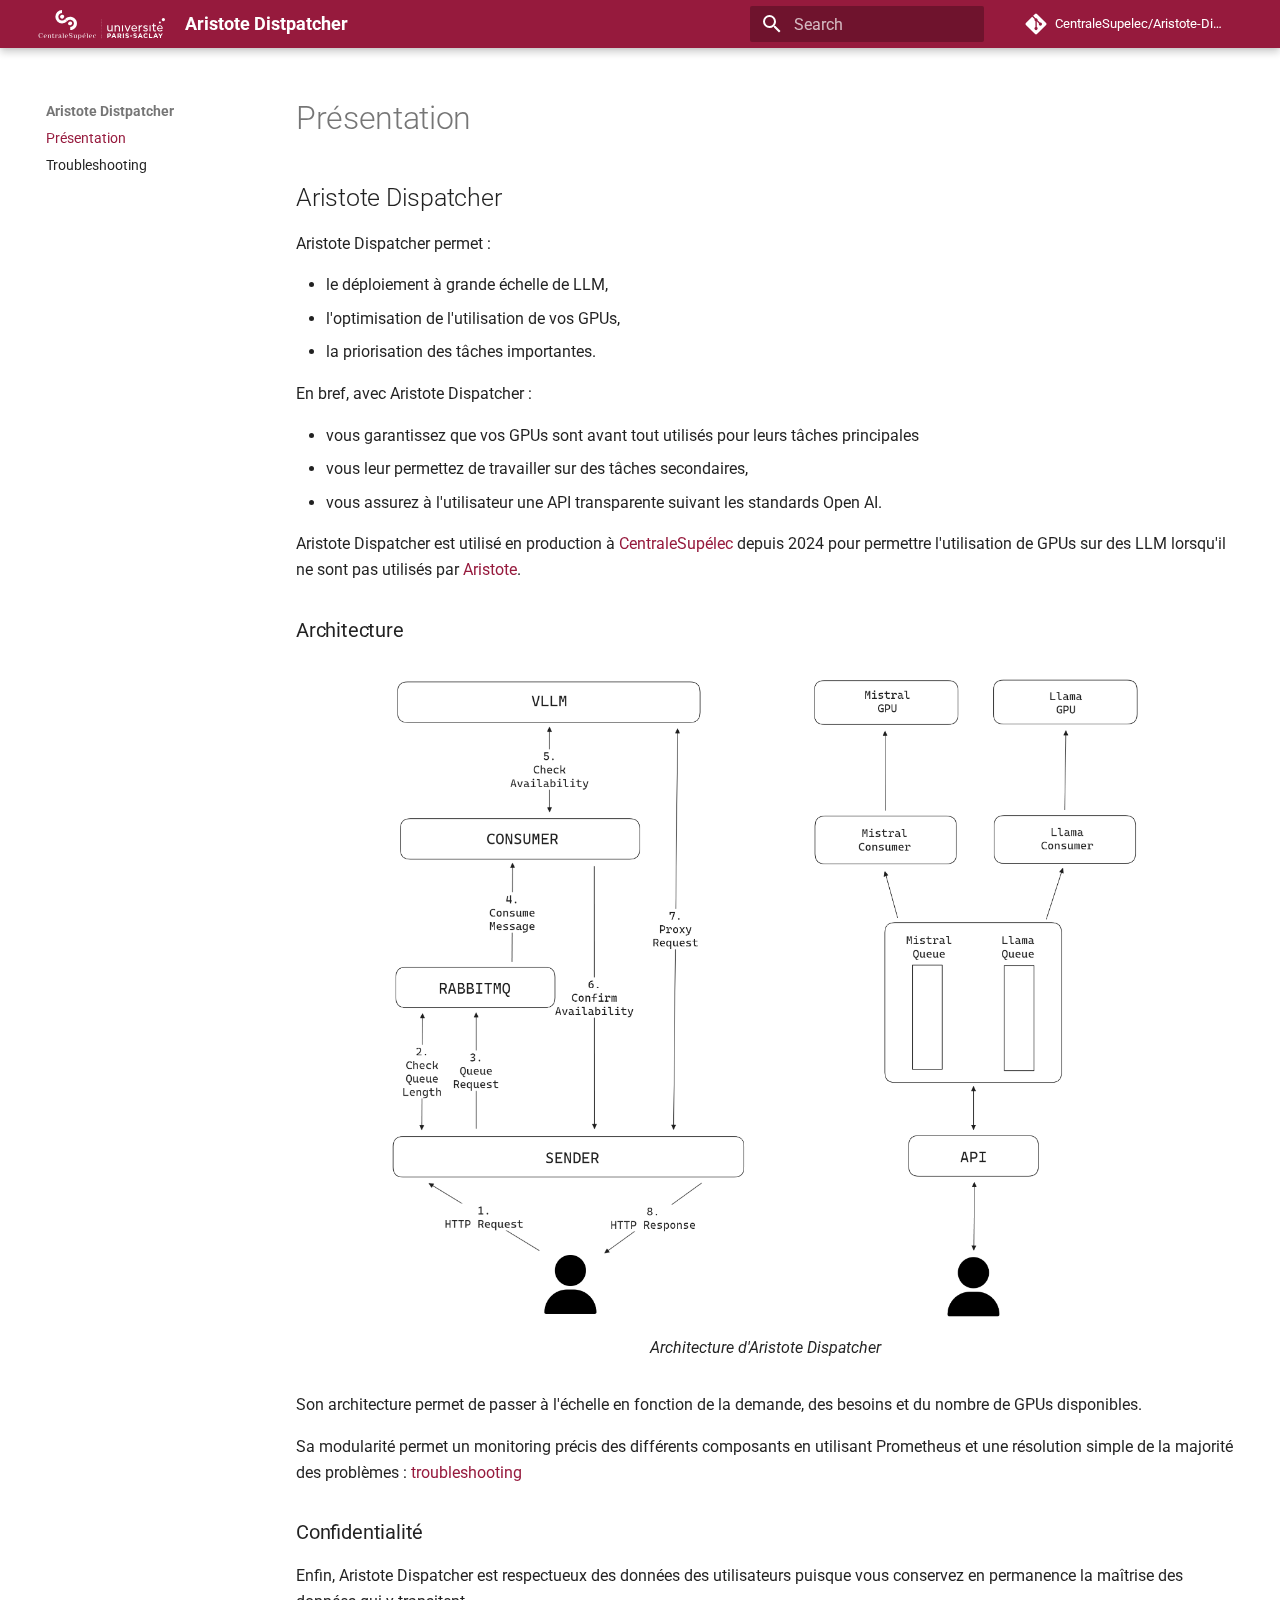
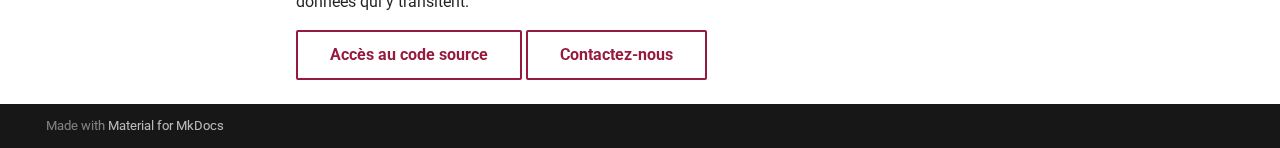
<file: index.html>
<!doctype html>
<html lang="en" class="no-js">
  <head>
    
      <meta charset="utf-8">
      <meta name="viewport" content="width=device-width,initial-scale=1">
      
        <meta name="description" content="Déploiement de LLM à grande échelle">
      
      
        <meta name="author" content="CentraleSupélec">
      
      
        <link rel="canonical" href="https://centralesupelec.github.io/aristote-dispatcher/">
      
      
      
        <link rel="next" href="troubleshooting/">
      
      
      <link rel="icon" href="assets/favicon.ico">
      <meta name="generator" content="mkdocs-1.6.1, mkdocs-material-9.6.12">
    
    
      
        <title>Aristote Distpatcher</title>
      
    
    
      <link rel="stylesheet" href="assets/stylesheets/main.2afb09e1.min.css">
      
        
        <link rel="stylesheet" href="assets/stylesheets/palette.06af60db.min.css">
      
      


    
    
      
    
    
      
        
        
        <link rel="preconnect" href="https://fonts.gstatic.com" crossorigin>
        <link rel="stylesheet" href="https://fonts.googleapis.com/css?family=Roboto:300,300i,400,400i,700,700i%7CRoboto+Mono:400,400i,700,700i&display=fallback">
        <style>:root{--md-text-font:"Roboto";--md-code-font:"Roboto Mono"}</style>
      
    
    
      <link rel="stylesheet" href="stylesheets/extra.css">
    
    <script>__md_scope=new URL(".",location),__md_hash=e=>[...e].reduce(((e,_)=>(e<<5)-e+_.charCodeAt(0)),0),__md_get=(e,_=localStorage,t=__md_scope)=>JSON.parse(_.getItem(t.pathname+"."+e)),__md_set=(e,_,t=localStorage,a=__md_scope)=>{try{t.setItem(a.pathname+"."+e,JSON.stringify(_))}catch(e){}}</script>
    
      

    
    
    
  </head>
  
  
    
    
    
    
    
    <body dir="ltr" data-md-color-scheme="default" data-md-color-primary="custom" data-md-color-accent="custom">
  
    
    <input class="md-toggle" data-md-toggle="drawer" type="checkbox" id="__drawer" autocomplete="off">
    <input class="md-toggle" data-md-toggle="search" type="checkbox" id="__search" autocomplete="off">
    <label class="md-overlay" for="__drawer"></label>
    <div data-md-component="skip">
      
        
        <a href="#aristote-dispatcher" class="md-skip">
          Skip to content
        </a>
      
    </div>
    <div data-md-component="announce">
      
    </div>
    
    
      

  

<header class="md-header md-header--shadow" data-md-component="header">
  <nav class="md-header__inner md-grid" aria-label="Header">
    <a href="." title="Aristote Distpatcher" class="md-header__button md-logo" aria-label="Aristote Distpatcher" data-md-component="logo">
      
  <img src="assets/logo.svg" alt="logo">

    </a>
    <label class="md-header__button md-icon" for="__drawer">
      
      <svg xmlns="http://www.w3.org/2000/svg" viewBox="0 0 24 24"><path d="M3 6h18v2H3zm0 5h18v2H3zm0 5h18v2H3z"/></svg>
    </label>
    <div class="md-header__title" data-md-component="header-title">
      <div class="md-header__ellipsis">
        <div class="md-header__topic">
          <span class="md-ellipsis">
            Aristote Distpatcher
          </span>
        </div>
        <div class="md-header__topic" data-md-component="header-topic">
          <span class="md-ellipsis">
            
              Présentation
            
          </span>
        </div>
      </div>
    </div>
    
      
    
    
    
    
      
      
        <label class="md-header__button md-icon" for="__search">
          
          <svg xmlns="http://www.w3.org/2000/svg" viewBox="0 0 24 24"><path d="M9.5 3A6.5 6.5 0 0 1 16 9.5c0 1.61-.59 3.09-1.56 4.23l.27.27h.79l5 5-1.5 1.5-5-5v-.79l-.27-.27A6.52 6.52 0 0 1 9.5 16 6.5 6.5 0 0 1 3 9.5 6.5 6.5 0 0 1 9.5 3m0 2C7 5 5 7 5 9.5S7 14 9.5 14 14 12 14 9.5 12 5 9.5 5"/></svg>
        </label>
        <div class="md-search" data-md-component="search" role="dialog">
  <label class="md-search__overlay" for="__search"></label>
  <div class="md-search__inner" role="search">
    <form class="md-search__form" name="search">
      <input type="text" class="md-search__input" name="query" aria-label="Search" placeholder="Search" autocapitalize="off" autocorrect="off" autocomplete="off" spellcheck="false" data-md-component="search-query" required>
      <label class="md-search__icon md-icon" for="__search">
        
        <svg xmlns="http://www.w3.org/2000/svg" viewBox="0 0 24 24"><path d="M9.5 3A6.5 6.5 0 0 1 16 9.5c0 1.61-.59 3.09-1.56 4.23l.27.27h.79l5 5-1.5 1.5-5-5v-.79l-.27-.27A6.52 6.52 0 0 1 9.5 16 6.5 6.5 0 0 1 3 9.5 6.5 6.5 0 0 1 9.5 3m0 2C7 5 5 7 5 9.5S7 14 9.5 14 14 12 14 9.5 12 5 9.5 5"/></svg>
        
        <svg xmlns="http://www.w3.org/2000/svg" viewBox="0 0 24 24"><path d="M20 11v2H8l5.5 5.5-1.42 1.42L4.16 12l7.92-7.92L13.5 5.5 8 11z"/></svg>
      </label>
      <nav class="md-search__options" aria-label="Search">
        
        <button type="reset" class="md-search__icon md-icon" title="Clear" aria-label="Clear" tabindex="-1">
          
          <svg xmlns="http://www.w3.org/2000/svg" viewBox="0 0 24 24"><path d="M19 6.41 17.59 5 12 10.59 6.41 5 5 6.41 10.59 12 5 17.59 6.41 19 12 13.41 17.59 19 19 17.59 13.41 12z"/></svg>
        </button>
      </nav>
      
    </form>
    <div class="md-search__output">
      <div class="md-search__scrollwrap" tabindex="0" data-md-scrollfix>
        <div class="md-search-result" data-md-component="search-result">
          <div class="md-search-result__meta">
            Initializing search
          </div>
          <ol class="md-search-result__list" role="presentation"></ol>
        </div>
      </div>
    </div>
  </div>
</div>
      
    
    
      <div class="md-header__source">
        <a href="https://github.com/centralesupelec/aristote-dispatcher" title="Go to repository" class="md-source" data-md-component="source">
  <div class="md-source__icon md-icon">
    
    <svg xmlns="http://www.w3.org/2000/svg" viewBox="0 0 448 512"><!--! Font Awesome Free 6.7.2 by @fontawesome - https://fontawesome.com License - https://fontawesome.com/license/free (Icons: CC BY 4.0, Fonts: SIL OFL 1.1, Code: MIT License) Copyright 2024 Fonticons, Inc.--><path d="M439.55 236.05 244 40.45a28.87 28.87 0 0 0-40.81 0l-40.66 40.63 51.52 51.52c27.06-9.14 52.68 16.77 43.39 43.68l49.66 49.66c34.23-11.8 61.18 31 35.47 56.69-26.49 26.49-70.21-2.87-56-37.34L240.22 199v121.85c25.3 12.54 22.26 41.85 9.08 55a34.34 34.34 0 0 1-48.55 0c-17.57-17.6-11.07-46.91 11.25-56v-123c-20.8-8.51-24.6-30.74-18.64-45L142.57 101 8.45 235.14a28.86 28.86 0 0 0 0 40.81l195.61 195.6a28.86 28.86 0 0 0 40.8 0l194.69-194.69a28.86 28.86 0 0 0 0-40.81"/></svg>
  </div>
  <div class="md-source__repository">
    CentraleSupelec/Aristote-Dispatcher
  </div>
</a>
      </div>
    
  </nav>
  
</header>
    
    <div class="md-container" data-md-component="container">
      
      
        
          
        
      
      <main class="md-main" data-md-component="main">
        <div class="md-main__inner md-grid">
          
            
              
                
              
              <div class="md-sidebar md-sidebar--primary" data-md-component="sidebar" data-md-type="navigation" >
                <div class="md-sidebar__scrollwrap">
                  <div class="md-sidebar__inner">
                    



<nav class="md-nav md-nav--primary" aria-label="Navigation" data-md-level="0">
  <label class="md-nav__title" for="__drawer">
    <a href="." title="Aristote Distpatcher" class="md-nav__button md-logo" aria-label="Aristote Distpatcher" data-md-component="logo">
      
  <img src="assets/logo.svg" alt="logo">

    </a>
    Aristote Distpatcher
  </label>
  
    <div class="md-nav__source">
      <a href="https://github.com/centralesupelec/aristote-dispatcher" title="Go to repository" class="md-source" data-md-component="source">
  <div class="md-source__icon md-icon">
    
    <svg xmlns="http://www.w3.org/2000/svg" viewBox="0 0 448 512"><!--! Font Awesome Free 6.7.2 by @fontawesome - https://fontawesome.com License - https://fontawesome.com/license/free (Icons: CC BY 4.0, Fonts: SIL OFL 1.1, Code: MIT License) Copyright 2024 Fonticons, Inc.--><path d="M439.55 236.05 244 40.45a28.87 28.87 0 0 0-40.81 0l-40.66 40.63 51.52 51.52c27.06-9.14 52.68 16.77 43.39 43.68l49.66 49.66c34.23-11.8 61.18 31 35.47 56.69-26.49 26.49-70.21-2.87-56-37.34L240.22 199v121.85c25.3 12.54 22.26 41.85 9.08 55a34.34 34.34 0 0 1-48.55 0c-17.57-17.6-11.07-46.91 11.25-56v-123c-20.8-8.51-24.6-30.74-18.64-45L142.57 101 8.45 235.14a28.86 28.86 0 0 0 0 40.81l195.61 195.6a28.86 28.86 0 0 0 40.8 0l194.69-194.69a28.86 28.86 0 0 0 0-40.81"/></svg>
  </div>
  <div class="md-source__repository">
    CentraleSupelec/Aristote-Dispatcher
  </div>
</a>
    </div>
  
  <ul class="md-nav__list" data-md-scrollfix>
    
      
      
  
  
    
  
  
  
    <li class="md-nav__item md-nav__item--active">
      
      <input class="md-nav__toggle md-toggle" type="checkbox" id="__toc">
      
      
      
        <label class="md-nav__link md-nav__link--active" for="__toc">
          
  
  
  <span class="md-ellipsis">
    Présentation
    
  </span>
  

          <span class="md-nav__icon md-icon"></span>
        </label>
      
      <a href="." class="md-nav__link md-nav__link--active">
        
  
  
  <span class="md-ellipsis">
    Présentation
    
  </span>
  

      </a>
      
        

<nav class="md-nav md-nav--secondary" aria-label="Table of contents">
  
  
  
  
    <label class="md-nav__title" for="__toc">
      <span class="md-nav__icon md-icon"></span>
      Table of contents
    </label>
    <ul class="md-nav__list" data-md-component="toc" data-md-scrollfix>
      
        <li class="md-nav__item">
  <a href="#aristote-dispatcher" class="md-nav__link">
    <span class="md-ellipsis">
      Aristote Dispatcher
    </span>
  </a>
  
    <nav class="md-nav" aria-label="Aristote Dispatcher">
      <ul class="md-nav__list">
        
          <li class="md-nav__item">
  <a href="#architecture" class="md-nav__link">
    <span class="md-ellipsis">
      Architecture
    </span>
  </a>
  
</li>
        
          <li class="md-nav__item">
  <a href="#confidentialite" class="md-nav__link">
    <span class="md-ellipsis">
      Confidentialité
    </span>
  </a>
  
</li>
        
      </ul>
    </nav>
  
</li>
      
    </ul>
  
</nav>
      
    </li>
  

    
      
      
  
  
  
  
    <li class="md-nav__item">
      <a href="troubleshooting/" class="md-nav__link">
        
  
  
  <span class="md-ellipsis">
    Troubleshooting
    
  </span>
  

      </a>
    </li>
  

    
  </ul>
</nav>
                  </div>
                </div>
              </div>
            
            
              
                
              
              <div class="md-sidebar md-sidebar--secondary" data-md-component="sidebar" data-md-type="toc" hidden>
                <div class="md-sidebar__scrollwrap">
                  <div class="md-sidebar__inner">
                    

<nav class="md-nav md-nav--secondary" aria-label="Table of contents">
  
  
  
  
    <label class="md-nav__title" for="__toc">
      <span class="md-nav__icon md-icon"></span>
      Table of contents
    </label>
    <ul class="md-nav__list" data-md-component="toc" data-md-scrollfix>
      
        <li class="md-nav__item">
  <a href="#aristote-dispatcher" class="md-nav__link">
    <span class="md-ellipsis">
      Aristote Dispatcher
    </span>
  </a>
  
    <nav class="md-nav" aria-label="Aristote Dispatcher">
      <ul class="md-nav__list">
        
          <li class="md-nav__item">
  <a href="#architecture" class="md-nav__link">
    <span class="md-ellipsis">
      Architecture
    </span>
  </a>
  
</li>
        
          <li class="md-nav__item">
  <a href="#confidentialite" class="md-nav__link">
    <span class="md-ellipsis">
      Confidentialité
    </span>
  </a>
  
</li>
        
      </ul>
    </nav>
  
</li>
      
    </ul>
  
</nav>
                  </div>
                </div>
              </div>
            
          
          
            <div class="md-content" data-md-component="content">
              <article class="md-content__inner md-typeset">
                
                  
  



  
  


  <h1>Présentation</h1>

<h2 id="aristote-dispatcher">Aristote Dispatcher</h2>
<p>Aristote Dispatcher permet :</p>
<ul>
<li>le déploiement à grande échelle de LLM,</li>
<li>l'optimisation de l'utilisation de vos GPUs,</li>
<li>la priorisation des tâches importantes.</li>
</ul>
<p>En bref, avec Aristote Dispatcher :</p>
<ul>
<li>vous garantissez que vos GPUs sont avant tout utilisés pour leurs tâches principales</li>
<li>vous leur permettez de travailler sur des tâches secondaires,</li>
<li>vous assurez à l'utilisateur une API transparente suivant les standards Open AI.</li>
</ul>
<p>Aristote Dispatcher est utilisé en production à <a href="https://www.centralesupelec.fr">CentraleSupélec</a> depuis 2024 pour permettre l'utilisation de GPUs sur des LLM lorsqu'il ne sont pas utilisés par <a href="https://www.centralesupelec.fr/fr/aristote-une-ia-au-service-de-lenseignement-superieur">Aristote</a>.</p>
<h3 id="architecture">Architecture</h3>
<figure>
<p><img alt="Image Architecture" src="assets/architecture.webp" width="750" />
  </p>
<figcaption>Architecture d'Aristote Dispatcher</figcaption>
</figure>
<p>Son architecture permet de passer à l'échelle en fonction de la demande, des besoins et du nombre de GPUs disponibles.</p>
<p>Sa modularité permet un monitoring précis des différents composants en utilisant Prometheus et une résolution simple de la majorité des problèmes : <a href="/aristote-dispatcher/troubleshooting/">troubleshooting</a></p>
<h3 id="confidentialite">Confidentialité</h3>
<p>Enfin, Aristote Dispatcher est respectueux des données des utilisateurs puisque vous conservez en permanence la maîtrise des données qui y transitent.</p>
<p><a class="md-button" href="https://github.com/CentraleSupelec/aristote-dispatcher">Accès au code source</a>
<a class="md-button" href="mailto:contact.opensource@centralesupelec.fr">Contactez-nous</a></p>







  
  




  



                
              </article>
            </div>
          
          
<script>var target=document.getElementById(location.hash.slice(1));target&&target.name&&(target.checked=target.name.startsWith("__tabbed_"))</script>
        </div>
        
      </main>
      
        <footer class="md-footer">
  
  <div class="md-footer-meta md-typeset">
    <div class="md-footer-meta__inner md-grid">
      <div class="md-copyright">
  
  
    Made with
    <a href="https://squidfunk.github.io/mkdocs-material/" target="_blank" rel="noopener">
      Material for MkDocs
    </a>
  
</div>
      
    </div>
  </div>
</footer>
      
    </div>
    <div class="md-dialog" data-md-component="dialog">
      <div class="md-dialog__inner md-typeset"></div>
    </div>
    
    
    
      
      <script id="__config" type="application/json">{"base": ".", "features": [], "search": "assets/javascripts/workers/search.f8cc74c7.min.js", "tags": null, "translations": {"clipboard.copied": "Copied to clipboard", "clipboard.copy": "Copy to clipboard", "search.result.more.one": "1 more on this page", "search.result.more.other": "# more on this page", "search.result.none": "No matching documents", "search.result.one": "1 matching document", "search.result.other": "# matching documents", "search.result.placeholder": "Type to start searching", "search.result.term.missing": "Missing", "select.version": "Select version"}, "version": null}</script>
    
    
      <script src="assets/javascripts/bundle.c8b220af.min.js"></script>
      
    
  </body>
</html>
</file>
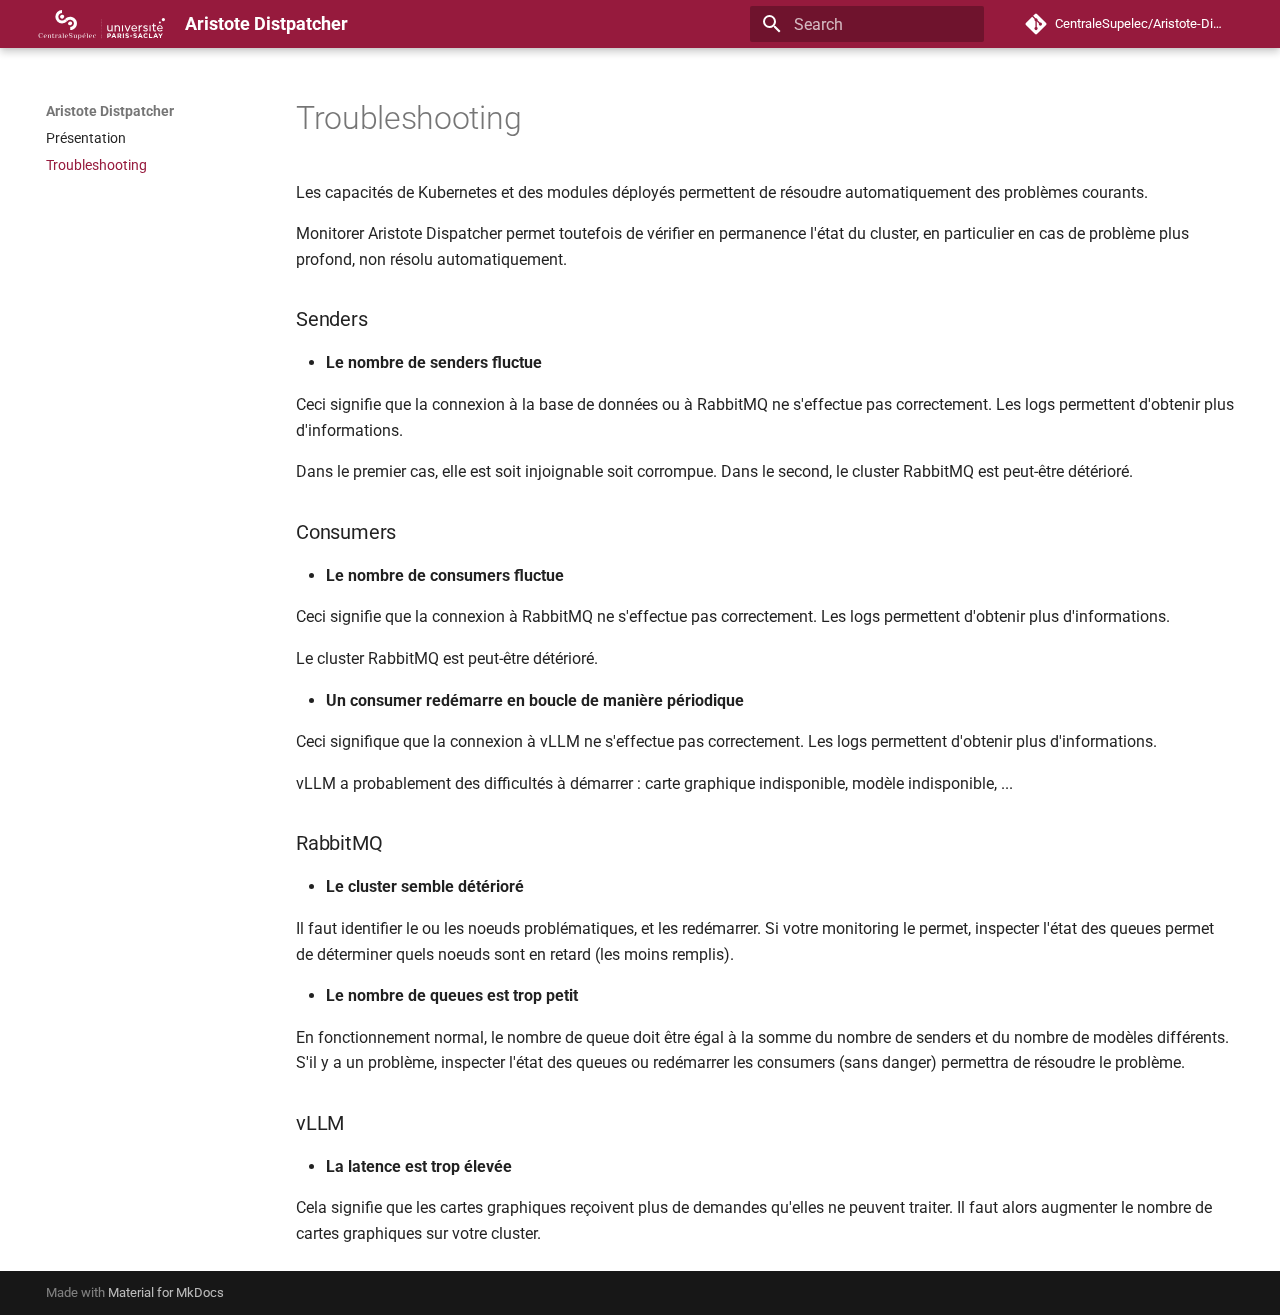
<file: troubleshooting/index.html>
<!doctype html>
<html lang="en" class="no-js">
  <head>
    
      <meta charset="utf-8">
      <meta name="viewport" content="width=device-width,initial-scale=1">
      
        <meta name="description" content="Déploiement de LLM à grande échelle">
      
      
        <meta name="author" content="CentraleSupélec">
      
      
        <link rel="canonical" href="https://centralesupelec.github.io/aristote-dispatcher/troubleshooting/">
      
      
        <link rel="prev" href="..">
      
      
      
      <link rel="icon" href="../assets/favicon.ico">
      <meta name="generator" content="mkdocs-1.6.1, mkdocs-material-9.6.12">
    
    
      
        <title>Troubleshooting - Aristote Distpatcher</title>
      
    
    
      <link rel="stylesheet" href="../assets/stylesheets/main.2afb09e1.min.css">
      
        
        <link rel="stylesheet" href="../assets/stylesheets/palette.06af60db.min.css">
      
      


    
    
      
    
    
      
        
        
        <link rel="preconnect" href="https://fonts.gstatic.com" crossorigin>
        <link rel="stylesheet" href="https://fonts.googleapis.com/css?family=Roboto:300,300i,400,400i,700,700i%7CRoboto+Mono:400,400i,700,700i&display=fallback">
        <style>:root{--md-text-font:"Roboto";--md-code-font:"Roboto Mono"}</style>
      
    
    
      <link rel="stylesheet" href="../stylesheets/extra.css">
    
    <script>__md_scope=new URL("..",location),__md_hash=e=>[...e].reduce(((e,_)=>(e<<5)-e+_.charCodeAt(0)),0),__md_get=(e,_=localStorage,t=__md_scope)=>JSON.parse(_.getItem(t.pathname+"."+e)),__md_set=(e,_,t=localStorage,a=__md_scope)=>{try{t.setItem(a.pathname+"."+e,JSON.stringify(_))}catch(e){}}</script>
    
      

    
    
    
  </head>
  
  
    
    
    
    
    
    <body dir="ltr" data-md-color-scheme="default" data-md-color-primary="custom" data-md-color-accent="custom">
  
    
    <input class="md-toggle" data-md-toggle="drawer" type="checkbox" id="__drawer" autocomplete="off">
    <input class="md-toggle" data-md-toggle="search" type="checkbox" id="__search" autocomplete="off">
    <label class="md-overlay" for="__drawer"></label>
    <div data-md-component="skip">
      
        
        <a href="#senders" class="md-skip">
          Skip to content
        </a>
      
    </div>
    <div data-md-component="announce">
      
    </div>
    
    
      

  

<header class="md-header md-header--shadow" data-md-component="header">
  <nav class="md-header__inner md-grid" aria-label="Header">
    <a href=".." title="Aristote Distpatcher" class="md-header__button md-logo" aria-label="Aristote Distpatcher" data-md-component="logo">
      
  <img src="../assets/logo.svg" alt="logo">

    </a>
    <label class="md-header__button md-icon" for="__drawer">
      
      <svg xmlns="http://www.w3.org/2000/svg" viewBox="0 0 24 24"><path d="M3 6h18v2H3zm0 5h18v2H3zm0 5h18v2H3z"/></svg>
    </label>
    <div class="md-header__title" data-md-component="header-title">
      <div class="md-header__ellipsis">
        <div class="md-header__topic">
          <span class="md-ellipsis">
            Aristote Distpatcher
          </span>
        </div>
        <div class="md-header__topic" data-md-component="header-topic">
          <span class="md-ellipsis">
            
              Troubleshooting
            
          </span>
        </div>
      </div>
    </div>
    
      
    
    
    
    
      
      
        <label class="md-header__button md-icon" for="__search">
          
          <svg xmlns="http://www.w3.org/2000/svg" viewBox="0 0 24 24"><path d="M9.5 3A6.5 6.5 0 0 1 16 9.5c0 1.61-.59 3.09-1.56 4.23l.27.27h.79l5 5-1.5 1.5-5-5v-.79l-.27-.27A6.52 6.52 0 0 1 9.5 16 6.5 6.5 0 0 1 3 9.5 6.5 6.5 0 0 1 9.5 3m0 2C7 5 5 7 5 9.5S7 14 9.5 14 14 12 14 9.5 12 5 9.5 5"/></svg>
        </label>
        <div class="md-search" data-md-component="search" role="dialog">
  <label class="md-search__overlay" for="__search"></label>
  <div class="md-search__inner" role="search">
    <form class="md-search__form" name="search">
      <input type="text" class="md-search__input" name="query" aria-label="Search" placeholder="Search" autocapitalize="off" autocorrect="off" autocomplete="off" spellcheck="false" data-md-component="search-query" required>
      <label class="md-search__icon md-icon" for="__search">
        
        <svg xmlns="http://www.w3.org/2000/svg" viewBox="0 0 24 24"><path d="M9.5 3A6.5 6.5 0 0 1 16 9.5c0 1.61-.59 3.09-1.56 4.23l.27.27h.79l5 5-1.5 1.5-5-5v-.79l-.27-.27A6.52 6.52 0 0 1 9.5 16 6.5 6.5 0 0 1 3 9.5 6.5 6.5 0 0 1 9.5 3m0 2C7 5 5 7 5 9.5S7 14 9.5 14 14 12 14 9.5 12 5 9.5 5"/></svg>
        
        <svg xmlns="http://www.w3.org/2000/svg" viewBox="0 0 24 24"><path d="M20 11v2H8l5.5 5.5-1.42 1.42L4.16 12l7.92-7.92L13.5 5.5 8 11z"/></svg>
      </label>
      <nav class="md-search__options" aria-label="Search">
        
        <button type="reset" class="md-search__icon md-icon" title="Clear" aria-label="Clear" tabindex="-1">
          
          <svg xmlns="http://www.w3.org/2000/svg" viewBox="0 0 24 24"><path d="M19 6.41 17.59 5 12 10.59 6.41 5 5 6.41 10.59 12 5 17.59 6.41 19 12 13.41 17.59 19 19 17.59 13.41 12z"/></svg>
        </button>
      </nav>
      
    </form>
    <div class="md-search__output">
      <div class="md-search__scrollwrap" tabindex="0" data-md-scrollfix>
        <div class="md-search-result" data-md-component="search-result">
          <div class="md-search-result__meta">
            Initializing search
          </div>
          <ol class="md-search-result__list" role="presentation"></ol>
        </div>
      </div>
    </div>
  </div>
</div>
      
    
    
      <div class="md-header__source">
        <a href="https://github.com/centralesupelec/aristote-dispatcher" title="Go to repository" class="md-source" data-md-component="source">
  <div class="md-source__icon md-icon">
    
    <svg xmlns="http://www.w3.org/2000/svg" viewBox="0 0 448 512"><!--! Font Awesome Free 6.7.2 by @fontawesome - https://fontawesome.com License - https://fontawesome.com/license/free (Icons: CC BY 4.0, Fonts: SIL OFL 1.1, Code: MIT License) Copyright 2024 Fonticons, Inc.--><path d="M439.55 236.05 244 40.45a28.87 28.87 0 0 0-40.81 0l-40.66 40.63 51.52 51.52c27.06-9.14 52.68 16.77 43.39 43.68l49.66 49.66c34.23-11.8 61.18 31 35.47 56.69-26.49 26.49-70.21-2.87-56-37.34L240.22 199v121.85c25.3 12.54 22.26 41.85 9.08 55a34.34 34.34 0 0 1-48.55 0c-17.57-17.6-11.07-46.91 11.25-56v-123c-20.8-8.51-24.6-30.74-18.64-45L142.57 101 8.45 235.14a28.86 28.86 0 0 0 0 40.81l195.61 195.6a28.86 28.86 0 0 0 40.8 0l194.69-194.69a28.86 28.86 0 0 0 0-40.81"/></svg>
  </div>
  <div class="md-source__repository">
    CentraleSupelec/Aristote-Dispatcher
  </div>
</a>
      </div>
    
  </nav>
  
</header>
    
    <div class="md-container" data-md-component="container">
      
      
        
          
        
      
      <main class="md-main" data-md-component="main">
        <div class="md-main__inner md-grid">
          
            
              
                
              
              <div class="md-sidebar md-sidebar--primary" data-md-component="sidebar" data-md-type="navigation" >
                <div class="md-sidebar__scrollwrap">
                  <div class="md-sidebar__inner">
                    



<nav class="md-nav md-nav--primary" aria-label="Navigation" data-md-level="0">
  <label class="md-nav__title" for="__drawer">
    <a href=".." title="Aristote Distpatcher" class="md-nav__button md-logo" aria-label="Aristote Distpatcher" data-md-component="logo">
      
  <img src="../assets/logo.svg" alt="logo">

    </a>
    Aristote Distpatcher
  </label>
  
    <div class="md-nav__source">
      <a href="https://github.com/centralesupelec/aristote-dispatcher" title="Go to repository" class="md-source" data-md-component="source">
  <div class="md-source__icon md-icon">
    
    <svg xmlns="http://www.w3.org/2000/svg" viewBox="0 0 448 512"><!--! Font Awesome Free 6.7.2 by @fontawesome - https://fontawesome.com License - https://fontawesome.com/license/free (Icons: CC BY 4.0, Fonts: SIL OFL 1.1, Code: MIT License) Copyright 2024 Fonticons, Inc.--><path d="M439.55 236.05 244 40.45a28.87 28.87 0 0 0-40.81 0l-40.66 40.63 51.52 51.52c27.06-9.14 52.68 16.77 43.39 43.68l49.66 49.66c34.23-11.8 61.18 31 35.47 56.69-26.49 26.49-70.21-2.87-56-37.34L240.22 199v121.85c25.3 12.54 22.26 41.85 9.08 55a34.34 34.34 0 0 1-48.55 0c-17.57-17.6-11.07-46.91 11.25-56v-123c-20.8-8.51-24.6-30.74-18.64-45L142.57 101 8.45 235.14a28.86 28.86 0 0 0 0 40.81l195.61 195.6a28.86 28.86 0 0 0 40.8 0l194.69-194.69a28.86 28.86 0 0 0 0-40.81"/></svg>
  </div>
  <div class="md-source__repository">
    CentraleSupelec/Aristote-Dispatcher
  </div>
</a>
    </div>
  
  <ul class="md-nav__list" data-md-scrollfix>
    
      
      
  
  
  
  
    <li class="md-nav__item">
      <a href=".." class="md-nav__link">
        
  
  
  <span class="md-ellipsis">
    Présentation
    
  </span>
  

      </a>
    </li>
  

    
      
      
  
  
    
  
  
  
    <li class="md-nav__item md-nav__item--active">
      
      <input class="md-nav__toggle md-toggle" type="checkbox" id="__toc">
      
      
      
        <label class="md-nav__link md-nav__link--active" for="__toc">
          
  
  
  <span class="md-ellipsis">
    Troubleshooting
    
  </span>
  

          <span class="md-nav__icon md-icon"></span>
        </label>
      
      <a href="./" class="md-nav__link md-nav__link--active">
        
  
  
  <span class="md-ellipsis">
    Troubleshooting
    
  </span>
  

      </a>
      
        

<nav class="md-nav md-nav--secondary" aria-label="Table of contents">
  
  
  
  
    <label class="md-nav__title" for="__toc">
      <span class="md-nav__icon md-icon"></span>
      Table of contents
    </label>
    <ul class="md-nav__list" data-md-component="toc" data-md-scrollfix>
      
        <li class="md-nav__item">
  <a href="#senders" class="md-nav__link">
    <span class="md-ellipsis">
      Senders
    </span>
  </a>
  
</li>
      
        <li class="md-nav__item">
  <a href="#consumers" class="md-nav__link">
    <span class="md-ellipsis">
      Consumers
    </span>
  </a>
  
</li>
      
        <li class="md-nav__item">
  <a href="#rabbitmq" class="md-nav__link">
    <span class="md-ellipsis">
      RabbitMQ
    </span>
  </a>
  
</li>
      
        <li class="md-nav__item">
  <a href="#vllm" class="md-nav__link">
    <span class="md-ellipsis">
      vLLM
    </span>
  </a>
  
</li>
      
    </ul>
  
</nav>
      
    </li>
  

    
  </ul>
</nav>
                  </div>
                </div>
              </div>
            
            
              
                
              
              <div class="md-sidebar md-sidebar--secondary" data-md-component="sidebar" data-md-type="toc" hidden>
                <div class="md-sidebar__scrollwrap">
                  <div class="md-sidebar__inner">
                    

<nav class="md-nav md-nav--secondary" aria-label="Table of contents">
  
  
  
  
    <label class="md-nav__title" for="__toc">
      <span class="md-nav__icon md-icon"></span>
      Table of contents
    </label>
    <ul class="md-nav__list" data-md-component="toc" data-md-scrollfix>
      
        <li class="md-nav__item">
  <a href="#senders" class="md-nav__link">
    <span class="md-ellipsis">
      Senders
    </span>
  </a>
  
</li>
      
        <li class="md-nav__item">
  <a href="#consumers" class="md-nav__link">
    <span class="md-ellipsis">
      Consumers
    </span>
  </a>
  
</li>
      
        <li class="md-nav__item">
  <a href="#rabbitmq" class="md-nav__link">
    <span class="md-ellipsis">
      RabbitMQ
    </span>
  </a>
  
</li>
      
        <li class="md-nav__item">
  <a href="#vllm" class="md-nav__link">
    <span class="md-ellipsis">
      vLLM
    </span>
  </a>
  
</li>
      
    </ul>
  
</nav>
                  </div>
                </div>
              </div>
            
          
          
            <div class="md-content" data-md-component="content">
              <article class="md-content__inner md-typeset">
                
                  
  



  
  


  <h1>Troubleshooting</h1>

<p>Les capacités de Kubernetes et des modules déployés permettent de résoudre automatiquement des problèmes courants.</p>
<p>Monitorer Aristote Dispatcher permet toutefois de vérifier en permanence l'état du cluster, en particulier en cas de problème plus profond, non résolu automatiquement.</p>
<h3 id="senders">Senders</h3>
<ul>
<li><strong>Le nombre de senders fluctue</strong></li>
</ul>
<p>Ceci signifie que la connexion à la base de données ou à RabbitMQ ne s'effectue pas correctement. Les logs permettent d'obtenir plus d'informations.</p>
<p>Dans le premier cas, elle est soit injoignable soit corrompue. Dans le second, le cluster RabbitMQ est peut-être détérioré.</p>
<h3 id="consumers">Consumers</h3>
<ul>
<li><strong>Le nombre de consumers fluctue</strong></li>
</ul>
<p>Ceci signifie que la connexion à RabbitMQ ne s'effectue pas correctement. Les logs permettent d'obtenir plus d'informations.</p>
<p>Le cluster RabbitMQ est peut-être détérioré.</p>
<ul>
<li><strong>Un consumer redémarre en boucle de manière périodique</strong></li>
</ul>
<p>Ceci signifique que la connexion à vLLM ne s'effectue pas correctement. Les logs permettent d'obtenir plus d'informations.</p>
<p>vLLM a probablement des difficultés à démarrer : carte graphique indisponible, modèle indisponible, ...</p>
<h3 id="rabbitmq">RabbitMQ</h3>
<ul>
<li><strong>Le cluster semble détérioré</strong></li>
</ul>
<p>Il faut identifier le ou les noeuds problématiques, et les redémarrer. Si votre monitoring le permet, inspecter l'état des queues permet de déterminer quels noeuds sont en retard (les moins remplis).</p>
<ul>
<li><strong>Le nombre de queues est trop petit</strong></li>
</ul>
<p>En fonctionnement normal, le nombre de queue doit être égal à la somme du nombre de senders et du nombre de modèles différents. S'il y a un problème, inspecter l'état des queues ou redémarrer les consumers (sans danger) permettra de résoudre le problème.</p>
<h3 id="vllm">vLLM</h3>
<ul>
<li><strong>La latence est trop élevée</strong></li>
</ul>
<p>Cela signifie que les cartes graphiques reçoivent plus de demandes qu'elles ne peuvent traiter. Il faut alors augmenter le nombre de cartes graphiques sur votre cluster.</p>







  
  




  



                
              </article>
            </div>
          
          
<script>var target=document.getElementById(location.hash.slice(1));target&&target.name&&(target.checked=target.name.startsWith("__tabbed_"))</script>
        </div>
        
      </main>
      
        <footer class="md-footer">
  
  <div class="md-footer-meta md-typeset">
    <div class="md-footer-meta__inner md-grid">
      <div class="md-copyright">
  
  
    Made with
    <a href="https://squidfunk.github.io/mkdocs-material/" target="_blank" rel="noopener">
      Material for MkDocs
    </a>
  
</div>
      
    </div>
  </div>
</footer>
      
    </div>
    <div class="md-dialog" data-md-component="dialog">
      <div class="md-dialog__inner md-typeset"></div>
    </div>
    
    
    
      
      <script id="__config" type="application/json">{"base": "..", "features": [], "search": "../assets/javascripts/workers/search.f8cc74c7.min.js", "tags": null, "translations": {"clipboard.copied": "Copied to clipboard", "clipboard.copy": "Copy to clipboard", "search.result.more.one": "1 more on this page", "search.result.more.other": "# more on this page", "search.result.none": "No matching documents", "search.result.one": "1 matching document", "search.result.other": "# matching documents", "search.result.placeholder": "Type to start searching", "search.result.term.missing": "Missing", "select.version": "Select version"}, "version": null}</script>
    
    
      <script src="../assets/javascripts/bundle.c8b220af.min.js"></script>
      
    
  </body>
</html>
</file>
<file: stylesheets/extra.css>
:root {
  --md-primary-fg-color: #961a3d;
  --md-primary-fg-color--light: #ecb7b7;
  --md-primary-fg-color--dark: #90030c;

  --md-accent-fg-color: #6e122c;
}

.md-header__button.md-logo {
  padding: 0;
  margin: 0;
}
.md-header__button.md-logo img,
.md-header__button.md-logo svg {
  height: 2rem;
}

.embed-responsive {
  position: relative;
  padding-bottom: 56.25%;
}

.embed-responsive iframe {
  position: absolute;
  top: 0;
  left: 0;
  bottom: 0;
  height: 100%;
  width: 100%;
  border: 0;
}
</file>
<file: assets/stylesheets/main.2afb09e1.min.css>
@charset "UTF-8";html{-webkit-text-size-adjust:none;-moz-text-size-adjust:none;text-size-adjust:none;box-sizing:border-box}*,:after,:before{box-sizing:inherit}@media (prefers-reduced-motion){*,:after,:before{transition:none!important}}body{margin:0}a,button,input,label{-webkit-tap-highlight-color:transparent}a{color:inherit;text-decoration:none}hr{border:0;box-sizing:initial;display:block;height:.05rem;overflow:visible;padding:0}small{font-size:80%}sub,sup{line-height:1em}img{border-style:none}table{border-collapse:initial;border-spacing:0}td,th{font-weight:400;vertical-align:top}button{background:#0000;border:0;font-family:inherit;font-size:inherit;margin:0;padding:0}input{border:0;outline:none}:root{--md-primary-fg-color:#4051b5;--md-primary-fg-color--light:#5d6cc0;--md-primary-fg-color--dark:#303fa1;--md-primary-bg-color:#fff;--md-primary-bg-color--light:#ffffffb3;--md-accent-fg-color:#526cfe;--md-accent-fg-color--transparent:#526cfe1a;--md-accent-bg-color:#fff;--md-accent-bg-color--light:#ffffffb3}[data-md-color-scheme=default]{color-scheme:light}[data-md-color-scheme=default] img[src$="#gh-dark-mode-only"],[data-md-color-scheme=default] img[src$="#only-dark"]{display:none}:root,[data-md-color-scheme=default]{--md-hue:225deg;--md-default-fg-color:#000000de;--md-default-fg-color--light:#0000008a;--md-default-fg-color--lighter:#00000052;--md-default-fg-color--lightest:#00000012;--md-default-bg-color:#fff;--md-default-bg-color--light:#ffffffb3;--md-default-bg-color--lighter:#ffffff4d;--md-default-bg-color--lightest:#ffffff1f;--md-code-fg-color:#36464e;--md-code-bg-color:#f5f5f5;--md-code-hl-color:#4287ff;--md-code-hl-color--light:#4287ff1a;--md-code-hl-number-color:#d52a2a;--md-code-hl-special-color:#db1457;--md-code-hl-function-color:#a846b9;--md-code-hl-constant-color:#6e59d9;--md-code-hl-keyword-color:#3f6ec6;--md-code-hl-string-color:#1c7d4d;--md-code-hl-name-color:var(--md-code-fg-color);--md-code-hl-operator-color:var(--md-default-fg-color--light);--md-code-hl-punctuation-color:var(--md-default-fg-color--light);--md-code-hl-comment-color:var(--md-default-fg-color--light);--md-code-hl-generic-color:var(--md-default-fg-color--light);--md-code-hl-variable-color:var(--md-default-fg-color--light);--md-typeset-color:var(--md-default-fg-color);--md-typeset-a-color:var(--md-primary-fg-color);--md-typeset-del-color:#f5503d26;--md-typeset-ins-color:#0bd57026;--md-typeset-kbd-color:#fafafa;--md-typeset-kbd-accent-color:#fff;--md-typeset-kbd-border-color:#b8b8b8;--md-typeset-mark-color:#ffff0080;--md-typeset-table-color:#0000001f;--md-typeset-table-color--light:rgba(0,0,0,.035);--md-admonition-fg-color:var(--md-default-fg-color);--md-admonition-bg-color:var(--md-default-bg-color);--md-warning-fg-color:#000000de;--md-warning-bg-color:#ff9;--md-footer-fg-color:#fff;--md-footer-fg-color--light:#ffffffb3;--md-footer-fg-color--lighter:#ffffff73;--md-footer-bg-color:#000000de;--md-footer-bg-color--dark:#00000052;--md-shadow-z1:0 0.2rem 0.5rem #0000000d,0 0 0.05rem #0000001a;--md-shadow-z2:0 0.2rem 0.5rem #0000001a,0 0 0.05rem #00000040;--md-shadow-z3:0 0.2rem 0.5rem #0003,0 0 0.05rem #00000059}.md-icon svg{fill:currentcolor;display:block;height:1.2rem;width:1.2rem}body{-webkit-font-smoothing:antialiased;-moz-osx-font-smoothing:grayscale;--md-text-font-family:var(--md-text-font,_),-apple-system,BlinkMacSystemFont,Helvetica,Arial,sans-serif;--md-code-font-family:var(--md-code-font,_),SFMono-Regular,Consolas,Menlo,monospace}aside,body,input{font-feature-settings:"kern","liga";color:var(--md-typeset-color);font-family:var(--md-text-font-family)}code,kbd,pre{font-feature-settings:"kern";font-family:var(--md-code-font-family)}:root{--md-typeset-table-sort-icon:url('data:image/svg+xml;charset=utf-8,<svg xmlns="http://www.w3.org/2000/svg" viewBox="0 0 24 24"><path d="m18 21-4-4h3V7h-3l4-4 4 4h-3v10h3M2 19v-2h10v2M2 13v-2h7v2M2 7V5h4v2z"/></svg>');--md-typeset-table-sort-icon--asc:url('data:image/svg+xml;charset=utf-8,<svg xmlns="http://www.w3.org/2000/svg" viewBox="0 0 24 24"><path d="M19 17h3l-4 4-4-4h3V3h2M2 17h10v2H2M6 5v2H2V5m0 6h7v2H2z"/></svg>');--md-typeset-table-sort-icon--desc:url('data:image/svg+xml;charset=utf-8,<svg xmlns="http://www.w3.org/2000/svg" viewBox="0 0 24 24"><path d="M19 7h3l-4-4-4 4h3v14h2M2 17h10v2H2M6 5v2H2V5m0 6h7v2H2z"/></svg>')}.md-typeset{-webkit-print-color-adjust:exact;color-adjust:exact;font-size:.8rem;line-height:1.6;overflow-wrap:break-word}@media print{.md-typeset{font-size:.68rem}}.md-typeset blockquote,.md-typeset dl,.md-typeset figure,.md-typeset ol,.md-typeset pre,.md-typeset ul{margin-bottom:1em;margin-top:1em}.md-typeset h1{color:var(--md-default-fg-color--light);font-size:2em;line-height:1.3;margin:0 0 1.25em}.md-typeset h1,.md-typeset h2{font-weight:300;letter-spacing:-.01em}.md-typeset h2{font-size:1.5625em;line-height:1.4;margin:1.6em 0 .64em}.md-typeset h3{font-size:1.25em;font-weight:400;letter-spacing:-.01em;line-height:1.5;margin:1.6em 0 .8em}.md-typeset h2+h3{margin-top:.8em}.md-typeset h4{font-weight:700;letter-spacing:-.01em;margin:1em 0}.md-typeset h5,.md-typeset h6{color:var(--md-default-fg-color--light);font-size:.8em;font-weight:700;letter-spacing:-.01em;margin:1.25em 0}.md-typeset h5{text-transform:uppercase}.md-typeset h5 code{text-transform:none}.md-typeset hr{border-bottom:.05rem solid var(--md-default-fg-color--lightest);display:flow-root;margin:1.5em 0}.md-typeset a{color:var(--md-typeset-a-color);word-break:break-word}.md-typeset a,.md-typeset a:before{transition:color 125ms}.md-typeset a:focus,.md-typeset a:hover{color:var(--md-accent-fg-color)}.md-typeset a:focus code,.md-typeset a:hover code{background-color:var(--md-accent-fg-color--transparent)}.md-typeset a code{color:currentcolor;transition:background-color 125ms}.md-typeset a.focus-visible{outline-color:var(--md-accent-fg-color);outline-offset:.2rem}.md-typeset code,.md-typeset kbd,.md-typeset pre{color:var(--md-code-fg-color);direction:ltr;font-variant-ligatures:none}@media print{.md-typeset code,.md-typeset kbd,.md-typeset pre{white-space:pre-wrap}}.md-typeset code{background-color:var(--md-code-bg-color);border-radius:.1rem;-webkit-box-decoration-break:clone;box-decoration-break:clone;font-size:.85em;padding:0 .2941176471em;word-break:break-word}.md-typeset code:not(.focus-visible){-webkit-tap-highlight-color:transparent;outline:none}.md-typeset pre{display:flow-root;line-height:1.4;position:relative}.md-typeset pre>code{-webkit-box-decoration-break:slice;box-decoration-break:slice;box-shadow:none;display:block;margin:0;outline-color:var(--md-accent-fg-color);overflow:auto;padding:.7720588235em 1.1764705882em;scrollbar-color:var(--md-default-fg-color--lighter) #0000;scrollbar-width:thin;touch-action:auto;word-break:normal}.md-typeset pre>code:hover{scrollbar-color:var(--md-accent-fg-color) #0000}.md-typeset pre>code::-webkit-scrollbar{height:.2rem;width:.2rem}.md-typeset pre>code::-webkit-scrollbar-thumb{background-color:var(--md-default-fg-color--lighter)}.md-typeset pre>code::-webkit-scrollbar-thumb:hover{background-color:var(--md-accent-fg-color)}.md-typeset kbd{background-color:var(--md-typeset-kbd-color);border-radius:.1rem;box-shadow:0 .1rem 0 .05rem var(--md-typeset-kbd-border-color),0 .1rem 0 var(--md-typeset-kbd-border-color),0 -.1rem .2rem var(--md-typeset-kbd-accent-color) inset;color:var(--md-default-fg-color);display:inline-block;font-size:.75em;padding:0 .6666666667em;vertical-align:text-top;word-break:break-word}.md-typeset mark{background-color:var(--md-typeset-mark-color);-webkit-box-decoration-break:clone;box-decoration-break:clone;color:inherit;word-break:break-word}.md-typeset abbr{border-bottom:.05rem dotted var(--md-default-fg-color--light);cursor:help;text-decoration:none}.md-typeset small{opacity:.75}[dir=ltr] .md-typeset sub,[dir=ltr] .md-typeset sup{margin-left:.078125em}[dir=rtl] .md-typeset sub,[dir=rtl] .md-typeset sup{margin-right:.078125em}[dir=ltr] .md-typeset blockquote{padding-left:.6rem}[dir=rtl] .md-typeset blockquote{padding-right:.6rem}[dir=ltr] .md-typeset blockquote{border-left:.2rem solid var(--md-default-fg-color--lighter)}[dir=rtl] .md-typeset blockquote{border-right:.2rem solid var(--md-default-fg-color--lighter)}.md-typeset blockquote{color:var(--md-default-fg-color--light);margin-left:0;margin-right:0}.md-typeset ul{list-style-type:disc}.md-typeset ul[type]{list-style-type:revert-layer}[dir=ltr] .md-typeset ol,[dir=ltr] .md-typeset ul{margin-left:.625em}[dir=rtl] .md-typeset ol,[dir=rtl] .md-typeset ul{margin-right:.625em}.md-typeset ol,.md-typeset ul{padding:0}.md-typeset ol:not([hidden]),.md-typeset ul:not([hidden]){display:flow-root}.md-typeset ol ol,.md-typeset ul ol{list-style-type:lower-alpha}.md-typeset ol ol ol,.md-typeset ul ol ol{list-style-type:lower-roman}.md-typeset ol ol ol ol,.md-typeset ul ol ol ol{list-style-type:upper-alpha}.md-typeset ol ol ol ol ol,.md-typeset ul ol ol ol ol{list-style-type:upper-roman}.md-typeset ol[type],.md-typeset ul[type]{list-style-type:revert-layer}[dir=ltr] .md-typeset ol li,[dir=ltr] .md-typeset ul li{margin-left:1.25em}[dir=rtl] .md-typeset ol li,[dir=rtl] .md-typeset ul li{margin-right:1.25em}.md-typeset ol li,.md-typeset ul li{margin-bottom:.5em}.md-typeset ol li blockquote,.md-typeset ol li p,.md-typeset ul li blockquote,.md-typeset ul li p{margin:.5em 0}.md-typeset ol li:last-child,.md-typeset ul li:last-child{margin-bottom:0}[dir=ltr] .md-typeset ol li ol,[dir=ltr] .md-typeset ol li ul,[dir=ltr] .md-typeset ul li ol,[dir=ltr] .md-typeset ul li ul{margin-left:.625em}[dir=rtl] .md-typeset ol li ol,[dir=rtl] .md-typeset ol li ul,[dir=rtl] .md-typeset ul li ol,[dir=rtl] .md-typeset ul li ul{margin-right:.625em}.md-typeset ol li ol,.md-typeset ol li ul,.md-typeset ul li ol,.md-typeset ul li ul{margin-bottom:.5em;margin-top:.5em}[dir=ltr] .md-typeset dd{margin-left:1.875em}[dir=rtl] .md-typeset dd{margin-right:1.875em}.md-typeset dd{margin-bottom:1.5em;margin-top:1em}.md-typeset img,.md-typeset svg,.md-typeset video{height:auto;max-width:100%}.md-typeset img[align=left]{margin:1em 1em 1em 0}.md-typeset img[align=right]{margin:1em 0 1em 1em}.md-typeset img[align]:only-child{margin-top:0}.md-typeset figure{display:flow-root;margin:1em auto;max-width:100%;text-align:center;width:-moz-fit-content;width:fit-content}.md-typeset figure img{display:block;margin:0 auto}.md-typeset figcaption{font-style:italic;margin:1em auto;max-width:24rem}.md-typeset iframe{max-width:100%}.md-typeset table:not([class]){background-color:var(--md-default-bg-color);border:.05rem solid var(--md-typeset-table-color);border-radius:.1rem;display:inline-block;font-size:.64rem;max-width:100%;overflow:auto;touch-action:auto}@media print{.md-typeset table:not([class]){display:table}}.md-typeset table:not([class])+*{margin-top:1.5em}.md-typeset table:not([class]) td>:first-child,.md-typeset table:not([class]) th>:first-child{margin-top:0}.md-typeset table:not([class]) td>:last-child,.md-typeset table:not([class]) th>:last-child{margin-bottom:0}.md-typeset table:not([class]) td:not([align]),.md-typeset table:not([class]) th:not([align]){text-align:left}[dir=rtl] .md-typeset table:not([class]) td:not([align]),[dir=rtl] .md-typeset table:not([class]) th:not([align]){text-align:right}.md-typeset table:not([class]) th{font-weight:700;min-width:5rem;padding:.9375em 1.25em;vertical-align:top}.md-typeset table:not([class]) td{border-top:.05rem solid var(--md-typeset-table-color);padding:.9375em 1.25em;vertical-align:top}.md-typeset table:not([class]) tbody tr{transition:background-color 125ms}.md-typeset table:not([class]) tbody tr:hover{background-color:var(--md-typeset-table-color--light);box-shadow:0 .05rem 0 var(--md-default-bg-color) inset}.md-typeset table:not([class]) a{word-break:normal}.md-typeset table th[role=columnheader]{cursor:pointer}[dir=ltr] .md-typeset table th[role=columnheader]:after{margin-left:.5em}[dir=rtl] .md-typeset table th[role=columnheader]:after{margin-right:.5em}.md-typeset table th[role=columnheader]:after{content:"";display:inline-block;height:1.2em;-webkit-mask-image:var(--md-typeset-table-sort-icon);mask-image:var(--md-typeset-table-sort-icon);-webkit-mask-repeat:no-repeat;mask-repeat:no-repeat;-webkit-mask-size:contain;mask-size:contain;transition:background-color 125ms;vertical-align:text-bottom;width:1.2em}.md-typeset table th[role=columnheader]:hover:after{background-color:var(--md-default-fg-color--lighter)}.md-typeset table th[role=columnheader][aria-sort=ascending]:after{background-color:var(--md-default-fg-color--light);-webkit-mask-image:var(--md-typeset-table-sort-icon--asc);mask-image:var(--md-typeset-table-sort-icon--asc)}.md-typeset table th[role=columnheader][aria-sort=descending]:after{background-color:var(--md-default-fg-color--light);-webkit-mask-image:var(--md-typeset-table-sort-icon--desc);mask-image:var(--md-typeset-table-sort-icon--desc)}.md-typeset__scrollwrap{margin:1em -.8rem;overflow-x:auto;touch-action:auto}.md-typeset__table{display:inline-block;margin-bottom:.5em;padding:0 .8rem}@media print{.md-typeset__table{display:block}}html .md-typeset__table table{display:table;margin:0;overflow:hidden;width:100%}@media screen and (max-width:44.984375em){.md-content__inner>pre{margin:1em -.8rem}.md-content__inner>pre code{border-radius:0}}.md-typeset .md-author{border-radius:100%;display:block;flex-shrink:0;height:1.6rem;overflow:hidden;position:relative;transition:color 125ms,transform 125ms;width:1.6rem}.md-typeset .md-author img{display:block}.md-typeset .md-author--more{background:var(--md-default-fg-color--lightest);color:var(--md-default-fg-color--lighter);font-size:.6rem;font-weight:700;line-height:1.6rem;text-align:center}.md-typeset .md-author--long{height:2.4rem;width:2.4rem}.md-typeset a.md-author{transform:scale(1)}.md-typeset a.md-author img{border-radius:100%;filter:grayscale(100%) opacity(75%);transition:filter 125ms}.md-typeset a.md-author:focus,.md-typeset a.md-author:hover{transform:scale(1.1);z-index:1}.md-typeset a.md-author:focus img,.md-typeset a.md-author:hover img{filter:grayscale(0)}.md-banner{background-color:var(--md-footer-bg-color);color:var(--md-footer-fg-color);overflow:auto}@media print{.md-banner{display:none}}.md-banner--warning{background-color:var(--md-warning-bg-color);color:var(--md-warning-fg-color)}.md-banner__inner{font-size:.7rem;margin:.6rem auto;padding:0 .8rem}[dir=ltr] .md-banner__button{float:right}[dir=rtl] .md-banner__button{float:left}.md-banner__button{color:inherit;cursor:pointer;transition:opacity .25s}.no-js .md-banner__button{display:none}.md-banner__button:hover{opacity:.7}html{font-size:125%;height:100%;overflow-x:hidden}@media screen and (min-width:100em){html{font-size:137.5%}}@media screen and (min-width:125em){html{font-size:150%}}body{background-color:var(--md-default-bg-color);display:flex;flex-direction:column;font-size:.5rem;min-height:100%;position:relative;width:100%}@media print{body{display:block}}@media screen and (max-width:59.984375em){body[data-md-scrolllock]{position:fixed}}.md-grid{margin-left:auto;margin-right:auto;max-width:61rem}.md-container{display:flex;flex-direction:column;flex-grow:1}@media print{.md-container{display:block}}.md-main{flex-grow:1}.md-main__inner{display:flex;height:100%;margin-top:1.5rem}.md-ellipsis{overflow:hidden;text-overflow:ellipsis}.md-toggle{display:none}.md-option{height:0;opacity:0;position:absolute;width:0}.md-option:checked+label:not([hidden]){display:block}.md-option.focus-visible+label{outline-color:var(--md-accent-fg-color);outline-style:auto}.md-skip{background-color:var(--md-default-fg-color);border-radius:.1rem;color:var(--md-default-bg-color);font-size:.64rem;margin:.5rem;opacity:0;outline-color:var(--md-accent-fg-color);padding:.3rem .5rem;position:fixed;transform:translateY(.4rem);z-index:-1}.md-skip:focus{opacity:1;transform:translateY(0);transition:transform .25s cubic-bezier(.4,0,.2,1),opacity 175ms 75ms;z-index:10}@page{margin:25mm}:root{--md-clipboard-icon:url('data:image/svg+xml;charset=utf-8,<svg xmlns="http://www.w3.org/2000/svg" viewBox="0 0 24 24"><path d="M19 21H8V7h11m0-2H8a2 2 0 0 0-2 2v14a2 2 0 0 0 2 2h11a2 2 0 0 0 2-2V7a2 2 0 0 0-2-2m-3-4H4a2 2 0 0 0-2 2v14h2V3h12z"/></svg>')}.md-clipboard{border-radius:.1rem;color:var(--md-default-fg-color--lightest);cursor:pointer;height:1.5em;outline-color:var(--md-accent-fg-color);outline-offset:.1rem;position:absolute;right:.5em;top:.5em;transition:color .25s;width:1.5em;z-index:1}@media print{.md-clipboard{display:none}}.md-clipboard:not(.focus-visible){-webkit-tap-highlight-color:transparent;outline:none}:hover>.md-clipboard{color:var(--md-default-fg-color--light)}.md-clipboard:focus,.md-clipboard:hover{color:var(--md-accent-fg-color)}.md-clipboard:after{background-color:currentcolor;content:"";display:block;height:1.125em;margin:0 auto;-webkit-mask-image:var(--md-clipboard-icon);mask-image:var(--md-clipboard-icon);-webkit-mask-position:center;mask-position:center;-webkit-mask-repeat:no-repeat;mask-repeat:no-repeat;-webkit-mask-size:contain;mask-size:contain;width:1.125em}.md-clipboard--inline{cursor:pointer}.md-clipboard--inline code{transition:color .25s,background-color .25s}.md-clipboard--inline:focus code,.md-clipboard--inline:hover code{background-color:var(--md-accent-fg-color--transparent);color:var(--md-accent-fg-color)}.md-typeset .md-code__content{display:grid}@keyframes consent{0%{opacity:0;transform:translateY(100%)}to{opacity:1;transform:translateY(0)}}@keyframes overlay{0%{opacity:0}to{opacity:1}}.md-consent__overlay{animation:overlay .25s both;-webkit-backdrop-filter:blur(.1rem);backdrop-filter:blur(.1rem);background-color:#0000008a;height:100%;opacity:1;position:fixed;top:0;width:100%;z-index:5}.md-consent__inner{animation:consent .5s cubic-bezier(.1,.7,.1,1) both;background-color:var(--md-default-bg-color);border:0;border-radius:.1rem;bottom:0;box-shadow:0 0 .2rem #0000001a,0 .2rem .4rem #0003;max-height:100%;overflow:auto;padding:0;position:fixed;width:100%;z-index:5}.md-consent__form{padding:.8rem}.md-consent__settings{display:none;margin:1em 0}input:checked+.md-consent__settings{display:block}.md-consent__controls{margin-bottom:.8rem}.md-typeset .md-consent__controls .md-button{display:inline}@media screen and (max-width:44.984375em){.md-typeset .md-consent__controls .md-button{display:block;margin-top:.4rem;text-align:center;width:100%}}.md-consent label{cursor:pointer}.md-content{flex-grow:1;min-width:0}.md-content__inner{margin:0 .8rem 1.2rem;padding-top:.6rem}@media screen and (min-width:76.25em){[dir=ltr] .md-sidebar--primary:not([hidden])~.md-content>.md-content__inner{margin-left:1.2rem}[dir=ltr] .md-sidebar--secondary:not([hidden])~.md-content>.md-content__inner,[dir=rtl] .md-sidebar--primary:not([hidden])~.md-content>.md-content__inner{margin-right:1.2rem}[dir=rtl] .md-sidebar--secondary:not([hidden])~.md-content>.md-content__inner{margin-left:1.2rem}}.md-content__inner:before{content:"";display:block;height:.4rem}.md-content__inner>:last-child{margin-bottom:0}[dir=ltr] .md-content__button{float:right}[dir=rtl] .md-content__button{float:left}[dir=ltr] .md-content__button{margin-left:.4rem}[dir=rtl] .md-content__button{margin-right:.4rem}.md-content__button{margin:.4rem 0;padding:0}@media print{.md-content__button{display:none}}.md-typeset .md-content__button{color:var(--md-default-fg-color--lighter)}.md-content__button svg{display:inline;vertical-align:top}[dir=rtl] .md-content__button svg{transform:scaleX(-1)}[dir=ltr] .md-dialog{right:.8rem}[dir=rtl] .md-dialog{left:.8rem}.md-dialog{background-color:var(--md-default-fg-color);border-radius:.1rem;bottom:.8rem;box-shadow:var(--md-shadow-z3);min-width:11.1rem;opacity:0;padding:.4rem .6rem;pointer-events:none;position:fixed;transform:translateY(100%);transition:transform 0ms .4s,opacity .4s;z-index:4}@media print{.md-dialog{display:none}}.md-dialog--active{opacity:1;pointer-events:auto;transform:translateY(0);transition:transform .4s cubic-bezier(.075,.85,.175,1),opacity .4s}.md-dialog__inner{color:var(--md-default-bg-color);font-size:.7rem}.md-feedback{margin:2em 0 1em;text-align:center}.md-feedback fieldset{border:none;margin:0;padding:0}.md-feedback__title{font-weight:700;margin:1em auto}.md-feedback__inner{position:relative}.md-feedback__list{display:flex;flex-wrap:wrap;place-content:baseline center;position:relative}.md-feedback__list:hover .md-icon:not(:disabled){color:var(--md-default-fg-color--lighter)}:disabled .md-feedback__list{min-height:1.8rem}.md-feedback__icon{color:var(--md-default-fg-color--light);cursor:pointer;flex-shrink:0;margin:0 .1rem;transition:color 125ms}.md-feedback__icon:not(:disabled).md-icon:hover{color:var(--md-accent-fg-color)}.md-feedback__icon:disabled{color:var(--md-default-fg-color--lightest);pointer-events:none}.md-feedback__note{opacity:0;position:relative;transform:translateY(.4rem);transition:transform .4s cubic-bezier(.1,.7,.1,1),opacity .15s}.md-feedback__note>*{margin:0 auto;max-width:16rem}:disabled .md-feedback__note{opacity:1;transform:translateY(0)}@media print{.md-feedback{display:none}}.md-footer{background-color:var(--md-footer-bg-color);color:var(--md-footer-fg-color)}@media print{.md-footer{display:none}}.md-footer__inner{justify-content:space-between;overflow:auto;padding:.2rem}.md-footer__inner:not([hidden]){display:flex}.md-footer__link{align-items:end;display:flex;flex-grow:0.01;margin-bottom:.4rem;margin-top:1rem;max-width:100%;outline-color:var(--md-accent-fg-color);overflow:hidden;transition:opacity .25s}.md-footer__link:focus,.md-footer__link:hover{opacity:.7}[dir=rtl] .md-footer__link svg{transform:scaleX(-1)}@media screen and (max-width:44.984375em){.md-footer__link--prev{flex-shrink:0}.md-footer__link--prev .md-footer__title{display:none}}[dir=ltr] .md-footer__link--next{margin-left:auto}[dir=rtl] .md-footer__link--next{margin-right:auto}.md-footer__link--next{text-align:right}[dir=rtl] .md-footer__link--next{text-align:left}.md-footer__title{flex-grow:1;font-size:.9rem;margin-bottom:.7rem;max-width:calc(100% - 2.4rem);padding:0 1rem;white-space:nowrap}.md-footer__button{margin:.2rem;padding:.4rem}.md-footer__direction{font-size:.64rem;opacity:.7}.md-footer-meta{background-color:var(--md-footer-bg-color--dark)}.md-footer-meta__inner{display:flex;flex-wrap:wrap;justify-content:space-between;padding:.2rem}html .md-footer-meta.md-typeset a{color:var(--md-footer-fg-color--light)}html .md-footer-meta.md-typeset a:focus,html .md-footer-meta.md-typeset a:hover{color:var(--md-footer-fg-color)}.md-copyright{color:var(--md-footer-fg-color--lighter);font-size:.64rem;margin:auto .6rem;padding:.4rem 0;width:100%}@media screen and (min-width:45em){.md-copyright{width:auto}}.md-copyright__highlight{color:var(--md-footer-fg-color--light)}.md-social{display:inline-flex;gap:.2rem;margin:0 .4rem;padding:.2rem 0 .6rem}@media screen and (min-width:45em){.md-social{padding:.6rem 0}}.md-social__link{display:inline-block;height:1.6rem;text-align:center;width:1.6rem}.md-social__link:before{line-height:1.9}.md-social__link svg{fill:currentcolor;max-height:.8rem;vertical-align:-25%}.md-typeset .md-button{border:.1rem solid;border-radius:.1rem;color:var(--md-primary-fg-color);cursor:pointer;display:inline-block;font-weight:700;padding:.625em 2em;transition:color 125ms,background-color 125ms,border-color 125ms}.md-typeset .md-button--primary{background-color:var(--md-primary-fg-color);border-color:var(--md-primary-fg-color);color:var(--md-primary-bg-color)}.md-typeset .md-button:focus,.md-typeset .md-button:hover{background-color:var(--md-accent-fg-color);border-color:var(--md-accent-fg-color);color:var(--md-accent-bg-color)}[dir=ltr] .md-typeset .md-input{border-top-left-radius:.1rem}[dir=ltr] .md-typeset .md-input,[dir=rtl] .md-typeset .md-input{border-top-right-radius:.1rem}[dir=rtl] .md-typeset .md-input{border-top-left-radius:.1rem}.md-typeset .md-input{border-bottom:.1rem solid var(--md-default-fg-color--lighter);box-shadow:var(--md-shadow-z1);font-size:.8rem;height:1.8rem;padding:0 .6rem;transition:border .25s,box-shadow .25s}.md-typeset .md-input:focus,.md-typeset .md-input:hover{border-bottom-color:var(--md-accent-fg-color);box-shadow:var(--md-shadow-z2)}.md-typeset .md-input--stretch{width:100%}.md-header{background-color:var(--md-primary-fg-color);box-shadow:0 0 .2rem #0000,0 .2rem .4rem #0000;color:var(--md-primary-bg-color);display:block;left:0;position:sticky;right:0;top:0;z-index:4}@media print{.md-header{display:none}}.md-header[hidden]{transform:translateY(-100%);transition:transform .25s cubic-bezier(.8,0,.6,1),box-shadow .25s}.md-header--shadow{box-shadow:0 0 .2rem #0000001a,0 .2rem .4rem #0003;transition:transform .25s cubic-bezier(.1,.7,.1,1),box-shadow .25s}.md-header__inner{align-items:center;display:flex;padding:0 .2rem}.md-header__button{color:currentcolor;cursor:pointer;margin:.2rem;outline-color:var(--md-accent-fg-color);padding:.4rem;position:relative;transition:opacity .25s;vertical-align:middle;z-index:1}.md-header__button:hover{opacity:.7}.md-header__button:not([hidden]){display:inline-block}.md-header__button:not(.focus-visible){-webkit-tap-highlight-color:transparent;outline:none}.md-header__button.md-logo{margin:.2rem;padding:.4rem}@media screen and (max-width:76.234375em){.md-header__button.md-logo{display:none}}.md-header__button.md-logo img,.md-header__button.md-logo svg{fill:currentcolor;display:block;height:1.2rem;width:auto}@media screen and (min-width:60em){.md-header__button[for=__search]{display:none}}.no-js .md-header__button[for=__search]{display:none}[dir=rtl] .md-header__button[for=__search] svg{transform:scaleX(-1)}@media screen and (min-width:76.25em){.md-header__button[for=__drawer]{display:none}}.md-header__topic{display:flex;max-width:100%;position:absolute;transition:transform .4s cubic-bezier(.1,.7,.1,1),opacity .15s;white-space:nowrap}.md-header__topic+.md-header__topic{opacity:0;pointer-events:none;transform:translateX(1.25rem);transition:transform .4s cubic-bezier(1,.7,.1,.1),opacity .15s;z-index:-1}[dir=rtl] .md-header__topic+.md-header__topic{transform:translateX(-1.25rem)}.md-header__topic:first-child{font-weight:700}[dir=ltr] .md-header__title{margin-left:1rem;margin-right:.4rem}[dir=rtl] .md-header__title{margin-left:.4rem;margin-right:1rem}.md-header__title{flex-grow:1;font-size:.9rem;height:2.4rem;line-height:2.4rem}.md-header__title--active .md-header__topic{opacity:0;pointer-events:none;transform:translateX(-1.25rem);transition:transform .4s cubic-bezier(1,.7,.1,.1),opacity .15s;z-index:-1}[dir=rtl] .md-header__title--active .md-header__topic{transform:translateX(1.25rem)}.md-header__title--active .md-header__topic+.md-header__topic{opacity:1;pointer-events:auto;transform:translateX(0);transition:transform .4s cubic-bezier(.1,.7,.1,1),opacity .15s;z-index:0}.md-header__title>.md-header__ellipsis{height:100%;position:relative;width:100%}.md-header__option{display:flex;flex-shrink:0;max-width:100%;transition:max-width 0ms .25s,opacity .25s .25s;white-space:nowrap}[data-md-toggle=search]:checked~.md-header .md-header__option{max-width:0;opacity:0;transition:max-width 0ms,opacity 0ms}.md-header__option>input{bottom:0}.md-header__source{display:none}@media screen and (min-width:60em){[dir=ltr] .md-header__source{margin-left:1rem}[dir=rtl] .md-header__source{margin-right:1rem}.md-header__source{display:block;max-width:11.7rem;width:11.7rem}}@media screen and (min-width:76.25em){[dir=ltr] .md-header__source{margin-left:1.4rem}[dir=rtl] .md-header__source{margin-right:1.4rem}}.md-meta{color:var(--md-default-fg-color--light);font-size:.7rem;line-height:1.3}.md-meta__list{display:inline-flex;flex-wrap:wrap;list-style:none;margin:0;padding:0}.md-meta__item:not(:last-child):after{content:"·";margin-left:.2rem;margin-right:.2rem}.md-meta__link{color:var(--md-typeset-a-color)}.md-meta__link:focus,.md-meta__link:hover{color:var(--md-accent-fg-color)}.md-draft{background-color:#ff1744;border-radius:.125em;color:#fff;display:inline-block;font-weight:700;padding-left:.5714285714em;padding-right:.5714285714em}:root{--md-nav-icon--prev:url('data:image/svg+xml;charset=utf-8,<svg xmlns="http://www.w3.org/2000/svg" viewBox="0 0 24 24"><path d="M20 11v2H8l5.5 5.5-1.42 1.42L4.16 12l7.92-7.92L13.5 5.5 8 11z"/></svg>');--md-nav-icon--next:url('data:image/svg+xml;charset=utf-8,<svg xmlns="http://www.w3.org/2000/svg" viewBox="0 0 24 24"><path d="M8.59 16.58 13.17 12 8.59 7.41 10 6l6 6-6 6z"/></svg>');--md-toc-icon:url('data:image/svg+xml;charset=utf-8,<svg xmlns="http://www.w3.org/2000/svg" viewBox="0 0 24 24"><path d="M3 9h14V7H3zm0 4h14v-2H3zm0 4h14v-2H3zm16 0h2v-2h-2zm0-10v2h2V7zm0 6h2v-2h-2z"/></svg>')}.md-nav{font-size:.7rem;line-height:1.3}.md-nav__title{color:var(--md-default-fg-color--light);display:block;font-weight:700;overflow:hidden;padding:0 .6rem;text-overflow:ellipsis}.md-nav__title .md-nav__button{display:none}.md-nav__title .md-nav__button img{height:100%;width:auto}.md-nav__title .md-nav__button.md-logo img,.md-nav__title .md-nav__button.md-logo svg{fill:currentcolor;display:block;height:2.4rem;max-width:100%;object-fit:contain;width:auto}.md-nav__list{list-style:none;margin:0;padding:0}.md-nav__link{align-items:flex-start;display:flex;gap:.4rem;margin-top:.625em;scroll-snap-align:start;transition:color 125ms}.md-nav__link--passed{color:var(--md-default-fg-color--light)}.md-nav__item .md-nav__link--active,.md-nav__item .md-nav__link--active code{color:var(--md-typeset-a-color)}.md-nav__link .md-ellipsis{position:relative}[dir=ltr] .md-nav__link .md-icon:last-child{margin-left:auto}[dir=rtl] .md-nav__link .md-icon:last-child{margin-right:auto}.md-nav__link svg{fill:currentcolor;flex-shrink:0;height:1.3em;position:relative}.md-nav__link[for]:focus,.md-nav__link[for]:hover,.md-nav__link[href]:focus,.md-nav__link[href]:hover{color:var(--md-accent-fg-color);cursor:pointer}.md-nav__link.focus-visible{outline-color:var(--md-accent-fg-color);outline-offset:.2rem}.md-nav--primary .md-nav__link[for=__toc]{display:none}.md-nav--primary .md-nav__link[for=__toc] .md-icon:after{background-color:currentcolor;display:block;height:100%;-webkit-mask-image:var(--md-toc-icon);mask-image:var(--md-toc-icon);width:100%}.md-nav--primary .md-nav__link[for=__toc]~.md-nav{display:none}.md-nav__container>.md-nav__link{margin-top:0}.md-nav__container>.md-nav__link:first-child{flex-grow:1;min-width:0}.md-nav__icon{flex-shrink:0}.md-nav__source{display:none}@media screen and (max-width:76.234375em){.md-nav--primary,.md-nav--primary .md-nav{background-color:var(--md-default-bg-color);display:flex;flex-direction:column;height:100%;left:0;position:absolute;right:0;top:0;z-index:1}.md-nav--primary .md-nav__item,.md-nav--primary .md-nav__title{font-size:.8rem;line-height:1.5}.md-nav--primary .md-nav__title{background-color:var(--md-default-fg-color--lightest);color:var(--md-default-fg-color--light);cursor:pointer;height:5.6rem;line-height:2.4rem;padding:3rem .8rem .2rem;position:relative;white-space:nowrap}[dir=ltr] .md-nav--primary .md-nav__title .md-nav__icon{left:.4rem}[dir=rtl] .md-nav--primary .md-nav__title .md-nav__icon{right:.4rem}.md-nav--primary .md-nav__title .md-nav__icon{display:block;height:1.2rem;margin:.2rem;position:absolute;top:.4rem;width:1.2rem}.md-nav--primary .md-nav__title .md-nav__icon:after{background-color:currentcolor;content:"";display:block;height:100%;-webkit-mask-image:var(--md-nav-icon--prev);mask-image:var(--md-nav-icon--prev);-webkit-mask-position:center;mask-position:center;-webkit-mask-repeat:no-repeat;mask-repeat:no-repeat;-webkit-mask-size:contain;mask-size:contain;width:100%}.md-nav--primary .md-nav__title~.md-nav__list{background-color:var(--md-default-bg-color);box-shadow:0 .05rem 0 var(--md-default-fg-color--lightest) inset;overflow-y:auto;scroll-snap-type:y mandatory;touch-action:pan-y}.md-nav--primary .md-nav__title~.md-nav__list>:first-child{border-top:0}.md-nav--primary .md-nav__title[for=__drawer]{background-color:var(--md-primary-fg-color);color:var(--md-primary-bg-color);font-weight:700}.md-nav--primary .md-nav__title .md-logo{display:block;left:.2rem;margin:.2rem;padding:.4rem;position:absolute;right:.2rem;top:.2rem}.md-nav--primary .md-nav__list{flex:1}.md-nav--primary .md-nav__item{border-top:.05rem solid var(--md-default-fg-color--lightest)}.md-nav--primary .md-nav__item--active>.md-nav__link{color:var(--md-typeset-a-color)}.md-nav--primary .md-nav__item--active>.md-nav__link:focus,.md-nav--primary .md-nav__item--active>.md-nav__link:hover{color:var(--md-accent-fg-color)}.md-nav--primary .md-nav__link{margin-top:0;padding:.6rem .8rem}.md-nav--primary .md-nav__link svg{margin-top:.1em}.md-nav--primary .md-nav__link>.md-nav__link{padding:0}[dir=ltr] .md-nav--primary .md-nav__link .md-nav__icon{margin-right:-.2rem}[dir=rtl] .md-nav--primary .md-nav__link .md-nav__icon{margin-left:-.2rem}.md-nav--primary .md-nav__link .md-nav__icon{font-size:1.2rem;height:1.2rem;width:1.2rem}.md-nav--primary .md-nav__link .md-nav__icon:after{background-color:currentcolor;content:"";display:block;height:100%;-webkit-mask-image:var(--md-nav-icon--next);mask-image:var(--md-nav-icon--next);-webkit-mask-position:center;mask-position:center;-webkit-mask-repeat:no-repeat;mask-repeat:no-repeat;-webkit-mask-size:contain;mask-size:contain;width:100%}[dir=rtl] .md-nav--primary .md-nav__icon:after{transform:scale(-1)}.md-nav--primary .md-nav--secondary .md-nav{background-color:initial;position:static}[dir=ltr] .md-nav--primary .md-nav--secondary .md-nav .md-nav__link{padding-left:1.4rem}[dir=rtl] .md-nav--primary .md-nav--secondary .md-nav .md-nav__link{padding-right:1.4rem}[dir=ltr] .md-nav--primary .md-nav--secondary .md-nav .md-nav .md-nav__link{padding-left:2rem}[dir=rtl] .md-nav--primary .md-nav--secondary .md-nav .md-nav .md-nav__link{padding-right:2rem}[dir=ltr] .md-nav--primary .md-nav--secondary .md-nav .md-nav .md-nav .md-nav__link{padding-left:2.6rem}[dir=rtl] .md-nav--primary .md-nav--secondary .md-nav .md-nav .md-nav .md-nav__link{padding-right:2.6rem}[dir=ltr] .md-nav--primary .md-nav--secondary .md-nav .md-nav .md-nav .md-nav .md-nav__link{padding-left:3.2rem}[dir=rtl] .md-nav--primary .md-nav--secondary .md-nav .md-nav .md-nav .md-nav .md-nav__link{padding-right:3.2rem}.md-nav--secondary{background-color:initial}.md-nav__toggle~.md-nav{display:flex;opacity:0;transform:translateX(100%);transition:transform .25s cubic-bezier(.8,0,.6,1),opacity 125ms 50ms}[dir=rtl] .md-nav__toggle~.md-nav{transform:translateX(-100%)}.md-nav__toggle:checked~.md-nav{opacity:1;transform:translateX(0);transition:transform .25s cubic-bezier(.4,0,.2,1),opacity 125ms 125ms}.md-nav__toggle:checked~.md-nav>.md-nav__list{-webkit-backface-visibility:hidden;backface-visibility:hidden}}@media screen and (max-width:59.984375em){.md-nav--primary .md-nav__link[for=__toc]{display:flex}.md-nav--primary .md-nav__link[for=__toc] .md-icon:after{content:""}.md-nav--primary .md-nav__link[for=__toc]+.md-nav__link{display:none}.md-nav--primary .md-nav__link[for=__toc]~.md-nav{display:flex}.md-nav__source{background-color:var(--md-primary-fg-color--dark);color:var(--md-primary-bg-color);display:block;padding:0 .2rem}}@media screen and (min-width:60em) and (max-width:76.234375em){.md-nav--integrated .md-nav__link[for=__toc]{display:flex}.md-nav--integrated .md-nav__link[for=__toc] .md-icon:after{content:""}.md-nav--integrated .md-nav__link[for=__toc]+.md-nav__link{display:none}.md-nav--integrated .md-nav__link[for=__toc]~.md-nav{display:flex}}@media screen and (min-width:60em){.md-nav{margin-bottom:-.4rem}.md-nav--secondary .md-nav__title{background:var(--md-default-bg-color);box-shadow:0 0 .4rem .4rem var(--md-default-bg-color);position:sticky;top:0;z-index:1}.md-nav--secondary .md-nav__title[for=__toc]{scroll-snap-align:start}.md-nav--secondary .md-nav__title .md-nav__icon{display:none}[dir=ltr] .md-nav--secondary .md-nav__list{padding-left:.6rem}[dir=rtl] .md-nav--secondary .md-nav__list{padding-right:.6rem}.md-nav--secondary .md-nav__list{padding-bottom:.4rem}[dir=ltr] .md-nav--secondary .md-nav__item>.md-nav__link{margin-right:.4rem}[dir=rtl] .md-nav--secondary .md-nav__item>.md-nav__link{margin-left:.4rem}}@media screen and (min-width:76.25em){.md-nav{margin-bottom:-.4rem;transition:max-height .25s cubic-bezier(.86,0,.07,1)}.md-nav--primary .md-nav__title{background:var(--md-default-bg-color);box-shadow:0 0 .4rem .4rem var(--md-default-bg-color);position:sticky;top:0;z-index:1}.md-nav--primary .md-nav__title[for=__drawer]{scroll-snap-align:start}.md-nav--primary .md-nav__title .md-nav__icon{display:none}[dir=ltr] .md-nav--primary .md-nav__list{padding-left:.6rem}[dir=rtl] .md-nav--primary .md-nav__list{padding-right:.6rem}.md-nav--primary .md-nav__list{padding-bottom:.4rem}[dir=ltr] .md-nav--primary .md-nav__item>.md-nav__link{margin-right:.4rem}[dir=rtl] .md-nav--primary .md-nav__item>.md-nav__link{margin-left:.4rem}.md-nav__toggle~.md-nav{display:grid;grid-template-rows:minmax(.4rem,0fr);opacity:0;transition:grid-template-rows .25s cubic-bezier(.86,0,.07,1),opacity .25s,visibility 0ms .25s;visibility:collapse}.md-nav__toggle~.md-nav>.md-nav__list{overflow:hidden}.md-nav__toggle.md-toggle--indeterminate~.md-nav,.md-nav__toggle:checked~.md-nav{grid-template-rows:minmax(.4rem,1fr);opacity:1;transition:grid-template-rows .25s cubic-bezier(.86,0,.07,1),opacity .15s .1s,visibility 0ms;visibility:visible}.md-nav__toggle.md-toggle--indeterminate~.md-nav{transition:none}.md-nav__item--nested>.md-nav>.md-nav__title{display:none}.md-nav__item--section{display:block;margin:1.25em 0}.md-nav__item--section:last-child{margin-bottom:0}.md-nav__item--section>.md-nav__link{font-weight:700}.md-nav__item--section>.md-nav__link[for]{color:var(--md-default-fg-color--light)}.md-nav__item--section>.md-nav__link:not(.md-nav__container){pointer-events:none}.md-nav__item--section>.md-nav__link .md-icon,.md-nav__item--section>.md-nav__link>[for]{display:none}[dir=ltr] .md-nav__item--section>.md-nav{margin-left:-.6rem}[dir=rtl] .md-nav__item--section>.md-nav{margin-right:-.6rem}.md-nav__item--section>.md-nav{display:block;opacity:1;visibility:visible}.md-nav__item--section>.md-nav>.md-nav__list>.md-nav__item{padding:0}.md-nav__icon{border-radius:100%;height:.9rem;transition:background-color .25s;width:.9rem}.md-nav__icon:hover{background-color:var(--md-accent-fg-color--transparent)}.md-nav__icon:after{background-color:currentcolor;border-radius:100%;content:"";display:inline-block;height:100%;-webkit-mask-image:var(--md-nav-icon--next);mask-image:var(--md-nav-icon--next);-webkit-mask-position:center;mask-position:center;-webkit-mask-repeat:no-repeat;mask-repeat:no-repeat;-webkit-mask-size:contain;mask-size:contain;transition:transform .25s;vertical-align:-.1rem;width:100%}[dir=rtl] .md-nav__icon:after{transform:rotate(180deg)}.md-nav__item--nested .md-nav__toggle:checked~.md-nav__link .md-nav__icon:after,.md-nav__item--nested .md-toggle--indeterminate~.md-nav__link .md-nav__icon:after{transform:rotate(90deg)}.md-nav--lifted>.md-nav__list>.md-nav__item,.md-nav--lifted>.md-nav__title{display:none}.md-nav--lifted>.md-nav__list>.md-nav__item--active{display:block}.md-nav--lifted>.md-nav__list>.md-nav__item--active>.md-nav__link{background:var(--md-default-bg-color);box-shadow:0 0 .4rem .4rem var(--md-default-bg-color);margin-top:0;position:sticky;top:0;z-index:1}.md-nav--lifted>.md-nav__list>.md-nav__item--active>.md-nav__link:not(.md-nav__container){pointer-events:none}.md-nav--lifted>.md-nav__list>.md-nav__item--active.md-nav__item--section{margin:0}[dir=ltr] .md-nav--lifted>.md-nav__list>.md-nav__item>.md-nav:not(.md-nav--secondary){margin-left:-.6rem}[dir=rtl] .md-nav--lifted>.md-nav__list>.md-nav__item>.md-nav:not(.md-nav--secondary){margin-right:-.6rem}.md-nav--lifted>.md-nav__list>.md-nav__item>[for]{color:var(--md-default-fg-color--light)}.md-nav--lifted .md-nav[data-md-level="1"]{grid-template-rows:minmax(.4rem,1fr);opacity:1;visibility:visible}[dir=ltr] .md-nav--integrated>.md-nav__list>.md-nav__item--active .md-nav--secondary{border-left:.05rem solid var(--md-primary-fg-color)}[dir=rtl] .md-nav--integrated>.md-nav__list>.md-nav__item--active .md-nav--secondary{border-right:.05rem solid var(--md-primary-fg-color)}.md-nav--integrated>.md-nav__list>.md-nav__item--active .md-nav--secondary{display:block;margin-bottom:1.25em;opacity:1;visibility:visible}.md-nav--integrated>.md-nav__list>.md-nav__item--active .md-nav--secondary>.md-nav__list{overflow:visible;padding-bottom:0}.md-nav--integrated>.md-nav__list>.md-nav__item--active .md-nav--secondary>.md-nav__title{display:none}}.md-pagination{font-size:.8rem;font-weight:700;gap:.4rem}.md-pagination,.md-pagination>*{align-items:center;display:flex;justify-content:center}.md-pagination>*{border-radius:.2rem;height:1.8rem;min-width:1.8rem;text-align:center}.md-pagination__current{background-color:var(--md-default-fg-color--lightest);color:var(--md-default-fg-color--light)}.md-pagination__link{transition:color 125ms,background-color 125ms}.md-pagination__link:focus,.md-pagination__link:hover{background-color:var(--md-accent-fg-color--transparent);color:var(--md-accent-fg-color)}.md-pagination__link:focus svg,.md-pagination__link:hover svg{color:var(--md-accent-fg-color)}.md-pagination__link.focus-visible{outline-color:var(--md-accent-fg-color);outline-offset:.2rem}.md-pagination__link svg{fill:currentcolor;color:var(--md-default-fg-color--lighter);display:block;max-height:100%;width:1.2rem}.md-post__back{border-bottom:.05rem solid var(--md-default-fg-color--lightest);margin-bottom:1.2rem;padding-bottom:1.2rem}@media screen and (max-width:76.234375em){.md-post__back{display:none}}[dir=rtl] .md-post__back svg{transform:scaleX(-1)}.md-post__authors{display:flex;flex-direction:column;gap:.6rem;margin:0 .6rem 1.2rem}.md-post .md-post__meta a{transition:color 125ms}.md-post .md-post__meta a:focus,.md-post .md-post__meta a:hover{color:var(--md-accent-fg-color)}.md-post__title{color:var(--md-default-fg-color--light);font-weight:700}.md-post--excerpt{margin-bottom:3.2rem}.md-post--excerpt .md-post__header{align-items:center;display:flex;gap:.6rem;min-height:1.6rem}.md-post--excerpt .md-post__authors{align-items:center;display:inline-flex;flex-direction:row;gap:.2rem;margin:0;min-height:2.4rem}[dir=ltr] .md-post--excerpt .md-post__meta .md-meta__list{margin-right:.4rem}[dir=rtl] .md-post--excerpt .md-post__meta .md-meta__list{margin-left:.4rem}.md-post--excerpt .md-post__content>:first-child{--md-scroll-margin:6rem;margin-top:0}.md-post>.md-nav--secondary{margin:1em 0}.md-profile{align-items:center;display:flex;font-size:.7rem;gap:.6rem;line-height:1.4;width:100%}.md-profile__description{flex-grow:1}.md-content--post{display:flex}@media screen and (max-width:76.234375em){.md-content--post{flex-flow:column-reverse}}.md-content--post>.md-content__inner{flex-grow:1;min-width:0}@media screen and (min-width:76.25em){[dir=ltr] .md-content--post>.md-content__inner{margin-left:1.2rem}[dir=rtl] .md-content--post>.md-content__inner{margin-right:1.2rem}}@media screen and (max-width:76.234375em){.md-sidebar.md-sidebar--post{padding:0;position:static;width:100%}.md-sidebar.md-sidebar--post .md-sidebar__scrollwrap{overflow:visible}.md-sidebar.md-sidebar--post .md-sidebar__inner{padding:0}.md-sidebar.md-sidebar--post .md-post__meta{margin-left:.6rem;margin-right:.6rem}.md-sidebar.md-sidebar--post .md-nav__item{border:none;display:inline}.md-sidebar.md-sidebar--post .md-nav__list{display:inline-flex;flex-wrap:wrap;gap:.6rem;padding-bottom:.6rem;padding-top:.6rem}.md-sidebar.md-sidebar--post .md-nav__link{padding:0}.md-sidebar.md-sidebar--post .md-nav{height:auto;margin-bottom:0;position:static}}:root{--md-progress-value:0;--md-progress-delay:400ms}.md-progress{background:var(--md-primary-bg-color);height:.075rem;opacity:min(clamp(0,var(--md-progress-value),1),clamp(0,100 - var(--md-progress-value),1));position:fixed;top:0;transform:scaleX(calc(var(--md-progress-value)*1%));transform-origin:left;transition:transform .5s cubic-bezier(.19,1,.22,1),opacity .25s var(--md-progress-delay);width:100%;z-index:4}:root{--md-search-result-icon:url('data:image/svg+xml;charset=utf-8,<svg xmlns="http://www.w3.org/2000/svg" viewBox="0 0 24 24"><path d="M14 2H6a2 2 0 0 0-2 2v16a2 2 0 0 0 2 2h7c-.41-.25-.8-.56-1.14-.9-.33-.33-.61-.7-.86-1.1H6V4h7v5h5v1.18c.71.16 1.39.43 2 .82V8zm6.31 16.9c1.33-2.11.69-4.9-1.4-6.22-2.11-1.33-4.91-.68-6.22 1.4-1.34 2.11-.69 4.89 1.4 6.22 1.46.93 3.32.93 4.79.02L22 23.39 23.39 22zm-3.81.1a2.5 2.5 0 0 1-2.5-2.5 2.5 2.5 0 0 1 2.5-2.5 2.5 2.5 0 0 1 2.5 2.5 2.5 2.5 0 0 1-2.5 2.5"/></svg>')}.md-search{position:relative}@media screen and (min-width:60em){.md-search{padding:.2rem 0}}.no-js .md-search{display:none}.md-search__overlay{opacity:0;z-index:1}@media screen and (max-width:59.984375em){[dir=ltr] .md-search__overlay{left:-2.2rem}[dir=rtl] .md-search__overlay{right:-2.2rem}.md-search__overlay{background-color:var(--md-default-bg-color);border-radius:1rem;height:2rem;overflow:hidden;pointer-events:none;position:absolute;top:-1rem;transform-origin:center;transition:transform .3s .1s,opacity .2s .2s;width:2rem}[data-md-toggle=search]:checked~.md-header .md-search__overlay{opacity:1;transition:transform .4s,opacity .1s}}@media screen and (min-width:60em){[dir=ltr] .md-search__overlay{left:0}[dir=rtl] .md-search__overlay{right:0}.md-search__overlay{background-color:#0000008a;cursor:pointer;height:0;position:fixed;top:0;transition:width 0ms .25s,height 0ms .25s,opacity .25s;width:0}[data-md-toggle=search]:checked~.md-header .md-search__overlay{height:200vh;opacity:1;transition:width 0ms,height 0ms,opacity .25s;width:100%}}@media screen and (max-width:29.984375em){[data-md-toggle=search]:checked~.md-header .md-search__overlay{transform:scale(45)}}@media screen and (min-width:30em) and (max-width:44.984375em){[data-md-toggle=search]:checked~.md-header .md-search__overlay{transform:scale(60)}}@media screen and (min-width:45em) and (max-width:59.984375em){[data-md-toggle=search]:checked~.md-header .md-search__overlay{transform:scale(75)}}.md-search__inner{-webkit-backface-visibility:hidden;backface-visibility:hidden}@media screen and (max-width:59.984375em){[dir=ltr] .md-search__inner{left:0}[dir=rtl] .md-search__inner{right:0}.md-search__inner{height:0;opacity:0;overflow:hidden;position:fixed;top:0;transform:translateX(5%);transition:width 0ms .3s,height 0ms .3s,transform .15s cubic-bezier(.4,0,.2,1) .15s,opacity .15s .15s;width:0;z-index:2}[dir=rtl] .md-search__inner{transform:translateX(-5%)}[data-md-toggle=search]:checked~.md-header .md-search__inner{height:100%;opacity:1;transform:translateX(0);transition:width 0ms 0ms,height 0ms 0ms,transform .15s cubic-bezier(.1,.7,.1,1) .15s,opacity .15s .15s;width:100%}}@media screen and (min-width:60em){[dir=ltr] .md-search__inner{float:right}[dir=rtl] .md-search__inner{float:left}.md-search__inner{padding:.1rem 0;position:relative;transition:width .25s cubic-bezier(.1,.7,.1,1);width:11.7rem}}@media screen and (min-width:60em) and (max-width:76.234375em){[data-md-toggle=search]:checked~.md-header .md-search__inner{width:23.4rem}}@media screen and (min-width:76.25em){[data-md-toggle=search]:checked~.md-header .md-search__inner{width:34.4rem}}.md-search__form{background-color:var(--md-default-bg-color);box-shadow:0 0 .6rem #0000;height:2.4rem;position:relative;transition:color .25s,background-color .25s;z-index:2}@media screen and (min-width:60em){.md-search__form{background-color:#00000042;border-radius:.1rem;height:1.8rem}.md-search__form:hover{background-color:#ffffff1f}}[data-md-toggle=search]:checked~.md-header .md-search__form{background-color:var(--md-default-bg-color);border-radius:.1rem .1rem 0 0;box-shadow:0 0 .6rem #00000012;color:var(--md-default-fg-color)}[dir=ltr] .md-search__input{padding-left:3.6rem;padding-right:2.2rem}[dir=rtl] .md-search__input{padding-left:2.2rem;padding-right:3.6rem}.md-search__input{background:#0000;font-size:.9rem;height:100%;position:relative;text-overflow:ellipsis;width:100%;z-index:2}.md-search__input::placeholder{transition:color .25s}.md-search__input::placeholder,.md-search__input~.md-search__icon{color:var(--md-default-fg-color--light)}.md-search__input::-ms-clear{display:none}@media screen and (max-width:59.984375em){.md-search__input{font-size:.9rem;height:2.4rem;width:100%}}@media screen and (min-width:60em){[dir=ltr] .md-search__input{padding-left:2.2rem}[dir=rtl] .md-search__input{padding-right:2.2rem}.md-search__input{color:inherit;font-size:.8rem}.md-search__input::placeholder{color:var(--md-primary-bg-color--light)}.md-search__input+.md-search__icon{color:var(--md-primary-bg-color)}[data-md-toggle=search]:checked~.md-header .md-search__input{text-overflow:clip}[data-md-toggle=search]:checked~.md-header .md-search__input+.md-search__icon{color:var(--md-default-fg-color--light)}[data-md-toggle=search]:checked~.md-header .md-search__input::placeholder{color:#0000}}.md-search__icon{cursor:pointer;display:inline-block;height:1.2rem;transition:color .25s,opacity .25s;width:1.2rem}.md-search__icon:hover{opacity:.7}[dir=ltr] .md-search__icon[for=__search]{left:.5rem}[dir=rtl] .md-search__icon[for=__search]{right:.5rem}.md-search__icon[for=__search]{position:absolute;top:.3rem;z-index:2}[dir=rtl] .md-search__icon[for=__search] svg{transform:scaleX(-1)}@media screen and (max-width:59.984375em){[dir=ltr] .md-search__icon[for=__search]{left:.8rem}[dir=rtl] .md-search__icon[for=__search]{right:.8rem}.md-search__icon[for=__search]{top:.6rem}.md-search__icon[for=__search] svg:first-child{display:none}}@media screen and (min-width:60em){.md-search__icon[for=__search]{pointer-events:none}.md-search__icon[for=__search] svg:last-child{display:none}}[dir=ltr] .md-search__options{right:.5rem}[dir=rtl] .md-search__options{left:.5rem}.md-search__options{pointer-events:none;position:absolute;top:.3rem;z-index:2}@media screen and (max-width:59.984375em){[dir=ltr] .md-search__options{right:.8rem}[dir=rtl] .md-search__options{left:.8rem}.md-search__options{top:.6rem}}[dir=ltr] .md-search__options>.md-icon{margin-left:.2rem}[dir=rtl] .md-search__options>.md-icon{margin-right:.2rem}.md-search__options>.md-icon{color:var(--md-default-fg-color--light);opacity:0;transform:scale(.75);transition:transform .15s cubic-bezier(.1,.7,.1,1),opacity .15s}.md-search__options>.md-icon:not(.focus-visible){-webkit-tap-highlight-color:transparent;outline:none}[data-md-toggle=search]:checked~.md-header .md-search__input:valid~.md-search__options>.md-icon{opacity:1;pointer-events:auto;transform:scale(1)}[data-md-toggle=search]:checked~.md-header .md-search__input:valid~.md-search__options>.md-icon:hover{opacity:.7}[dir=ltr] .md-search__suggest{padding-left:3.6rem;padding-right:2.2rem}[dir=rtl] .md-search__suggest{padding-left:2.2rem;padding-right:3.6rem}.md-search__suggest{align-items:center;color:var(--md-default-fg-color--lighter);display:flex;font-size:.9rem;height:100%;opacity:0;position:absolute;top:0;transition:opacity 50ms;white-space:nowrap;width:100%}@media screen and (min-width:60em){[dir=ltr] .md-search__suggest{padding-left:2.2rem}[dir=rtl] .md-search__suggest{padding-right:2.2rem}.md-search__suggest{font-size:.8rem}}[data-md-toggle=search]:checked~.md-header .md-search__suggest{opacity:1;transition:opacity .3s .1s}[dir=ltr] .md-search__output{border-bottom-left-radius:.1rem}[dir=ltr] .md-search__output,[dir=rtl] .md-search__output{border-bottom-right-radius:.1rem}[dir=rtl] .md-search__output{border-bottom-left-radius:.1rem}.md-search__output{overflow:hidden;position:absolute;width:100%;z-index:1}@media screen and (max-width:59.984375em){.md-search__output{bottom:0;top:2.4rem}}@media screen and (min-width:60em){.md-search__output{opacity:0;top:1.9rem;transition:opacity .4s}[data-md-toggle=search]:checked~.md-header .md-search__output{box-shadow:var(--md-shadow-z3);opacity:1}}.md-search__scrollwrap{-webkit-backface-visibility:hidden;backface-visibility:hidden;background-color:var(--md-default-bg-color);height:100%;overflow-y:auto;touch-action:pan-y}@media (-webkit-max-device-pixel-ratio:1),(max-resolution:1dppx){.md-search__scrollwrap{transform:translateZ(0)}}@media screen and (min-width:60em) and (max-width:76.234375em){.md-search__scrollwrap{width:23.4rem}}@media screen and (min-width:76.25em){.md-search__scrollwrap{width:34.4rem}}@media screen and (min-width:60em){.md-search__scrollwrap{max-height:0;scrollbar-color:var(--md-default-fg-color--lighter) #0000;scrollbar-width:thin}[data-md-toggle=search]:checked~.md-header .md-search__scrollwrap{max-height:75vh}.md-search__scrollwrap:hover{scrollbar-color:var(--md-accent-fg-color) #0000}.md-search__scrollwrap::-webkit-scrollbar{height:.2rem;width:.2rem}.md-search__scrollwrap::-webkit-scrollbar-thumb{background-color:var(--md-default-fg-color--lighter)}.md-search__scrollwrap::-webkit-scrollbar-thumb:hover{background-color:var(--md-accent-fg-color)}}.md-search-result{color:var(--md-default-fg-color);word-break:break-word}.md-search-result__meta{background-color:var(--md-default-fg-color--lightest);color:var(--md-default-fg-color--light);font-size:.64rem;line-height:1.8rem;padding:0 .8rem;scroll-snap-align:start}@media screen and (min-width:60em){[dir=ltr] .md-search-result__meta{padding-left:2.2rem}[dir=rtl] .md-search-result__meta{padding-right:2.2rem}}.md-search-result__list{list-style:none;margin:0;padding:0;-webkit-user-select:none;user-select:none}.md-search-result__item{box-shadow:0 -.05rem var(--md-default-fg-color--lightest)}.md-search-result__item:first-child{box-shadow:none}.md-search-result__link{display:block;outline:none;scroll-snap-align:start;transition:background-color .25s}.md-search-result__link:focus,.md-search-result__link:hover{background-color:var(--md-accent-fg-color--transparent)}.md-search-result__link:last-child p:last-child{margin-bottom:.6rem}.md-search-result__more>summary{cursor:pointer;display:block;outline:none;position:sticky;scroll-snap-align:start;top:0;z-index:1}.md-search-result__more>summary::marker{display:none}.md-search-result__more>summary::-webkit-details-marker{display:none}.md-search-result__more>summary>div{color:var(--md-typeset-a-color);font-size:.64rem;padding:.75em .8rem;transition:color .25s,background-color .25s}@media screen and (min-width:60em){[dir=ltr] .md-search-result__more>summary>div{padding-left:2.2rem}[dir=rtl] .md-search-result__more>summary>div{padding-right:2.2rem}}.md-search-result__more>summary:focus>div,.md-search-result__more>summary:hover>div{background-color:var(--md-accent-fg-color--transparent);color:var(--md-accent-fg-color)}.md-search-result__more[open]>summary{background-color:var(--md-default-bg-color)}.md-search-result__article{overflow:hidden;padding:0 .8rem;position:relative}@media screen and (min-width:60em){[dir=ltr] .md-search-result__article{padding-left:2.2rem}[dir=rtl] .md-search-result__article{padding-right:2.2rem}}[dir=ltr] .md-search-result__icon{left:0}[dir=rtl] .md-search-result__icon{right:0}.md-search-result__icon{color:var(--md-default-fg-color--light);height:1.2rem;margin:.5rem;position:absolute;width:1.2rem}@media screen and (max-width:59.984375em){.md-search-result__icon{display:none}}.md-search-result__icon:after{background-color:currentcolor;content:"";display:inline-block;height:100%;-webkit-mask-image:var(--md-search-result-icon);mask-image:var(--md-search-result-icon);-webkit-mask-position:center;mask-position:center;-webkit-mask-repeat:no-repeat;mask-repeat:no-repeat;-webkit-mask-size:contain;mask-size:contain;width:100%}[dir=rtl] .md-search-result__icon:after{transform:scaleX(-1)}.md-search-result .md-typeset{color:var(--md-default-fg-color--light);font-size:.64rem;line-height:1.6}.md-search-result .md-typeset h1{color:var(--md-default-fg-color);font-size:.8rem;font-weight:400;line-height:1.4;margin:.55rem 0}.md-search-result .md-typeset h1 mark{text-decoration:none}.md-search-result .md-typeset h2{color:var(--md-default-fg-color);font-size:.64rem;font-weight:700;line-height:1.6;margin:.5em 0}.md-search-result .md-typeset h2 mark{text-decoration:none}.md-search-result__terms{color:var(--md-default-fg-color);display:block;font-size:.64rem;font-style:italic;margin:.5em 0}.md-search-result mark{background-color:initial;color:var(--md-accent-fg-color);text-decoration:underline}.md-select{position:relative;z-index:1}.md-select__inner{background-color:var(--md-default-bg-color);border-radius:.1rem;box-shadow:var(--md-shadow-z2);color:var(--md-default-fg-color);left:50%;margin-top:.2rem;max-height:0;opacity:0;position:absolute;top:calc(100% - .2rem);transform:translate3d(-50%,.3rem,0);transition:transform .25s 375ms,opacity .25s .25s,max-height 0ms .5s}.md-select:focus-within .md-select__inner,.md-select:hover .md-select__inner{max-height:10rem;opacity:1;transform:translate3d(-50%,0,0);transition:transform .25s cubic-bezier(.1,.7,.1,1),opacity .25s,max-height 0ms}.md-select__inner:after{border-bottom:.2rem solid #0000;border-bottom-color:var(--md-default-bg-color);border-left:.2rem solid #0000;border-right:.2rem solid #0000;border-top:0;content:"";height:0;left:50%;margin-left:-.2rem;margin-top:-.2rem;position:absolute;top:0;width:0}.md-select__list{border-radius:.1rem;font-size:.8rem;list-style-type:none;margin:0;max-height:inherit;overflow:auto;padding:0}.md-select__item{line-height:1.8rem}[dir=ltr] .md-select__link{padding-left:.6rem;padding-right:1.2rem}[dir=rtl] .md-select__link{padding-left:1.2rem;padding-right:.6rem}.md-select__link{cursor:pointer;display:block;outline:none;scroll-snap-align:start;transition:background-color .25s,color .25s;width:100%}.md-select__link:focus,.md-select__link:hover{color:var(--md-accent-fg-color)}.md-select__link:focus{background-color:var(--md-default-fg-color--lightest)}.md-sidebar{align-self:flex-start;flex-shrink:0;padding:1.2rem 0;position:sticky;top:2.4rem;width:12.1rem}@media print{.md-sidebar{display:none}}@media screen and (max-width:76.234375em){[dir=ltr] .md-sidebar--primary{left:-12.1rem}[dir=rtl] .md-sidebar--primary{right:-12.1rem}.md-sidebar--primary{background-color:var(--md-default-bg-color);display:block;height:100%;position:fixed;top:0;transform:translateX(0);transition:transform .25s cubic-bezier(.4,0,.2,1),box-shadow .25s;width:12.1rem;z-index:5}[data-md-toggle=drawer]:checked~.md-container .md-sidebar--primary{box-shadow:var(--md-shadow-z3);transform:translateX(12.1rem)}[dir=rtl] [data-md-toggle=drawer]:checked~.md-container .md-sidebar--primary{transform:translateX(-12.1rem)}.md-sidebar--primary .md-sidebar__scrollwrap{bottom:0;left:0;margin:0;overflow:hidden;position:absolute;right:0;scroll-snap-type:none;top:0}}@media screen and (min-width:76.25em){.md-sidebar{height:0}.no-js .md-sidebar{height:auto}.md-header--lifted~.md-container .md-sidebar{top:4.8rem}}.md-sidebar--secondary{display:none;order:2}@media screen and (min-width:60em){.md-sidebar--secondary{height:0}.no-js .md-sidebar--secondary{height:auto}.md-sidebar--secondary:not([hidden]){display:block}.md-sidebar--secondary .md-sidebar__scrollwrap{touch-action:pan-y}}.md-sidebar__scrollwrap{-webkit-backface-visibility:hidden;backface-visibility:hidden;margin:0 .2rem;overflow-y:auto;scrollbar-color:var(--md-default-fg-color--lighter) #0000}@media screen and (min-width:60em){.md-sidebar__scrollwrap{scrollbar-gutter:stable;scrollbar-width:thin}}.md-sidebar__scrollwrap::-webkit-scrollbar{height:.2rem;width:.2rem}.md-sidebar__scrollwrap:focus-within,.md-sidebar__scrollwrap:hover{scrollbar-color:var(--md-accent-fg-color) #0000}.md-sidebar__scrollwrap:focus-within::-webkit-scrollbar-thumb,.md-sidebar__scrollwrap:hover::-webkit-scrollbar-thumb{background-color:var(--md-default-fg-color--lighter)}.md-sidebar__scrollwrap:focus-within::-webkit-scrollbar-thumb:hover,.md-sidebar__scrollwrap:hover::-webkit-scrollbar-thumb:hover{background-color:var(--md-accent-fg-color)}@supports selector(::-webkit-scrollbar){.md-sidebar__scrollwrap{scrollbar-gutter:auto}[dir=ltr] .md-sidebar__inner{padding-right:calc(100% - 11.5rem)}[dir=rtl] .md-sidebar__inner{padding-left:calc(100% - 11.5rem)}}@media screen and (max-width:76.234375em){.md-overlay{background-color:#0000008a;height:0;opacity:0;position:fixed;top:0;transition:width 0ms .25s,height 0ms .25s,opacity .25s;width:0;z-index:5}[data-md-toggle=drawer]:checked~.md-overlay{height:100%;opacity:1;transition:width 0ms,height 0ms,opacity .25s;width:100%}}@keyframes facts{0%{height:0}to{height:.65rem}}@keyframes fact{0%{opacity:0;transform:translateY(100%)}50%{opacity:0}to{opacity:1;transform:translateY(0)}}:root{--md-source-forks-icon:url('data:image/svg+xml;charset=utf-8,<svg xmlns="http://www.w3.org/2000/svg" viewBox="0 0 16 16"><path d="M5 5.372v.878c0 .414.336.75.75.75h4.5a.75.75 0 0 0 .75-.75v-.878a2.25 2.25 0 1 1 1.5 0v.878a2.25 2.25 0 0 1-2.25 2.25h-1.5v2.128a2.251 2.251 0 1 1-1.5 0V8.5h-1.5A2.25 2.25 0 0 1 3.5 6.25v-.878a2.25 2.25 0 1 1 1.5 0M5 3.25a.75.75 0 1 0-1.5 0 .75.75 0 0 0 1.5 0m6.75.75a.75.75 0 1 0 0-1.5.75.75 0 0 0 0 1.5m-3 8.75a.75.75 0 1 0-1.5 0 .75.75 0 0 0 1.5 0"/></svg>');--md-source-repositories-icon:url('data:image/svg+xml;charset=utf-8,<svg xmlns="http://www.w3.org/2000/svg" viewBox="0 0 16 16"><path d="M2 2.5A2.5 2.5 0 0 1 4.5 0h8.75a.75.75 0 0 1 .75.75v12.5a.75.75 0 0 1-.75.75h-2.5a.75.75 0 0 1 0-1.5h1.75v-2h-8a1 1 0 0 0-.714 1.7.75.75 0 1 1-1.072 1.05A2.5 2.5 0 0 1 2 11.5Zm10.5-1h-8a1 1 0 0 0-1 1v6.708A2.5 2.5 0 0 1 4.5 9h8ZM5 12.25a.25.25 0 0 1 .25-.25h3.5a.25.25 0 0 1 .25.25v3.25a.25.25 0 0 1-.4.2l-1.45-1.087a.25.25 0 0 0-.3 0L5.4 15.7a.25.25 0 0 1-.4-.2Z"/></svg>');--md-source-stars-icon:url('data:image/svg+xml;charset=utf-8,<svg xmlns="http://www.w3.org/2000/svg" viewBox="0 0 16 16"><path d="M8 .25a.75.75 0 0 1 .673.418l1.882 3.815 4.21.612a.75.75 0 0 1 .416 1.279l-3.046 2.97.719 4.192a.751.751 0 0 1-1.088.791L8 12.347l-3.766 1.98a.75.75 0 0 1-1.088-.79l.72-4.194L.818 6.374a.75.75 0 0 1 .416-1.28l4.21-.611L7.327.668A.75.75 0 0 1 8 .25m0 2.445L6.615 5.5a.75.75 0 0 1-.564.41l-3.097.45 2.24 2.184a.75.75 0 0 1 .216.664l-.528 3.084 2.769-1.456a.75.75 0 0 1 .698 0l2.77 1.456-.53-3.084a.75.75 0 0 1 .216-.664l2.24-2.183-3.096-.45a.75.75 0 0 1-.564-.41z"/></svg>');--md-source-version-icon:url('data:image/svg+xml;charset=utf-8,<svg xmlns="http://www.w3.org/2000/svg" viewBox="0 0 16 16"><path d="M1 7.775V2.75C1 1.784 1.784 1 2.75 1h5.025c.464 0 .91.184 1.238.513l6.25 6.25a1.75 1.75 0 0 1 0 2.474l-5.026 5.026a1.75 1.75 0 0 1-2.474 0l-6.25-6.25A1.75 1.75 0 0 1 1 7.775m1.5 0c0 .066.026.13.073.177l6.25 6.25a.25.25 0 0 0 .354 0l5.025-5.025a.25.25 0 0 0 0-.354l-6.25-6.25a.25.25 0 0 0-.177-.073H2.75a.25.25 0 0 0-.25.25ZM6 5a1 1 0 1 1 0 2 1 1 0 0 1 0-2"/></svg>')}.md-source{-webkit-backface-visibility:hidden;backface-visibility:hidden;display:block;font-size:.65rem;line-height:1.2;outline-color:var(--md-accent-fg-color);transition:opacity .25s;white-space:nowrap}.md-source:hover{opacity:.7}.md-source__icon{display:inline-block;height:2.4rem;vertical-align:middle;width:2rem}[dir=ltr] .md-source__icon svg{margin-left:.6rem}[dir=rtl] .md-source__icon svg{margin-right:.6rem}.md-source__icon svg{margin-top:.6rem}[dir=ltr] .md-source__icon+.md-source__repository{padding-left:2rem}[dir=rtl] .md-source__icon+.md-source__repository{padding-right:2rem}[dir=ltr] .md-source__icon+.md-source__repository{margin-left:-2rem}[dir=rtl] .md-source__icon+.md-source__repository{margin-right:-2rem}[dir=ltr] .md-source__repository{margin-left:.6rem}[dir=rtl] .md-source__repository{margin-right:.6rem}.md-source__repository{display:inline-block;max-width:calc(100% - 1.2rem);overflow:hidden;text-overflow:ellipsis;vertical-align:middle}.md-source__facts{display:flex;font-size:.55rem;gap:.4rem;list-style-type:none;margin:.1rem 0 0;opacity:.75;overflow:hidden;padding:0;width:100%}.md-source__repository--active .md-source__facts{animation:facts .25s ease-in}.md-source__fact{overflow:hidden;text-overflow:ellipsis}.md-source__repository--active .md-source__fact{animation:fact .4s ease-out}[dir=ltr] .md-source__fact:before{margin-right:.1rem}[dir=rtl] .md-source__fact:before{margin-left:.1rem}.md-source__fact:before{background-color:currentcolor;content:"";display:inline-block;height:.6rem;-webkit-mask-position:center;mask-position:center;-webkit-mask-repeat:no-repeat;mask-repeat:no-repeat;-webkit-mask-size:contain;mask-size:contain;vertical-align:text-top;width:.6rem}.md-source__fact:nth-child(1n+2){flex-shrink:0}.md-source__fact--version:before{-webkit-mask-image:var(--md-source-version-icon);mask-image:var(--md-source-version-icon)}.md-source__fact--stars:before{-webkit-mask-image:var(--md-source-stars-icon);mask-image:var(--md-source-stars-icon)}.md-source__fact--forks:before{-webkit-mask-image:var(--md-source-forks-icon);mask-image:var(--md-source-forks-icon)}.md-source__fact--repositories:before{-webkit-mask-image:var(--md-source-repositories-icon);mask-image:var(--md-source-repositories-icon)}.md-source-file{margin:1em 0}[dir=ltr] .md-source-file__fact{margin-right:.6rem}[dir=rtl] .md-source-file__fact{margin-left:.6rem}.md-source-file__fact{align-items:center;color:var(--md-default-fg-color--light);display:inline-flex;font-size:.68rem;gap:.3rem}.md-source-file__fact .md-icon{flex-shrink:0;margin-bottom:.05rem}[dir=ltr] .md-source-file__fact .md-author{float:left}[dir=rtl] .md-source-file__fact .md-author{float:right}.md-source-file__fact .md-author{margin-right:.2rem}.md-source-file__fact svg{width:.9rem}:root{--md-status:url('data:image/svg+xml;charset=utf-8,<svg xmlns="http://www.w3.org/2000/svg" viewBox="0 0 24 24"><path d="M11 9h2V7h-2m1 13c-4.41 0-8-3.59-8-8s3.59-8 8-8 8 3.59 8 8-3.59 8-8 8m0-18A10 10 0 0 0 2 12a10 10 0 0 0 10 10 10 10 0 0 0 10-10A10 10 0 0 0 12 2m-1 15h2v-6h-2z"/></svg>');--md-status--new:url('data:image/svg+xml;charset=utf-8,<svg xmlns="http://www.w3.org/2000/svg" viewBox="0 0 24 24"><path d="m23 12-2.44-2.78.34-3.68-3.61-.82-1.89-3.18L12 3 8.6 1.54 6.71 4.72l-3.61.81.34 3.68L1 12l2.44 2.78-.34 3.69 3.61.82 1.89 3.18L12 21l3.4 1.46 1.89-3.18 3.61-.82-.34-3.68zm-10 5h-2v-2h2zm0-4h-2V7h2z"/></svg>');--md-status--deprecated:url('data:image/svg+xml;charset=utf-8,<svg xmlns="http://www.w3.org/2000/svg" viewBox="0 0 24 24"><path d="M9 3v1H4v2h1v13a2 2 0 0 0 2 2h10a2 2 0 0 0 2-2V6h1V4h-5V3zm0 5h2v9H9zm4 0h2v9h-2z"/></svg>');--md-status--encrypted:url('data:image/svg+xml;charset=utf-8,<svg xmlns="http://www.w3.org/2000/svg" viewBox="0 0 24 24"><path d="M12 1 3 5v6c0 5.55 3.84 10.74 9 12 5.16-1.26 9-6.45 9-12V5zm0 6c1.4 0 2.8 1.1 2.8 2.5V11c.6 0 1.2.6 1.2 1.3v3.5c0 .6-.6 1.2-1.3 1.2H9.2c-.6 0-1.2-.6-1.2-1.3v-3.5c0-.6.6-1.2 1.2-1.2V9.5C9.2 8.1 10.6 7 12 7m0 1.2c-.8 0-1.5.5-1.5 1.3V11h3V9.5c0-.8-.7-1.3-1.5-1.3"/></svg>')}.md-status:after{background-color:var(--md-default-fg-color--light);content:"";display:inline-block;height:1.125em;-webkit-mask-image:var(--md-status);mask-image:var(--md-status);-webkit-mask-position:center;mask-position:center;-webkit-mask-repeat:no-repeat;mask-repeat:no-repeat;-webkit-mask-size:contain;mask-size:contain;vertical-align:text-bottom;width:1.125em}.md-status:hover:after{background-color:currentcolor}.md-status--new:after{-webkit-mask-image:var(--md-status--new);mask-image:var(--md-status--new)}.md-status--deprecated:after{-webkit-mask-image:var(--md-status--deprecated);mask-image:var(--md-status--deprecated)}.md-status--encrypted:after{-webkit-mask-image:var(--md-status--encrypted);mask-image:var(--md-status--encrypted)}.md-tabs{background-color:var(--md-primary-fg-color);color:var(--md-primary-bg-color);display:block;line-height:1.3;overflow:auto;width:100%;z-index:3}@media print{.md-tabs{display:none}}@media screen and (max-width:76.234375em){.md-tabs{display:none}}.md-tabs[hidden]{pointer-events:none}[dir=ltr] .md-tabs__list{margin-left:.2rem}[dir=rtl] .md-tabs__list{margin-right:.2rem}.md-tabs__list{contain:content;display:flex;list-style:none;margin:0;overflow:auto;padding:0;scrollbar-width:none;white-space:nowrap}.md-tabs__list::-webkit-scrollbar{display:none}.md-tabs__item{height:2.4rem;padding-left:.6rem;padding-right:.6rem}.md-tabs__item--active .md-tabs__link{color:inherit;opacity:1}.md-tabs__link{-webkit-backface-visibility:hidden;backface-visibility:hidden;display:flex;font-size:.7rem;margin-top:.8rem;opacity:.7;outline-color:var(--md-accent-fg-color);outline-offset:.2rem;transition:transform .4s cubic-bezier(.1,.7,.1,1),opacity .25s}.md-tabs__link:focus,.md-tabs__link:hover{color:inherit;opacity:1}[dir=ltr] .md-tabs__link svg{margin-right:.4rem}[dir=rtl] .md-tabs__link svg{margin-left:.4rem}.md-tabs__link svg{fill:currentcolor;height:1.3em}.md-tabs__item:nth-child(2) .md-tabs__link{transition-delay:20ms}.md-tabs__item:nth-child(3) .md-tabs__link{transition-delay:40ms}.md-tabs__item:nth-child(4) .md-tabs__link{transition-delay:60ms}.md-tabs__item:nth-child(5) .md-tabs__link{transition-delay:80ms}.md-tabs__item:nth-child(6) .md-tabs__link{transition-delay:.1s}.md-tabs__item:nth-child(7) .md-tabs__link{transition-delay:.12s}.md-tabs__item:nth-child(8) .md-tabs__link{transition-delay:.14s}.md-tabs__item:nth-child(9) .md-tabs__link{transition-delay:.16s}.md-tabs__item:nth-child(10) .md-tabs__link{transition-delay:.18s}.md-tabs__item:nth-child(11) .md-tabs__link{transition-delay:.2s}.md-tabs__item:nth-child(12) .md-tabs__link{transition-delay:.22s}.md-tabs__item:nth-child(13) .md-tabs__link{transition-delay:.24s}.md-tabs__item:nth-child(14) .md-tabs__link{transition-delay:.26s}.md-tabs__item:nth-child(15) .md-tabs__link{transition-delay:.28s}.md-tabs__item:nth-child(16) .md-tabs__link{transition-delay:.3s}.md-tabs[hidden] .md-tabs__link{opacity:0;transform:translateY(50%);transition:transform 0ms .1s,opacity .1s}:root{--md-tag-icon:url('data:image/svg+xml;charset=utf-8,<svg xmlns="http://www.w3.org/2000/svg" viewBox="0 0 24 24"><path d="m5.41 21 .71-4h-4l.35-2h4l1.06-6h-4l.35-2h4l.71-4h2l-.71 4h6l.71-4h2l-.71 4h4l-.35 2h-4l-1.06 6h4l-.35 2h-4l-.71 4h-2l.71-4h-6l-.71 4zM9.53 9l-1.06 6h6l1.06-6z"/></svg>')}.md-typeset .md-tags:not([hidden]){display:inline-flex;flex-wrap:wrap;gap:.5em;margin-bottom:.75em;margin-top:-.125em}.md-typeset .md-tag{align-items:center;background:var(--md-default-fg-color--lightest);border-radius:2.4rem;display:inline-flex;font-size:.64rem;font-size:min(.8em,.64rem);font-weight:700;gap:.5em;letter-spacing:normal;line-height:1.6;padding:.3125em .78125em}.md-typeset .md-tag[href]{-webkit-tap-highlight-color:transparent;color:inherit;outline:none;transition:color 125ms,background-color 125ms}.md-typeset .md-tag[href]:focus,.md-typeset .md-tag[href]:hover{background-color:var(--md-accent-fg-color);color:var(--md-accent-bg-color)}[id]>.md-typeset .md-tag{vertical-align:text-top}.md-typeset .md-tag-icon:before{background-color:var(--md-default-fg-color--lighter);content:"";display:inline-block;height:1.2em;-webkit-mask-image:var(--md-tag-icon);mask-image:var(--md-tag-icon);-webkit-mask-position:center;mask-position:center;-webkit-mask-repeat:no-repeat;mask-repeat:no-repeat;-webkit-mask-size:contain;mask-size:contain;transition:background-color 125ms;vertical-align:text-bottom;width:1.2em}.md-typeset .md-tag-icon[href]:focus:before,.md-typeset .md-tag-icon[href]:hover:before{background-color:var(--md-accent-bg-color)}@keyframes pulse{0%{transform:scale(.95)}75%{transform:scale(1)}to{transform:scale(.95)}}:root{--md-annotation-bg-icon:url('data:image/svg+xml;charset=utf-8,<svg xmlns="http://www.w3.org/2000/svg" viewBox="0 0 24 24"><path d="M12 2A10 10 0 0 0 2 12a10 10 0 0 0 10 10 10 10 0 0 0 10-10A10 10 0 0 0 12 2"/></svg>');--md-annotation-icon:url('data:image/svg+xml;charset=utf-8,<svg xmlns="http://www.w3.org/2000/svg" viewBox="0 0 24 24"><path d="M17 13h-4v4h-2v-4H7v-2h4V7h2v4h4m-5-9A10 10 0 0 0 2 12a10 10 0 0 0 10 10 10 10 0 0 0 10-10A10 10 0 0 0 12 2"/></svg>')}.md-tooltip{-webkit-backface-visibility:hidden;backface-visibility:hidden;background-color:var(--md-default-bg-color);border-radius:.1rem;box-shadow:var(--md-shadow-z2);color:var(--md-default-fg-color);font-family:var(--md-text-font-family);left:clamp(var(--md-tooltip-0,0rem) + .8rem,var(--md-tooltip-x),100vw + var(--md-tooltip-0,0rem) + .8rem - var(--md-tooltip-width) - 2 * .8rem);max-width:calc(100vw - 1.6rem);opacity:0;position:absolute;top:var(--md-tooltip-y);transform:translateY(-.4rem);transition:transform 0ms .25s,opacity .25s,z-index .25s;width:var(--md-tooltip-width);z-index:0}.md-tooltip--active{opacity:1;transform:translateY(0);transition:transform .25s cubic-bezier(.1,.7,.1,1),opacity .25s,z-index 0ms;z-index:2}.md-tooltip--inline{font-weight:700;-webkit-user-select:none;user-select:none;width:auto}.md-tooltip--inline:not(.md-tooltip--active){transform:translateY(.2rem) scale(.9)}.md-tooltip--inline .md-tooltip__inner{font-size:.5rem;padding:.2rem .4rem}[hidden]+.md-tooltip--inline{display:none}.focus-visible>.md-tooltip,.md-tooltip:target{outline:var(--md-accent-fg-color) auto}.md-tooltip__inner{font-size:.64rem;padding:.8rem}.md-tooltip__inner.md-typeset>:first-child{margin-top:0}.md-tooltip__inner.md-typeset>:last-child{margin-bottom:0}.md-annotation{font-style:normal;font-weight:400;outline:none;text-align:initial;vertical-align:text-bottom;white-space:normal}[dir=rtl] .md-annotation{direction:rtl}code .md-annotation{font-family:var(--md-code-font-family);font-size:inherit}.md-annotation:not([hidden]){display:inline-block;line-height:1.25}.md-annotation__index{border-radius:.01px;cursor:pointer;display:inline-block;margin-left:.4ch;margin-right:.4ch;outline:none;overflow:hidden;position:relative;-webkit-user-select:none;user-select:none;vertical-align:text-top;z-index:0}.md-annotation .md-annotation__index{transition:z-index .25s}@media screen{.md-annotation__index{width:2.2ch}[data-md-visible]>.md-annotation__index{animation:pulse 2s infinite}.md-annotation__index:before{background:var(--md-default-bg-color);-webkit-mask-image:var(--md-annotation-bg-icon);mask-image:var(--md-annotation-bg-icon)}.md-annotation__index:after,.md-annotation__index:before{content:"";height:2.2ch;-webkit-mask-position:center;mask-position:center;-webkit-mask-repeat:no-repeat;mask-repeat:no-repeat;-webkit-mask-size:contain;mask-size:contain;position:absolute;top:-.1ch;width:2.2ch;z-index:-1}.md-annotation__index:after{background-color:var(--md-default-fg-color--lighter);-webkit-mask-image:var(--md-annotation-icon);mask-image:var(--md-annotation-icon);transform:scale(1.0001);transition:background-color .25s,transform .25s}.md-tooltip--active+.md-annotation__index:after{transform:rotate(45deg)}.md-tooltip--active+.md-annotation__index:after,:hover>.md-annotation__index:after{background-color:var(--md-accent-fg-color)}}.md-tooltip--active+.md-annotation__index{animation-play-state:paused;transition-duration:0ms;z-index:2}.md-annotation__index [data-md-annotation-id]{display:inline-block}@media print{.md-annotation__index [data-md-annotation-id]{background:var(--md-default-fg-color--lighter);border-radius:2ch;color:var(--md-default-bg-color);font-weight:700;padding:0 .6ch;white-space:nowrap}.md-annotation__index [data-md-annotation-id]:after{content:attr(data-md-annotation-id)}}.md-typeset .md-annotation-list{counter-reset:xxx;list-style:none}.md-typeset .md-annotation-list li{position:relative}[dir=ltr] .md-typeset .md-annotation-list li:before{left:-2.125em}[dir=rtl] .md-typeset .md-annotation-list li:before{right:-2.125em}.md-typeset .md-annotation-list li:before{background:var(--md-default-fg-color--lighter);border-radius:2ch;color:var(--md-default-bg-color);content:counter(xxx);counter-increment:xxx;font-size:.8875em;font-weight:700;height:2ch;line-height:1.25;min-width:2ch;padding:0 .6ch;position:absolute;text-align:center;top:.25em}:root{--md-tooltip-width:20rem;--md-tooltip-tail:0.3rem}.md-tooltip2{-webkit-backface-visibility:hidden;backface-visibility:hidden;color:var(--md-default-fg-color);font-family:var(--md-text-font-family);opacity:0;pointer-events:none;position:absolute;top:calc(var(--md-tooltip-host-y) + var(--md-tooltip-y));transform:translateY(-.4rem);transform-origin:calc(var(--md-tooltip-host-x) + var(--md-tooltip-x)) 0;transition:transform 0ms .25s,opacity .25s,z-index .25s;width:100%;z-index:0}.md-tooltip2:before{border-left:var(--md-tooltip-tail) solid #0000;border-right:var(--md-tooltip-tail) solid #0000;content:"";display:block;left:clamp(1.5 * .8rem,var(--md-tooltip-host-x) + var(--md-tooltip-x) - var(--md-tooltip-tail),100vw - 2 * var(--md-tooltip-tail) - 1.5 * .8rem);position:absolute;z-index:1}.md-tooltip2--top:before{border-top:var(--md-tooltip-tail) solid var(--md-default-bg-color);bottom:calc(var(--md-tooltip-tail)*-1 + .025rem);filter:drop-shadow(0 1px 0 hsla(0,0%,0%,.05))}.md-tooltip2--bottom:before{border-bottom:var(--md-tooltip-tail) solid var(--md-default-bg-color);filter:drop-shadow(0 -1px 0 hsla(0,0%,0%,.05));top:calc(var(--md-tooltip-tail)*-1 + .025rem)}.md-tooltip2--active{opacity:1;transform:translateY(0);transition:transform .4s cubic-bezier(0,1,.5,1),opacity .25s,z-index 0ms;z-index:2}.md-tooltip2__inner{scrollbar-gutter:stable;background-color:var(--md-default-bg-color);border-radius:.1rem;box-shadow:var(--md-shadow-z2);left:clamp(.8rem,var(--md-tooltip-host-x) - .8rem,100vw - var(--md-tooltip-width) - .8rem);max-height:40vh;max-width:calc(100vw - 1.6rem);position:relative;scrollbar-width:thin}.md-tooltip2__inner::-webkit-scrollbar{height:.2rem;width:.2rem}.md-tooltip2__inner::-webkit-scrollbar-thumb{background-color:var(--md-default-fg-color--lighter)}.md-tooltip2__inner::-webkit-scrollbar-thumb:hover{background-color:var(--md-accent-fg-color)}[role=tooltip]>.md-tooltip2__inner{font-size:.5rem;font-weight:700;left:clamp(.8rem,var(--md-tooltip-host-x) + var(--md-tooltip-x) - var(--md-tooltip-width)/2,100vw - var(--md-tooltip-width) - .8rem);max-width:min(100vw - 2 * .8rem,400px);padding:.2rem .4rem;-webkit-user-select:none;user-select:none;width:-moz-fit-content;width:fit-content}.md-tooltip2__inner.md-typeset>:first-child{margin-top:0}.md-tooltip2__inner.md-typeset>:last-child{margin-bottom:0}[dir=ltr] .md-top{margin-left:50%}[dir=rtl] .md-top{margin-right:50%}.md-top{background-color:var(--md-default-bg-color);border-radius:1.6rem;box-shadow:var(--md-shadow-z2);color:var(--md-default-fg-color--light);cursor:pointer;display:block;font-size:.7rem;outline:none;padding:.4rem .8rem;position:fixed;top:3.2rem;transform:translate(-50%);transition:color 125ms,background-color 125ms,transform 125ms cubic-bezier(.4,0,.2,1),opacity 125ms;z-index:2}@media print{.md-top{display:none}}[dir=rtl] .md-top{transform:translate(50%)}.md-top[hidden]{opacity:0;pointer-events:none;transform:translate(-50%,.2rem);transition-duration:0ms}[dir=rtl] .md-top[hidden]{transform:translate(50%,.2rem)}.md-top:focus,.md-top:hover{background-color:var(--md-accent-fg-color);color:var(--md-accent-bg-color)}.md-top svg{display:inline-block;vertical-align:-.5em}@keyframes hoverfix{0%{pointer-events:none}}:root{--md-version-icon:url('data:image/svg+xml;charset=utf-8,<svg xmlns="http://www.w3.org/2000/svg" viewBox="0 0 320 512"><!--! Font Awesome Free 6.7.2 by @fontawesome - https://fontawesome.com License - https://fontawesome.com/license/free (Icons: CC BY 4.0, Fonts: SIL OFL 1.1, Code: MIT License) Copyright 2024 Fonticons, Inc.--><path d="M137.4 374.6c12.5 12.5 32.8 12.5 45.3 0l128-128c9.2-9.2 11.9-22.9 6.9-34.9S301 191.9 288 191.9L32 192c-12.9 0-24.6 7.8-29.6 19.8s-2.2 25.7 6.9 34.9l128 128z"/></svg>')}.md-version{flex-shrink:0;font-size:.8rem;height:2.4rem}[dir=ltr] .md-version__current{margin-left:1.4rem;margin-right:.4rem}[dir=rtl] .md-version__current{margin-left:.4rem;margin-right:1.4rem}.md-version__current{color:inherit;cursor:pointer;outline:none;position:relative;top:.05rem}[dir=ltr] .md-version__current:after{margin-left:.4rem}[dir=rtl] .md-version__current:after{margin-right:.4rem}.md-version__current:after{background-color:currentcolor;content:"";display:inline-block;height:.6rem;-webkit-mask-image:var(--md-version-icon);mask-image:var(--md-version-icon);-webkit-mask-position:center;mask-position:center;-webkit-mask-repeat:no-repeat;mask-repeat:no-repeat;-webkit-mask-size:contain;mask-size:contain;width:.4rem}.md-version__alias{margin-left:.3rem;opacity:.7}.md-version__list{background-color:var(--md-default-bg-color);border-radius:.1rem;box-shadow:var(--md-shadow-z2);color:var(--md-default-fg-color);list-style-type:none;margin:.2rem .8rem;max-height:0;opacity:0;overflow:auto;padding:0;position:absolute;scroll-snap-type:y mandatory;top:.15rem;transition:max-height 0ms .5s,opacity .25s .25s;z-index:3}.md-version:focus-within .md-version__list,.md-version:hover .md-version__list{max-height:10rem;opacity:1;transition:max-height 0ms,opacity .25s}@media (hover:none),(pointer:coarse){.md-version:hover .md-version__list{animation:hoverfix .25s forwards}.md-version:focus-within .md-version__list{animation:none}}.md-version__item{line-height:1.8rem}[dir=ltr] .md-version__link{padding-left:.6rem;padding-right:1.2rem}[dir=rtl] .md-version__link{padding-left:1.2rem;padding-right:.6rem}.md-version__link{cursor:pointer;display:block;outline:none;scroll-snap-align:start;transition:color .25s,background-color .25s;white-space:nowrap;width:100%}.md-version__link:focus,.md-version__link:hover{color:var(--md-accent-fg-color)}.md-version__link:focus{background-color:var(--md-default-fg-color--lightest)}:root{--md-admonition-icon--note:url('data:image/svg+xml;charset=utf-8,<svg xmlns="http://www.w3.org/2000/svg" viewBox="0 0 24 24"><path d="M12 2C6.47 2 2 6.47 2 12s4.47 10 10 10 10-4.47 10-10S17.53 2 12 2m3.1 5.07c.14 0 .28.05.4.16l1.27 1.27c.23.22.23.57 0 .78l-1 1-2.05-2.05 1-1c.1-.11.24-.16.38-.16m-1.97 1.74 2.06 2.06-6.06 6.06H7.07v-2.06z"/></svg>');--md-admonition-icon--abstract:url('data:image/svg+xml;charset=utf-8,<svg xmlns="http://www.w3.org/2000/svg" viewBox="0 0 24 24"><path d="M17 9H7V7h10m0 6H7v-2h10m-3 6H7v-2h7M12 3a1 1 0 0 1 1 1 1 1 0 0 1-1 1 1 1 0 0 1-1-1 1 1 0 0 1 1-1m7 0h-4.18C14.4 1.84 13.3 1 12 1s-2.4.84-2.82 2H5a2 2 0 0 0-2 2v14a2 2 0 0 0 2 2h14a2 2 0 0 0 2-2V5a2 2 0 0 0-2-2"/></svg>');--md-admonition-icon--info:url('data:image/svg+xml;charset=utf-8,<svg xmlns="http://www.w3.org/2000/svg" viewBox="0 0 24 24"><path d="M13 9h-2V7h2m0 10h-2v-6h2m-1-9A10 10 0 0 0 2 12a10 10 0 0 0 10 10 10 10 0 0 0 10-10A10 10 0 0 0 12 2"/></svg>');--md-admonition-icon--tip:url('data:image/svg+xml;charset=utf-8,<svg xmlns="http://www.w3.org/2000/svg" viewBox="0 0 24 24"><path d="M17.66 11.2c-.23-.3-.51-.56-.77-.82-.67-.6-1.43-1.03-2.07-1.66C13.33 7.26 13 4.85 13.95 3c-.95.23-1.78.75-2.49 1.32-2.59 2.08-3.61 5.75-2.39 8.9.04.1.08.2.08.33 0 .22-.15.42-.35.5-.23.1-.47.04-.66-.12a.6.6 0 0 1-.14-.17c-1.13-1.43-1.31-3.48-.55-5.12C5.78 10 4.87 12.3 5 14.47c.06.5.12 1 .29 1.5.14.6.41 1.2.71 1.73 1.08 1.73 2.95 2.97 4.96 3.22 2.14.27 4.43-.12 6.07-1.6 1.83-1.66 2.47-4.32 1.53-6.6l-.13-.26c-.21-.46-.77-1.26-.77-1.26m-3.16 6.3c-.28.24-.74.5-1.1.6-1.12.4-2.24-.16-2.9-.82 1.19-.28 1.9-1.16 2.11-2.05.17-.8-.15-1.46-.28-2.23-.12-.74-.1-1.37.17-2.06.19.38.39.76.63 1.06.77 1 1.98 1.44 2.24 2.8.04.14.06.28.06.43.03.82-.33 1.72-.93 2.27"/></svg>');--md-admonition-icon--success:url('data:image/svg+xml;charset=utf-8,<svg xmlns="http://www.w3.org/2000/svg" viewBox="0 0 24 24"><path d="M21 7 9 19l-5.5-5.5 1.41-1.41L9 16.17 19.59 5.59z"/></svg>');--md-admonition-icon--question:url('data:image/svg+xml;charset=utf-8,<svg xmlns="http://www.w3.org/2000/svg" viewBox="0 0 24 24"><path d="m15.07 11.25-.9.92C13.45 12.89 13 13.5 13 15h-2v-.5c0-1.11.45-2.11 1.17-2.83l1.24-1.26c.37-.36.59-.86.59-1.41a2 2 0 0 0-2-2 2 2 0 0 0-2 2H8a4 4 0 0 1 4-4 4 4 0 0 1 4 4 3.2 3.2 0 0 1-.93 2.25M13 19h-2v-2h2M12 2A10 10 0 0 0 2 12a10 10 0 0 0 10 10 10 10 0 0 0 10-10c0-5.53-4.5-10-10-10"/></svg>');--md-admonition-icon--warning:url('data:image/svg+xml;charset=utf-8,<svg xmlns="http://www.w3.org/2000/svg" viewBox="0 0 24 24"><path d="M13 14h-2V9h2m0 9h-2v-2h2M1 21h22L12 2z"/></svg>');--md-admonition-icon--failure:url('data:image/svg+xml;charset=utf-8,<svg xmlns="http://www.w3.org/2000/svg" viewBox="0 0 24 24"><path d="M19 6.41 17.59 5 12 10.59 6.41 5 5 6.41 10.59 12 5 17.59 6.41 19 12 13.41 17.59 19 19 17.59 13.41 12z"/></svg>');--md-admonition-icon--danger:url('data:image/svg+xml;charset=utf-8,<svg xmlns="http://www.w3.org/2000/svg" viewBox="0 0 24 24"><path d="m11.5 20 4.86-9.73H13V4l-5 9.73h3.5zM12 2c2.75 0 5.1 1 7.05 2.95S22 9.25 22 12s-1 5.1-2.95 7.05S14.75 22 12 22s-5.1-1-7.05-2.95S2 14.75 2 12s1-5.1 2.95-7.05S9.25 2 12 2"/></svg>');--md-admonition-icon--bug:url('data:image/svg+xml;charset=utf-8,<svg xmlns="http://www.w3.org/2000/svg" viewBox="0 0 24 24"><path d="M11 13h2v1h-2zm10-8v6c0 5.5-3.8 10.7-9 12-5.2-1.3-9-6.5-9-12V5l9-4zm-4 5h-2.2c-.2-.6-.6-1.1-1.1-1.5l1.2-1.2-.7-.7L12.8 8H12c-.2 0-.5 0-.7.1L9.9 6.6l-.8.8 1.2 1.2c-.5.3-.9.8-1.1 1.4H7v1h2v1H7v1h2v1H7v1h2.2c.4 1.2 1.5 2 2.8 2s2.4-.8 2.8-2H17v-1h-2v-1h2v-1h-2v-1h2zm-6 2h2v-1h-2z"/></svg>');--md-admonition-icon--example:url('data:image/svg+xml;charset=utf-8,<svg xmlns="http://www.w3.org/2000/svg" viewBox="0 0 24 24"><path d="M7 2v2h1v14a4 4 0 0 0 4 4 4 4 0 0 0 4-4V4h1V2zm4 14c-.6 0-1-.4-1-1s.4-1 1-1 1 .4 1 1-.4 1-1 1m2-4c-.6 0-1-.4-1-1s.4-1 1-1 1 .4 1 1-.4 1-1 1m1-5h-4V4h4z"/></svg>');--md-admonition-icon--quote:url('data:image/svg+xml;charset=utf-8,<svg xmlns="http://www.w3.org/2000/svg" viewBox="0 0 24 24"><path d="M14 17h3l2-4V7h-6v6h3M6 17h3l2-4V7H5v6h3z"/></svg>')}.md-typeset .admonition,.md-typeset details{background-color:var(--md-admonition-bg-color);border:.075rem solid #448aff;border-radius:.2rem;box-shadow:var(--md-shadow-z1);color:var(--md-admonition-fg-color);display:flow-root;font-size:.64rem;margin:1.5625em 0;padding:0 .6rem;page-break-inside:avoid;transition:box-shadow 125ms}@media print{.md-typeset .admonition,.md-typeset details{box-shadow:none}}.md-typeset .admonition:focus-within,.md-typeset details:focus-within{box-shadow:0 0 0 .2rem #448aff1a}.md-typeset .admonition>*,.md-typeset details>*{box-sizing:border-box}.md-typeset .admonition .admonition,.md-typeset .admonition details,.md-typeset details .admonition,.md-typeset details details{margin-bottom:1em;margin-top:1em}.md-typeset .admonition .md-typeset__scrollwrap,.md-typeset details .md-typeset__scrollwrap{margin:1em -.6rem}.md-typeset .admonition .md-typeset__table,.md-typeset details .md-typeset__table{padding:0 .6rem}.md-typeset .admonition>.tabbed-set:only-child,.md-typeset details>.tabbed-set:only-child{margin-top:0}html .md-typeset .admonition>:last-child,html .md-typeset details>:last-child{margin-bottom:.6rem}[dir=ltr] .md-typeset .admonition-title,[dir=ltr] .md-typeset summary{padding-left:2rem;padding-right:.6rem}[dir=rtl] .md-typeset .admonition-title,[dir=rtl] .md-typeset summary{padding-left:.6rem;padding-right:2rem}[dir=ltr] .md-typeset .admonition-title,[dir=ltr] .md-typeset summary{border-left-width:.2rem}[dir=rtl] .md-typeset .admonition-title,[dir=rtl] .md-typeset summary{border-right-width:.2rem}[dir=ltr] .md-typeset .admonition-title,[dir=ltr] .md-typeset summary{border-top-left-radius:.1rem}[dir=ltr] .md-typeset .admonition-title,[dir=ltr] .md-typeset summary,[dir=rtl] .md-typeset .admonition-title,[dir=rtl] .md-typeset summary{border-top-right-radius:.1rem}[dir=rtl] .md-typeset .admonition-title,[dir=rtl] .md-typeset summary{border-top-left-radius:.1rem}.md-typeset .admonition-title,.md-typeset summary{background-color:#448aff1a;border:none;font-weight:700;margin:0 -.6rem;padding-bottom:.4rem;padding-top:.4rem;position:relative}html .md-typeset .admonition-title:last-child,html .md-typeset summary:last-child{margin-bottom:0}[dir=ltr] .md-typeset .admonition-title:before,[dir=ltr] .md-typeset summary:before{left:.6rem}[dir=rtl] .md-typeset .admonition-title:before,[dir=rtl] .md-typeset summary:before{right:.6rem}.md-typeset .admonition-title:before,.md-typeset summary:before{background-color:#448aff;content:"";height:1rem;-webkit-mask-image:var(--md-admonition-icon--note);mask-image:var(--md-admonition-icon--note);-webkit-mask-position:center;mask-position:center;-webkit-mask-repeat:no-repeat;mask-repeat:no-repeat;-webkit-mask-size:contain;mask-size:contain;position:absolute;top:.625em;width:1rem}.md-typeset .admonition-title code,.md-typeset summary code{box-shadow:0 0 0 .05rem var(--md-default-fg-color--lightest)}.md-typeset .admonition.note,.md-typeset details.note{border-color:#448aff}.md-typeset .admonition.note:focus-within,.md-typeset details.note:focus-within{box-shadow:0 0 0 .2rem #448aff1a}.md-typeset .note>.admonition-title,.md-typeset .note>summary{background-color:#448aff1a}.md-typeset .note>.admonition-title:before,.md-typeset .note>summary:before{background-color:#448aff;-webkit-mask-image:var(--md-admonition-icon--note);mask-image:var(--md-admonition-icon--note)}.md-typeset .note>.admonition-title:after,.md-typeset .note>summary:after{color:#448aff}.md-typeset .admonition.abstract,.md-typeset details.abstract{border-color:#00b0ff}.md-typeset .admonition.abstract:focus-within,.md-typeset details.abstract:focus-within{box-shadow:0 0 0 .2rem #00b0ff1a}.md-typeset .abstract>.admonition-title,.md-typeset .abstract>summary{background-color:#00b0ff1a}.md-typeset .abstract>.admonition-title:before,.md-typeset .abstract>summary:before{background-color:#00b0ff;-webkit-mask-image:var(--md-admonition-icon--abstract);mask-image:var(--md-admonition-icon--abstract)}.md-typeset .abstract>.admonition-title:after,.md-typeset .abstract>summary:after{color:#00b0ff}.md-typeset .admonition.info,.md-typeset details.info{border-color:#00b8d4}.md-typeset .admonition.info:focus-within,.md-typeset details.info:focus-within{box-shadow:0 0 0 .2rem #00b8d41a}.md-typeset .info>.admonition-title,.md-typeset .info>summary{background-color:#00b8d41a}.md-typeset .info>.admonition-title:before,.md-typeset .info>summary:before{background-color:#00b8d4;-webkit-mask-image:var(--md-admonition-icon--info);mask-image:var(--md-admonition-icon--info)}.md-typeset .info>.admonition-title:after,.md-typeset .info>summary:after{color:#00b8d4}.md-typeset .admonition.tip,.md-typeset details.tip{border-color:#00bfa5}.md-typeset .admonition.tip:focus-within,.md-typeset details.tip:focus-within{box-shadow:0 0 0 .2rem #00bfa51a}.md-typeset .tip>.admonition-title,.md-typeset .tip>summary{background-color:#00bfa51a}.md-typeset .tip>.admonition-title:before,.md-typeset .tip>summary:before{background-color:#00bfa5;-webkit-mask-image:var(--md-admonition-icon--tip);mask-image:var(--md-admonition-icon--tip)}.md-typeset .tip>.admonition-title:after,.md-typeset .tip>summary:after{color:#00bfa5}.md-typeset .admonition.success,.md-typeset details.success{border-color:#00c853}.md-typeset .admonition.success:focus-within,.md-typeset details.success:focus-within{box-shadow:0 0 0 .2rem #00c8531a}.md-typeset .success>.admonition-title,.md-typeset .success>summary{background-color:#00c8531a}.md-typeset .success>.admonition-title:before,.md-typeset .success>summary:before{background-color:#00c853;-webkit-mask-image:var(--md-admonition-icon--success);mask-image:var(--md-admonition-icon--success)}.md-typeset .success>.admonition-title:after,.md-typeset .success>summary:after{color:#00c853}.md-typeset .admonition.question,.md-typeset details.question{border-color:#64dd17}.md-typeset .admonition.question:focus-within,.md-typeset details.question:focus-within{box-shadow:0 0 0 .2rem #64dd171a}.md-typeset .question>.admonition-title,.md-typeset .question>summary{background-color:#64dd171a}.md-typeset .question>.admonition-title:before,.md-typeset .question>summary:before{background-color:#64dd17;-webkit-mask-image:var(--md-admonition-icon--question);mask-image:var(--md-admonition-icon--question)}.md-typeset .question>.admonition-title:after,.md-typeset .question>summary:after{color:#64dd17}.md-typeset .admonition.warning,.md-typeset details.warning{border-color:#ff9100}.md-typeset .admonition.warning:focus-within,.md-typeset details.warning:focus-within{box-shadow:0 0 0 .2rem #ff91001a}.md-typeset .warning>.admonition-title,.md-typeset .warning>summary{background-color:#ff91001a}.md-typeset .warning>.admonition-title:before,.md-typeset .warning>summary:before{background-color:#ff9100;-webkit-mask-image:var(--md-admonition-icon--warning);mask-image:var(--md-admonition-icon--warning)}.md-typeset .warning>.admonition-title:after,.md-typeset .warning>summary:after{color:#ff9100}.md-typeset .admonition.failure,.md-typeset details.failure{border-color:#ff5252}.md-typeset .admonition.failure:focus-within,.md-typeset details.failure:focus-within{box-shadow:0 0 0 .2rem #ff52521a}.md-typeset .failure>.admonition-title,.md-typeset .failure>summary{background-color:#ff52521a}.md-typeset .failure>.admonition-title:before,.md-typeset .failure>summary:before{background-color:#ff5252;-webkit-mask-image:var(--md-admonition-icon--failure);mask-image:var(--md-admonition-icon--failure)}.md-typeset .failure>.admonition-title:after,.md-typeset .failure>summary:after{color:#ff5252}.md-typeset .admonition.danger,.md-typeset details.danger{border-color:#ff1744}.md-typeset .admonition.danger:focus-within,.md-typeset details.danger:focus-within{box-shadow:0 0 0 .2rem #ff17441a}.md-typeset .danger>.admonition-title,.md-typeset .danger>summary{background-color:#ff17441a}.md-typeset .danger>.admonition-title:before,.md-typeset .danger>summary:before{background-color:#ff1744;-webkit-mask-image:var(--md-admonition-icon--danger);mask-image:var(--md-admonition-icon--danger)}.md-typeset .danger>.admonition-title:after,.md-typeset .danger>summary:after{color:#ff1744}.md-typeset .admonition.bug,.md-typeset details.bug{border-color:#f50057}.md-typeset .admonition.bug:focus-within,.md-typeset details.bug:focus-within{box-shadow:0 0 0 .2rem #f500571a}.md-typeset .bug>.admonition-title,.md-typeset .bug>summary{background-color:#f500571a}.md-typeset .bug>.admonition-title:before,.md-typeset .bug>summary:before{background-color:#f50057;-webkit-mask-image:var(--md-admonition-icon--bug);mask-image:var(--md-admonition-icon--bug)}.md-typeset .bug>.admonition-title:after,.md-typeset .bug>summary:after{color:#f50057}.md-typeset .admonition.example,.md-typeset details.example{border-color:#7c4dff}.md-typeset .admonition.example:focus-within,.md-typeset details.example:focus-within{box-shadow:0 0 0 .2rem #7c4dff1a}.md-typeset .example>.admonition-title,.md-typeset .example>summary{background-color:#7c4dff1a}.md-typeset .example>.admonition-title:before,.md-typeset .example>summary:before{background-color:#7c4dff;-webkit-mask-image:var(--md-admonition-icon--example);mask-image:var(--md-admonition-icon--example)}.md-typeset .example>.admonition-title:after,.md-typeset .example>summary:after{color:#7c4dff}.md-typeset .admonition.quote,.md-typeset details.quote{border-color:#9e9e9e}.md-typeset .admonition.quote:focus-within,.md-typeset details.quote:focus-within{box-shadow:0 0 0 .2rem #9e9e9e1a}.md-typeset .quote>.admonition-title,.md-typeset .quote>summary{background-color:#9e9e9e1a}.md-typeset .quote>.admonition-title:before,.md-typeset .quote>summary:before{background-color:#9e9e9e;-webkit-mask-image:var(--md-admonition-icon--quote);mask-image:var(--md-admonition-icon--quote)}.md-typeset .quote>.admonition-title:after,.md-typeset .quote>summary:after{color:#9e9e9e}:root{--md-footnotes-icon:url('data:image/svg+xml;charset=utf-8,<svg xmlns="http://www.w3.org/2000/svg" viewBox="0 0 24 24"><path d="M19 7v4H5.83l3.58-3.59L8 6l-6 6 6 6 1.41-1.42L5.83 13H21V7z"/></svg>')}.md-typeset .footnote{color:var(--md-default-fg-color--light);font-size:.64rem}[dir=ltr] .md-typeset .footnote>ol{margin-left:0}[dir=rtl] .md-typeset .footnote>ol{margin-right:0}.md-typeset .footnote>ol>li{transition:color 125ms}.md-typeset .footnote>ol>li:target{color:var(--md-default-fg-color)}.md-typeset .footnote>ol>li:focus-within .footnote-backref{opacity:1;transform:translateX(0);transition:none}.md-typeset .footnote>ol>li:hover .footnote-backref,.md-typeset .footnote>ol>li:target .footnote-backref{opacity:1;transform:translateX(0)}.md-typeset .footnote>ol>li>:first-child{margin-top:0}.md-typeset .footnote-ref{font-size:.75em;font-weight:700}html .md-typeset .footnote-ref{outline-offset:.1rem}.md-typeset [id^="fnref:"]:target>.footnote-ref{outline:auto}.md-typeset .footnote-backref{color:var(--md-typeset-a-color);display:inline-block;font-size:0;opacity:0;transform:translateX(.25rem);transition:color .25s,transform .25s .25s,opacity 125ms .25s;vertical-align:text-bottom}@media print{.md-typeset .footnote-backref{color:var(--md-typeset-a-color);opacity:1;transform:translateX(0)}}[dir=rtl] .md-typeset .footnote-backref{transform:translateX(-.25rem)}.md-typeset .footnote-backref:hover{color:var(--md-accent-fg-color)}.md-typeset .footnote-backref:before{background-color:currentcolor;content:"";display:inline-block;height:.8rem;-webkit-mask-image:var(--md-footnotes-icon);mask-image:var(--md-footnotes-icon);-webkit-mask-position:center;mask-position:center;-webkit-mask-repeat:no-repeat;mask-repeat:no-repeat;-webkit-mask-size:contain;mask-size:contain;width:.8rem}[dir=rtl] .md-typeset .footnote-backref:before{transform:scaleX(-1)}[dir=ltr] .md-typeset .headerlink{margin-left:.5rem}[dir=rtl] .md-typeset .headerlink{margin-right:.5rem}.md-typeset .headerlink{color:var(--md-default-fg-color--lighter);display:inline-block;opacity:0;transition:color .25s,opacity 125ms}@media print{.md-typeset .headerlink{display:none}}.md-typeset .headerlink:focus,.md-typeset :hover>.headerlink,.md-typeset :target>.headerlink{opacity:1;transition:color .25s,opacity 125ms}.md-typeset .headerlink:focus,.md-typeset .headerlink:hover,.md-typeset :target>.headerlink{color:var(--md-accent-fg-color)}.md-typeset :target{--md-scroll-margin:3.6rem;--md-scroll-offset:0rem;scroll-margin-top:calc(var(--md-scroll-margin) - var(--md-scroll-offset))}@media screen and (min-width:76.25em){.md-header--lifted~.md-container .md-typeset :target{--md-scroll-margin:6rem}}.md-typeset h1:target,.md-typeset h2:target,.md-typeset h3:target{--md-scroll-offset:0.2rem}.md-typeset h4:target{--md-scroll-offset:0.15rem}.md-typeset div.arithmatex{overflow:auto}@media screen and (max-width:44.984375em){.md-typeset div.arithmatex{margin:0 -.8rem}.md-typeset div.arithmatex>*{width:min-content}}.md-typeset div.arithmatex>*{margin-left:auto!important;margin-right:auto!important;padding:0 .8rem;touch-action:auto}.md-typeset div.arithmatex>* mjx-container{margin:0!important}.md-typeset div.arithmatex mjx-assistive-mml{height:0}.md-typeset del.critic{background-color:var(--md-typeset-del-color)}.md-typeset del.critic,.md-typeset ins.critic{-webkit-box-decoration-break:clone;box-decoration-break:clone}.md-typeset ins.critic{background-color:var(--md-typeset-ins-color)}.md-typeset .critic.comment{-webkit-box-decoration-break:clone;box-decoration-break:clone;color:var(--md-code-hl-comment-color)}.md-typeset .critic.comment:before{content:"/* "}.md-typeset .critic.comment:after{content:" */"}.md-typeset .critic.block{box-shadow:none;display:block;margin:1em 0;overflow:auto;padding-left:.8rem;padding-right:.8rem}.md-typeset .critic.block>:first-child{margin-top:.5em}.md-typeset .critic.block>:last-child{margin-bottom:.5em}:root{--md-details-icon:url('data:image/svg+xml;charset=utf-8,<svg xmlns="http://www.w3.org/2000/svg" viewBox="0 0 24 24"><path d="M8.59 16.58 13.17 12 8.59 7.41 10 6l6 6-6 6z"/></svg>')}.md-typeset details{display:flow-root;overflow:visible;padding-top:0}.md-typeset details[open]>summary:after{transform:rotate(90deg)}.md-typeset details:not([open]){box-shadow:none;padding-bottom:0}.md-typeset details:not([open])>summary{border-radius:.1rem}[dir=ltr] .md-typeset summary{padding-right:1.8rem}[dir=rtl] .md-typeset summary{padding-left:1.8rem}[dir=ltr] .md-typeset summary{border-top-left-radius:.1rem}[dir=ltr] .md-typeset summary,[dir=rtl] .md-typeset summary{border-top-right-radius:.1rem}[dir=rtl] .md-typeset summary{border-top-left-radius:.1rem}.md-typeset summary{cursor:pointer;display:block;min-height:1rem;overflow:hidden}.md-typeset summary.focus-visible{outline-color:var(--md-accent-fg-color);outline-offset:.2rem}.md-typeset summary:not(.focus-visible){-webkit-tap-highlight-color:transparent;outline:none}[dir=ltr] .md-typeset summary:after{right:.4rem}[dir=rtl] .md-typeset summary:after{left:.4rem}.md-typeset summary:after{background-color:currentcolor;content:"";height:1rem;-webkit-mask-image:var(--md-details-icon);mask-image:var(--md-details-icon);-webkit-mask-position:center;mask-position:center;-webkit-mask-repeat:no-repeat;mask-repeat:no-repeat;-webkit-mask-size:contain;mask-size:contain;position:absolute;top:.625em;transform:rotate(0deg);transition:transform .25s;width:1rem}[dir=rtl] .md-typeset summary:after{transform:rotate(180deg)}.md-typeset summary::marker{display:none}.md-typeset summary::-webkit-details-marker{display:none}.md-typeset .emojione,.md-typeset .gemoji,.md-typeset .twemoji{--md-icon-size:1.125em;display:inline-flex;height:var(--md-icon-size);vertical-align:text-top}.md-typeset .emojione svg,.md-typeset .gemoji svg,.md-typeset .twemoji svg{fill:currentcolor;max-height:100%;width:var(--md-icon-size)}.md-typeset .lg,.md-typeset .xl,.md-typeset .xxl,.md-typeset .xxxl{vertical-align:text-bottom}.md-typeset .middle{vertical-align:middle}.md-typeset .lg{--md-icon-size:1.5em}.md-typeset .xl{--md-icon-size:2.25em}.md-typeset .xxl{--md-icon-size:3em}.md-typeset .xxxl{--md-icon-size:4em}.highlight .o,.highlight .ow{color:var(--md-code-hl-operator-color)}.highlight .p{color:var(--md-code-hl-punctuation-color)}.highlight .cpf,.highlight .l,.highlight .s,.highlight .s1,.highlight .s2,.highlight .sb,.highlight .sc,.highlight .si,.highlight .ss{color:var(--md-code-hl-string-color)}.highlight .cp,.highlight .se,.highlight .sh,.highlight .sr,.highlight .sx{color:var(--md-code-hl-special-color)}.highlight .il,.highlight .m,.highlight .mb,.highlight .mf,.highlight .mh,.highlight .mi,.highlight .mo{color:var(--md-code-hl-number-color)}.highlight .k,.highlight .kd,.highlight .kn,.highlight .kp,.highlight .kr,.highlight .kt{color:var(--md-code-hl-keyword-color)}.highlight .kc,.highlight .n{color:var(--md-code-hl-name-color)}.highlight .bp,.highlight .nb,.highlight .no{color:var(--md-code-hl-constant-color)}.highlight .nc,.highlight .ne,.highlight .nf,.highlight .nn{color:var(--md-code-hl-function-color)}.highlight .nd,.highlight .ni,.highlight .nl,.highlight .nt{color:var(--md-code-hl-keyword-color)}.highlight .c,.highlight .c1,.highlight .ch,.highlight .cm,.highlight .cs,.highlight .sd{color:var(--md-code-hl-comment-color)}.highlight .na,.highlight .nv,.highlight .vc,.highlight .vg,.highlight .vi{color:var(--md-code-hl-variable-color)}.highlight .ge,.highlight .gh,.highlight .go,.highlight .gp,.highlight .gr,.highlight .gs,.highlight .gt,.highlight .gu{color:var(--md-code-hl-generic-color)}.highlight .gd,.highlight .gi{border-radius:.1rem;margin:0 -.125em;padding:0 .125em}.highlight .gd{background-color:var(--md-typeset-del-color)}.highlight .gi{background-color:var(--md-typeset-ins-color)}.highlight .hll{background-color:var(--md-code-hl-color--light);box-shadow:2px 0 0 0 var(--md-code-hl-color) inset;display:block;margin:0 -1.1764705882em;padding:0 1.1764705882em}.highlight span.filename{background-color:var(--md-code-bg-color);border-bottom:.05rem solid var(--md-default-fg-color--lightest);border-top-left-radius:.1rem;border-top-right-radius:.1rem;display:flow-root;font-size:.85em;font-weight:700;margin-top:1em;padding:.6617647059em 1.1764705882em;position:relative}.highlight span.filename+pre{margin-top:0}.highlight span.filename+pre>code{border-top-left-radius:0;border-top-right-radius:0}.highlight [data-linenos]:before{background-color:var(--md-code-bg-color);box-shadow:-.05rem 0 var(--md-default-fg-color--lightest) inset;color:var(--md-default-fg-color--light);content:attr(data-linenos);float:left;left:-1.1764705882em;margin-left:-1.1764705882em;margin-right:1.1764705882em;padding-left:1.1764705882em;position:sticky;-webkit-user-select:none;user-select:none;z-index:3}.highlight code a[id]{position:absolute;visibility:hidden}.highlight code[data-md-copying]{display:initial}.highlight code[data-md-copying] .hll{display:contents}.highlight code[data-md-copying] .md-annotation{display:none}.highlighttable{display:flow-root}.highlighttable tbody,.highlighttable td{display:block;padding:0}.highlighttable tr{display:flex}.highlighttable pre{margin:0}.highlighttable th.filename{flex-grow:1;padding:0;text-align:left}.highlighttable th.filename span.filename{margin-top:0}.highlighttable .linenos{background-color:var(--md-code-bg-color);border-bottom-left-radius:.1rem;border-top-left-radius:.1rem;font-size:.85em;padding:.7720588235em 0 .7720588235em 1.1764705882em;-webkit-user-select:none;user-select:none}.highlighttable .linenodiv{box-shadow:-.05rem 0 var(--md-default-fg-color--lightest) inset;padding-right:.5882352941em}.highlighttable .linenodiv pre{color:var(--md-default-fg-color--light);text-align:right}.highlighttable .code{flex:1;min-width:0}.linenodiv a{color:inherit}.md-typeset .highlighttable{direction:ltr;margin:1em 0}.md-typeset .highlighttable>tbody>tr>.code>div>pre>code{border-bottom-left-radius:0;border-top-left-radius:0}.md-typeset .highlight+.result{border:.05rem solid var(--md-code-bg-color);border-bottom-left-radius:.1rem;border-bottom-right-radius:.1rem;border-top-width:.1rem;margin-top:-1.125em;overflow:visible;padding:0 1em}.md-typeset .highlight+.result:after{clear:both;content:"";display:block}@media screen and (max-width:44.984375em){.md-content__inner>.highlight{margin:1em -.8rem}.md-content__inner>.highlight>.filename,.md-content__inner>.highlight>.highlighttable>tbody>tr>.code>div>pre>code,.md-content__inner>.highlight>.highlighttable>tbody>tr>.filename span.filename,.md-content__inner>.highlight>.highlighttable>tbody>tr>.linenos,.md-content__inner>.highlight>pre>code{border-radius:0}.md-content__inner>.highlight+.result{border-left-width:0;border-radius:0;border-right-width:0;margin-left:-.8rem;margin-right:-.8rem}}.md-typeset .keys kbd:after,.md-typeset .keys kbd:before{-moz-osx-font-smoothing:initial;-webkit-font-smoothing:initial;color:inherit;margin:0;position:relative}.md-typeset .keys span{color:var(--md-default-fg-color--light);padding:0 .2em}.md-typeset .keys .key-alt:before,.md-typeset .keys .key-left-alt:before,.md-typeset .keys .key-right-alt:before{content:"⎇";padding-right:.4em}.md-typeset .keys .key-command:before,.md-typeset .keys .key-left-command:before,.md-typeset .keys .key-right-command:before{content:"⌘";padding-right:.4em}.md-typeset .keys .key-control:before,.md-typeset .keys .key-left-control:before,.md-typeset .keys .key-right-control:before{content:"⌃";padding-right:.4em}.md-typeset .keys .key-left-meta:before,.md-typeset .keys .key-meta:before,.md-typeset .keys .key-right-meta:before{content:"◆";padding-right:.4em}.md-typeset .keys .key-left-option:before,.md-typeset .keys .key-option:before,.md-typeset .keys .key-right-option:before{content:"⌥";padding-right:.4em}.md-typeset .keys .key-left-shift:before,.md-typeset .keys .key-right-shift:before,.md-typeset .keys .key-shift:before{content:"⇧";padding-right:.4em}.md-typeset .keys .key-left-super:before,.md-typeset .keys .key-right-super:before,.md-typeset .keys .key-super:before{content:"❖";padding-right:.4em}.md-typeset .keys .key-left-windows:before,.md-typeset .keys .key-right-windows:before,.md-typeset .keys .key-windows:before{content:"⊞";padding-right:.4em}.md-typeset .keys .key-arrow-down:before{content:"↓";padding-right:.4em}.md-typeset .keys .key-arrow-left:before{content:"←";padding-right:.4em}.md-typeset .keys .key-arrow-right:before{content:"→";padding-right:.4em}.md-typeset .keys .key-arrow-up:before{content:"↑";padding-right:.4em}.md-typeset .keys .key-backspace:before{content:"⌫";padding-right:.4em}.md-typeset .keys .key-backtab:before{content:"⇤";padding-right:.4em}.md-typeset .keys .key-caps-lock:before{content:"⇪";padding-right:.4em}.md-typeset .keys .key-clear:before{content:"⌧";padding-right:.4em}.md-typeset .keys .key-context-menu:before{content:"☰";padding-right:.4em}.md-typeset .keys .key-delete:before{content:"⌦";padding-right:.4em}.md-typeset .keys .key-eject:before{content:"⏏";padding-right:.4em}.md-typeset .keys .key-end:before{content:"⤓";padding-right:.4em}.md-typeset .keys .key-escape:before{content:"⎋";padding-right:.4em}.md-typeset .keys .key-home:before{content:"⤒";padding-right:.4em}.md-typeset .keys .key-insert:before{content:"⎀";padding-right:.4em}.md-typeset .keys .key-page-down:before{content:"⇟";padding-right:.4em}.md-typeset .keys .key-page-up:before{content:"⇞";padding-right:.4em}.md-typeset .keys .key-print-screen:before{content:"⎙";padding-right:.4em}.md-typeset .keys .key-tab:after{content:"⇥";padding-left:.4em}.md-typeset .keys .key-num-enter:after{content:"⌤";padding-left:.4em}.md-typeset .keys .key-enter:after{content:"⏎";padding-left:.4em}:root{--md-tabbed-icon--prev:url('data:image/svg+xml;charset=utf-8,<svg xmlns="http://www.w3.org/2000/svg" viewBox="0 0 24 24"><path d="M15.41 16.58 10.83 12l4.58-4.59L14 6l-6 6 6 6z"/></svg>');--md-tabbed-icon--next:url('data:image/svg+xml;charset=utf-8,<svg xmlns="http://www.w3.org/2000/svg" viewBox="0 0 24 24"><path d="M8.59 16.58 13.17 12 8.59 7.41 10 6l6 6-6 6z"/></svg>')}.md-typeset .tabbed-set{border-radius:.1rem;display:flex;flex-flow:column wrap;margin:1em 0;position:relative}.md-typeset .tabbed-set>input{height:0;opacity:0;position:absolute;width:0}.md-typeset .tabbed-set>input:target{--md-scroll-offset:0.625em}.md-typeset .tabbed-set>input.focus-visible~.tabbed-labels:before{background-color:var(--md-accent-fg-color)}.md-typeset .tabbed-labels{-ms-overflow-style:none;box-shadow:0 -.05rem var(--md-default-fg-color--lightest) inset;display:flex;max-width:100%;overflow:auto;scrollbar-width:none}@media print{.md-typeset .tabbed-labels{display:contents}}@media screen{.js .md-typeset .tabbed-labels{position:relative}.js .md-typeset .tabbed-labels:before{background:var(--md-default-fg-color);bottom:0;content:"";display:block;height:2px;left:0;position:absolute;transform:translateX(var(--md-indicator-x));transition:width 225ms,background-color .25s,transform .25s;transition-timing-function:cubic-bezier(.4,0,.2,1);width:var(--md-indicator-width)}}.md-typeset .tabbed-labels::-webkit-scrollbar{display:none}.md-typeset .tabbed-labels>label{border-bottom:.1rem solid #0000;border-radius:.1rem .1rem 0 0;color:var(--md-default-fg-color--light);cursor:pointer;flex-shrink:0;font-size:.64rem;font-weight:700;padding:.78125em 1.25em .625em;scroll-margin-inline-start:1rem;transition:background-color .25s,color .25s;white-space:nowrap;width:auto}@media print{.md-typeset .tabbed-labels>label:first-child{order:1}.md-typeset .tabbed-labels>label:nth-child(2){order:2}.md-typeset .tabbed-labels>label:nth-child(3){order:3}.md-typeset .tabbed-labels>label:nth-child(4){order:4}.md-typeset .tabbed-labels>label:nth-child(5){order:5}.md-typeset .tabbed-labels>label:nth-child(6){order:6}.md-typeset .tabbed-labels>label:nth-child(7){order:7}.md-typeset .tabbed-labels>label:nth-child(8){order:8}.md-typeset .tabbed-labels>label:nth-child(9){order:9}.md-typeset .tabbed-labels>label:nth-child(10){order:10}.md-typeset .tabbed-labels>label:nth-child(11){order:11}.md-typeset .tabbed-labels>label:nth-child(12){order:12}.md-typeset .tabbed-labels>label:nth-child(13){order:13}.md-typeset .tabbed-labels>label:nth-child(14){order:14}.md-typeset .tabbed-labels>label:nth-child(15){order:15}.md-typeset .tabbed-labels>label:nth-child(16){order:16}.md-typeset .tabbed-labels>label:nth-child(17){order:17}.md-typeset .tabbed-labels>label:nth-child(18){order:18}.md-typeset .tabbed-labels>label:nth-child(19){order:19}.md-typeset .tabbed-labels>label:nth-child(20){order:20}}.md-typeset .tabbed-labels>label:hover{color:var(--md-default-fg-color)}.md-typeset .tabbed-labels>label>[href]:first-child{color:inherit}.md-typeset .tabbed-labels--linked>label{padding:0}.md-typeset .tabbed-labels--linked>label>a{display:block;padding:.78125em 1.25em .625em}.md-typeset .tabbed-content{width:100%}@media print{.md-typeset .tabbed-content{display:contents}}.md-typeset .tabbed-block{display:none}@media print{.md-typeset .tabbed-block{display:block}.md-typeset .tabbed-block:first-child{order:1}.md-typeset .tabbed-block:nth-child(2){order:2}.md-typeset .tabbed-block:nth-child(3){order:3}.md-typeset .tabbed-block:nth-child(4){order:4}.md-typeset .tabbed-block:nth-child(5){order:5}.md-typeset .tabbed-block:nth-child(6){order:6}.md-typeset .tabbed-block:nth-child(7){order:7}.md-typeset .tabbed-block:nth-child(8){order:8}.md-typeset .tabbed-block:nth-child(9){order:9}.md-typeset .tabbed-block:nth-child(10){order:10}.md-typeset .tabbed-block:nth-child(11){order:11}.md-typeset .tabbed-block:nth-child(12){order:12}.md-typeset .tabbed-block:nth-child(13){order:13}.md-typeset .tabbed-block:nth-child(14){order:14}.md-typeset .tabbed-block:nth-child(15){order:15}.md-typeset .tabbed-block:nth-child(16){order:16}.md-typeset .tabbed-block:nth-child(17){order:17}.md-typeset .tabbed-block:nth-child(18){order:18}.md-typeset .tabbed-block:nth-child(19){order:19}.md-typeset .tabbed-block:nth-child(20){order:20}}.md-typeset .tabbed-block>.highlight:first-child>pre,.md-typeset .tabbed-block>pre:first-child{margin:0}.md-typeset .tabbed-block>.highlight:first-child>pre>code,.md-typeset .tabbed-block>pre:first-child>code{border-top-left-radius:0;border-top-right-radius:0}.md-typeset .tabbed-block>.highlight:first-child>.filename{border-top-left-radius:0;border-top-right-radius:0;margin:0}.md-typeset .tabbed-block>.highlight:first-child>.highlighttable{margin:0}.md-typeset .tabbed-block>.highlight:first-child>.highlighttable>tbody>tr>.filename span.filename,.md-typeset .tabbed-block>.highlight:first-child>.highlighttable>tbody>tr>.linenos{border-top-left-radius:0;border-top-right-radius:0;margin:0}.md-typeset .tabbed-block>.highlight:first-child>.highlighttable>tbody>tr>.code>div>pre>code{border-top-left-radius:0;border-top-right-radius:0}.md-typeset .tabbed-block>.highlight:first-child+.result{margin-top:-.125em}.md-typeset .tabbed-block>.tabbed-set{margin:0}.md-typeset .tabbed-button{align-self:center;border-radius:100%;color:var(--md-default-fg-color--light);cursor:pointer;display:block;height:.9rem;margin-top:.1rem;pointer-events:auto;transition:background-color .25s;width:.9rem}.md-typeset .tabbed-button:hover{background-color:var(--md-accent-fg-color--transparent);color:var(--md-accent-fg-color)}.md-typeset .tabbed-button:after{background-color:currentcolor;content:"";display:block;height:100%;-webkit-mask-image:var(--md-tabbed-icon--prev);mask-image:var(--md-tabbed-icon--prev);-webkit-mask-position:center;mask-position:center;-webkit-mask-repeat:no-repeat;mask-repeat:no-repeat;-webkit-mask-size:contain;mask-size:contain;transition:background-color .25s,transform .25s;width:100%}.md-typeset .tabbed-control{background:linear-gradient(to right,var(--md-default-bg-color) 60%,#0000);display:flex;height:1.9rem;justify-content:start;pointer-events:none;position:absolute;transition:opacity 125ms;width:1.2rem}[dir=rtl] .md-typeset .tabbed-control{transform:rotate(180deg)}.md-typeset .tabbed-control[hidden]{opacity:0}.md-typeset .tabbed-control--next{background:linear-gradient(to left,var(--md-default-bg-color) 60%,#0000);justify-content:end;right:0}.md-typeset .tabbed-control--next .tabbed-button:after{-webkit-mask-image:var(--md-tabbed-icon--next);mask-image:var(--md-tabbed-icon--next)}@media screen and (max-width:44.984375em){[dir=ltr] .md-content__inner>.tabbed-set .tabbed-labels{padding-left:.8rem}[dir=rtl] .md-content__inner>.tabbed-set .tabbed-labels{padding-right:.8rem}.md-content__inner>.tabbed-set .tabbed-labels{margin:0 -.8rem;max-width:100vw;scroll-padding-inline-start:.8rem}[dir=ltr] .md-content__inner>.tabbed-set .tabbed-labels:after{padding-right:.8rem}[dir=rtl] .md-content__inner>.tabbed-set .tabbed-labels:after{padding-left:.8rem}.md-content__inner>.tabbed-set .tabbed-labels:after{content:""}[dir=ltr] .md-content__inner>.tabbed-set .tabbed-labels~.tabbed-control--prev{padding-left:.8rem}[dir=rtl] .md-content__inner>.tabbed-set .tabbed-labels~.tabbed-control--prev{padding-right:.8rem}[dir=ltr] .md-content__inner>.tabbed-set .tabbed-labels~.tabbed-control--prev{margin-left:-.8rem}[dir=rtl] .md-content__inner>.tabbed-set .tabbed-labels~.tabbed-control--prev{margin-right:-.8rem}.md-content__inner>.tabbed-set .tabbed-labels~.tabbed-control--prev{width:2rem}[dir=ltr] .md-content__inner>.tabbed-set .tabbed-labels~.tabbed-control--next{padding-right:.8rem}[dir=rtl] .md-content__inner>.tabbed-set .tabbed-labels~.tabbed-control--next{padding-left:.8rem}[dir=ltr] .md-content__inner>.tabbed-set .tabbed-labels~.tabbed-control--next{margin-right:-.8rem}[dir=rtl] .md-content__inner>.tabbed-set .tabbed-labels~.tabbed-control--next{margin-left:-.8rem}.md-content__inner>.tabbed-set .tabbed-labels~.tabbed-control--next{width:2rem}}@media screen{.md-typeset .tabbed-set>input:first-child:checked~.tabbed-labels>:first-child,.md-typeset .tabbed-set>input:nth-child(10):checked~.tabbed-labels>:nth-child(10),.md-typeset .tabbed-set>input:nth-child(11):checked~.tabbed-labels>:nth-child(11),.md-typeset .tabbed-set>input:nth-child(12):checked~.tabbed-labels>:nth-child(12),.md-typeset .tabbed-set>input:nth-child(13):checked~.tabbed-labels>:nth-child(13),.md-typeset .tabbed-set>input:nth-child(14):checked~.tabbed-labels>:nth-child(14),.md-typeset .tabbed-set>input:nth-child(15):checked~.tabbed-labels>:nth-child(15),.md-typeset .tabbed-set>input:nth-child(16):checked~.tabbed-labels>:nth-child(16),.md-typeset .tabbed-set>input:nth-child(17):checked~.tabbed-labels>:nth-child(17),.md-typeset .tabbed-set>input:nth-child(18):checked~.tabbed-labels>:nth-child(18),.md-typeset .tabbed-set>input:nth-child(19):checked~.tabbed-labels>:nth-child(19),.md-typeset .tabbed-set>input:nth-child(2):checked~.tabbed-labels>:nth-child(2),.md-typeset .tabbed-set>input:nth-child(20):checked~.tabbed-labels>:nth-child(20),.md-typeset .tabbed-set>input:nth-child(3):checked~.tabbed-labels>:nth-child(3),.md-typeset .tabbed-set>input:nth-child(4):checked~.tabbed-labels>:nth-child(4),.md-typeset .tabbed-set>input:nth-child(5):checked~.tabbed-labels>:nth-child(5),.md-typeset .tabbed-set>input:nth-child(6):checked~.tabbed-labels>:nth-child(6),.md-typeset .tabbed-set>input:nth-child(7):checked~.tabbed-labels>:nth-child(7),.md-typeset .tabbed-set>input:nth-child(8):checked~.tabbed-labels>:nth-child(8),.md-typeset .tabbed-set>input:nth-child(9):checked~.tabbed-labels>:nth-child(9){color:var(--md-default-fg-color)}.md-typeset .no-js .tabbed-set>input:first-child:checked~.tabbed-labels>:first-child,.md-typeset .no-js .tabbed-set>input:nth-child(10):checked~.tabbed-labels>:nth-child(10),.md-typeset .no-js .tabbed-set>input:nth-child(11):checked~.tabbed-labels>:nth-child(11),.md-typeset .no-js .tabbed-set>input:nth-child(12):checked~.tabbed-labels>:nth-child(12),.md-typeset .no-js .tabbed-set>input:nth-child(13):checked~.tabbed-labels>:nth-child(13),.md-typeset .no-js .tabbed-set>input:nth-child(14):checked~.tabbed-labels>:nth-child(14),.md-typeset .no-js .tabbed-set>input:nth-child(15):checked~.tabbed-labels>:nth-child(15),.md-typeset .no-js .tabbed-set>input:nth-child(16):checked~.tabbed-labels>:nth-child(16),.md-typeset .no-js .tabbed-set>input:nth-child(17):checked~.tabbed-labels>:nth-child(17),.md-typeset .no-js .tabbed-set>input:nth-child(18):checked~.tabbed-labels>:nth-child(18),.md-typeset .no-js .tabbed-set>input:nth-child(19):checked~.tabbed-labels>:nth-child(19),.md-typeset .no-js .tabbed-set>input:nth-child(2):checked~.tabbed-labels>:nth-child(2),.md-typeset .no-js .tabbed-set>input:nth-child(20):checked~.tabbed-labels>:nth-child(20),.md-typeset .no-js .tabbed-set>input:nth-child(3):checked~.tabbed-labels>:nth-child(3),.md-typeset .no-js .tabbed-set>input:nth-child(4):checked~.tabbed-labels>:nth-child(4),.md-typeset .no-js .tabbed-set>input:nth-child(5):checked~.tabbed-labels>:nth-child(5),.md-typeset .no-js .tabbed-set>input:nth-child(6):checked~.tabbed-labels>:nth-child(6),.md-typeset .no-js .tabbed-set>input:nth-child(7):checked~.tabbed-labels>:nth-child(7),.md-typeset .no-js .tabbed-set>input:nth-child(8):checked~.tabbed-labels>:nth-child(8),.md-typeset .no-js .tabbed-set>input:nth-child(9):checked~.tabbed-labels>:nth-child(9),.no-js .md-typeset .tabbed-set>input:first-child:checked~.tabbed-labels>:first-child,.no-js .md-typeset .tabbed-set>input:nth-child(10):checked~.tabbed-labels>:nth-child(10),.no-js .md-typeset .tabbed-set>input:nth-child(11):checked~.tabbed-labels>:nth-child(11),.no-js .md-typeset .tabbed-set>input:nth-child(12):checked~.tabbed-labels>:nth-child(12),.no-js .md-typeset .tabbed-set>input:nth-child(13):checked~.tabbed-labels>:nth-child(13),.no-js .md-typeset .tabbed-set>input:nth-child(14):checked~.tabbed-labels>:nth-child(14),.no-js .md-typeset .tabbed-set>input:nth-child(15):checked~.tabbed-labels>:nth-child(15),.no-js .md-typeset .tabbed-set>input:nth-child(16):checked~.tabbed-labels>:nth-child(16),.no-js .md-typeset .tabbed-set>input:nth-child(17):checked~.tabbed-labels>:nth-child(17),.no-js .md-typeset .tabbed-set>input:nth-child(18):checked~.tabbed-labels>:nth-child(18),.no-js .md-typeset .tabbed-set>input:nth-child(19):checked~.tabbed-labels>:nth-child(19),.no-js .md-typeset .tabbed-set>input:nth-child(2):checked~.tabbed-labels>:nth-child(2),.no-js .md-typeset .tabbed-set>input:nth-child(20):checked~.tabbed-labels>:nth-child(20),.no-js .md-typeset .tabbed-set>input:nth-child(3):checked~.tabbed-labels>:nth-child(3),.no-js .md-typeset .tabbed-set>input:nth-child(4):checked~.tabbed-labels>:nth-child(4),.no-js .md-typeset .tabbed-set>input:nth-child(5):checked~.tabbed-labels>:nth-child(5),.no-js .md-typeset .tabbed-set>input:nth-child(6):checked~.tabbed-labels>:nth-child(6),.no-js .md-typeset .tabbed-set>input:nth-child(7):checked~.tabbed-labels>:nth-child(7),.no-js .md-typeset .tabbed-set>input:nth-child(8):checked~.tabbed-labels>:nth-child(8),.no-js .md-typeset .tabbed-set>input:nth-child(9):checked~.tabbed-labels>:nth-child(9){border-color:var(--md-default-fg-color)}}.md-typeset .tabbed-set>input:first-child.focus-visible~.tabbed-labels>:first-child,.md-typeset .tabbed-set>input:nth-child(10).focus-visible~.tabbed-labels>:nth-child(10),.md-typeset .tabbed-set>input:nth-child(11).focus-visible~.tabbed-labels>:nth-child(11),.md-typeset .tabbed-set>input:nth-child(12).focus-visible~.tabbed-labels>:nth-child(12),.md-typeset .tabbed-set>input:nth-child(13).focus-visible~.tabbed-labels>:nth-child(13),.md-typeset .tabbed-set>input:nth-child(14).focus-visible~.tabbed-labels>:nth-child(14),.md-typeset .tabbed-set>input:nth-child(15).focus-visible~.tabbed-labels>:nth-child(15),.md-typeset .tabbed-set>input:nth-child(16).focus-visible~.tabbed-labels>:nth-child(16),.md-typeset .tabbed-set>input:nth-child(17).focus-visible~.tabbed-labels>:nth-child(17),.md-typeset .tabbed-set>input:nth-child(18).focus-visible~.tabbed-labels>:nth-child(18),.md-typeset .tabbed-set>input:nth-child(19).focus-visible~.tabbed-labels>:nth-child(19),.md-typeset .tabbed-set>input:nth-child(2).focus-visible~.tabbed-labels>:nth-child(2),.md-typeset .tabbed-set>input:nth-child(20).focus-visible~.tabbed-labels>:nth-child(20),.md-typeset .tabbed-set>input:nth-child(3).focus-visible~.tabbed-labels>:nth-child(3),.md-typeset .tabbed-set>input:nth-child(4).focus-visible~.tabbed-labels>:nth-child(4),.md-typeset .tabbed-set>input:nth-child(5).focus-visible~.tabbed-labels>:nth-child(5),.md-typeset .tabbed-set>input:nth-child(6).focus-visible~.tabbed-labels>:nth-child(6),.md-typeset .tabbed-set>input:nth-child(7).focus-visible~.tabbed-labels>:nth-child(7),.md-typeset .tabbed-set>input:nth-child(8).focus-visible~.tabbed-labels>:nth-child(8),.md-typeset .tabbed-set>input:nth-child(9).focus-visible~.tabbed-labels>:nth-child(9){color:var(--md-accent-fg-color)}.md-typeset .tabbed-set>input:first-child:checked~.tabbed-content>:first-child,.md-typeset .tabbed-set>input:nth-child(10):checked~.tabbed-content>:nth-child(10),.md-typeset .tabbed-set>input:nth-child(11):checked~.tabbed-content>:nth-child(11),.md-typeset .tabbed-set>input:nth-child(12):checked~.tabbed-content>:nth-child(12),.md-typeset .tabbed-set>input:nth-child(13):checked~.tabbed-content>:nth-child(13),.md-typeset .tabbed-set>input:nth-child(14):checked~.tabbed-content>:nth-child(14),.md-typeset .tabbed-set>input:nth-child(15):checked~.tabbed-content>:nth-child(15),.md-typeset .tabbed-set>input:nth-child(16):checked~.tabbed-content>:nth-child(16),.md-typeset .tabbed-set>input:nth-child(17):checked~.tabbed-content>:nth-child(17),.md-typeset .tabbed-set>input:nth-child(18):checked~.tabbed-content>:nth-child(18),.md-typeset .tabbed-set>input:nth-child(19):checked~.tabbed-content>:nth-child(19),.md-typeset .tabbed-set>input:nth-child(2):checked~.tabbed-content>:nth-child(2),.md-typeset .tabbed-set>input:nth-child(20):checked~.tabbed-content>:nth-child(20),.md-typeset .tabbed-set>input:nth-child(3):checked~.tabbed-content>:nth-child(3),.md-typeset .tabbed-set>input:nth-child(4):checked~.tabbed-content>:nth-child(4),.md-typeset .tabbed-set>input:nth-child(5):checked~.tabbed-content>:nth-child(5),.md-typeset .tabbed-set>input:nth-child(6):checked~.tabbed-content>:nth-child(6),.md-typeset .tabbed-set>input:nth-child(7):checked~.tabbed-content>:nth-child(7),.md-typeset .tabbed-set>input:nth-child(8):checked~.tabbed-content>:nth-child(8),.md-typeset .tabbed-set>input:nth-child(9):checked~.tabbed-content>:nth-child(9){display:block}:root{--md-tasklist-icon:url('data:image/svg+xml;charset=utf-8,<svg xmlns="http://www.w3.org/2000/svg" viewBox="0 0 24 24"><path d="M1 12C1 5.925 5.925 1 12 1s11 4.925 11 11-4.925 11-11 11S1 18.075 1 12m16.28-2.72a.75.75 0 0 0-.018-1.042.75.75 0 0 0-1.042-.018l-5.97 5.97-2.47-2.47a.75.75 0 0 0-1.042.018.75.75 0 0 0-.018 1.042l3 3a.75.75 0 0 0 1.06 0Z"/></svg>');--md-tasklist-icon--checked:url('data:image/svg+xml;charset=utf-8,<svg xmlns="http://www.w3.org/2000/svg" viewBox="0 0 24 24"><path d="M1 12C1 5.925 5.925 1 12 1s11 4.925 11 11-4.925 11-11 11S1 18.075 1 12m16.28-2.72a.75.75 0 0 0-.018-1.042.75.75 0 0 0-1.042-.018l-5.97 5.97-2.47-2.47a.75.75 0 0 0-1.042.018.75.75 0 0 0-.018 1.042l3 3a.75.75 0 0 0 1.06 0Z"/></svg>')}.md-typeset .task-list-item{list-style-type:none;position:relative}[dir=ltr] .md-typeset .task-list-item [type=checkbox]{left:-2em}[dir=rtl] .md-typeset .task-list-item [type=checkbox]{right:-2em}.md-typeset .task-list-item [type=checkbox]{position:absolute;top:.45em}.md-typeset .task-list-control [type=checkbox]{opacity:0;z-index:-1}[dir=ltr] .md-typeset .task-list-indicator:before{left:-1.5em}[dir=rtl] .md-typeset .task-list-indicator:before{right:-1.5em}.md-typeset .task-list-indicator:before{background-color:var(--md-default-fg-color--lightest);content:"";height:1.25em;-webkit-mask-image:var(--md-tasklist-icon);mask-image:var(--md-tasklist-icon);-webkit-mask-position:center;mask-position:center;-webkit-mask-repeat:no-repeat;mask-repeat:no-repeat;-webkit-mask-size:contain;mask-size:contain;position:absolute;top:.15em;width:1.25em}.md-typeset [type=checkbox]:checked+.task-list-indicator:before{background-color:#00e676;-webkit-mask-image:var(--md-tasklist-icon--checked);mask-image:var(--md-tasklist-icon--checked)}@media print{.giscus,[id=__comments]{display:none}}:root>*{--md-mermaid-font-family:var(--md-text-font-family),sans-serif;--md-mermaid-edge-color:var(--md-code-fg-color);--md-mermaid-node-bg-color:var(--md-accent-fg-color--transparent);--md-mermaid-node-fg-color:var(--md-accent-fg-color);--md-mermaid-label-bg-color:var(--md-default-bg-color);--md-mermaid-label-fg-color:var(--md-code-fg-color);--md-mermaid-sequence-actor-bg-color:var(--md-mermaid-label-bg-color);--md-mermaid-sequence-actor-fg-color:var(--md-mermaid-label-fg-color);--md-mermaid-sequence-actor-border-color:var(--md-mermaid-node-fg-color);--md-mermaid-sequence-actor-line-color:var(--md-default-fg-color--lighter);--md-mermaid-sequence-actorman-bg-color:var(--md-mermaid-label-bg-color);--md-mermaid-sequence-actorman-line-color:var(--md-mermaid-node-fg-color);--md-mermaid-sequence-box-bg-color:var(--md-mermaid-node-bg-color);--md-mermaid-sequence-box-fg-color:var(--md-mermaid-edge-color);--md-mermaid-sequence-label-bg-color:var(--md-mermaid-node-bg-color);--md-mermaid-sequence-label-fg-color:var(--md-mermaid-node-fg-color);--md-mermaid-sequence-loop-bg-color:var(--md-mermaid-node-bg-color);--md-mermaid-sequence-loop-fg-color:var(--md-mermaid-edge-color);--md-mermaid-sequence-loop-border-color:var(--md-mermaid-node-fg-color);--md-mermaid-sequence-message-fg-color:var(--md-mermaid-edge-color);--md-mermaid-sequence-message-line-color:var(--md-mermaid-edge-color);--md-mermaid-sequence-note-bg-color:var(--md-mermaid-label-bg-color);--md-mermaid-sequence-note-fg-color:var(--md-mermaid-edge-color);--md-mermaid-sequence-note-border-color:var(--md-mermaid-label-fg-color);--md-mermaid-sequence-number-bg-color:var(--md-mermaid-node-fg-color);--md-mermaid-sequence-number-fg-color:var(--md-accent-bg-color)}.mermaid{line-height:normal;margin:1em 0}.md-typeset .grid{grid-gap:.4rem;display:grid;grid-template-columns:repeat(auto-fit,minmax(min(100%,16rem),1fr));margin:1em 0}.md-typeset .grid.cards>ol,.md-typeset .grid.cards>ul{display:contents}.md-typeset .grid.cards>ol>li,.md-typeset .grid.cards>ul>li,.md-typeset .grid>.card{border:.05rem solid var(--md-default-fg-color--lightest);border-radius:.1rem;display:block;margin:0;padding:.8rem;transition:border .25s,box-shadow .25s}.md-typeset .grid.cards>ol>li:focus-within,.md-typeset .grid.cards>ol>li:hover,.md-typeset .grid.cards>ul>li:focus-within,.md-typeset .grid.cards>ul>li:hover,.md-typeset .grid>.card:focus-within,.md-typeset .grid>.card:hover{border-color:#0000;box-shadow:var(--md-shadow-z2)}.md-typeset .grid.cards>ol>li>hr,.md-typeset .grid.cards>ul>li>hr,.md-typeset .grid>.card>hr{margin-bottom:1em;margin-top:1em}.md-typeset .grid.cards>ol>li>:first-child,.md-typeset .grid.cards>ul>li>:first-child,.md-typeset .grid>.card>:first-child{margin-top:0}.md-typeset .grid.cards>ol>li>:last-child,.md-typeset .grid.cards>ul>li>:last-child,.md-typeset .grid>.card>:last-child{margin-bottom:0}.md-typeset .grid>*,.md-typeset .grid>.admonition,.md-typeset .grid>.highlight>*,.md-typeset .grid>.highlighttable,.md-typeset .grid>.md-typeset details,.md-typeset .grid>details,.md-typeset .grid>pre{margin-bottom:0;margin-top:0}.md-typeset .grid>.highlight>pre:only-child,.md-typeset .grid>.highlight>pre>code,.md-typeset .grid>.highlighttable,.md-typeset .grid>.highlighttable>tbody,.md-typeset .grid>.highlighttable>tbody>tr,.md-typeset .grid>.highlighttable>tbody>tr>.code,.md-typeset .grid>.highlighttable>tbody>tr>.code>.highlight,.md-typeset .grid>.highlighttable>tbody>tr>.code>.highlight>pre,.md-typeset .grid>.highlighttable>tbody>tr>.code>.highlight>pre>code{height:100%}.md-typeset .grid>.tabbed-set{margin-bottom:0;margin-top:0}@media screen and (min-width:45em){[dir=ltr] .md-typeset .inline{float:left}[dir=rtl] .md-typeset .inline{float:right}[dir=ltr] .md-typeset .inline{margin-right:.8rem}[dir=rtl] .md-typeset .inline{margin-left:.8rem}.md-typeset .inline{margin-bottom:.8rem;margin-top:0;width:11.7rem}[dir=ltr] .md-typeset .inline.end{float:right}[dir=rtl] .md-typeset .inline.end{float:left}[dir=ltr] .md-typeset .inline.end{margin-left:.8rem;margin-right:0}[dir=rtl] .md-typeset .inline.end{margin-left:0;margin-right:.8rem}}
</file>
<file: assets/stylesheets/palette.06af60db.min.css>
@media screen{[data-md-color-scheme=slate]{--md-default-fg-color:hsla(var(--md-hue),15%,90%,0.82);--md-default-fg-color--light:hsla(var(--md-hue),15%,90%,0.56);--md-default-fg-color--lighter:hsla(var(--md-hue),15%,90%,0.32);--md-default-fg-color--lightest:hsla(var(--md-hue),15%,90%,0.12);--md-default-bg-color:hsla(var(--md-hue),15%,14%,1);--md-default-bg-color--light:hsla(var(--md-hue),15%,14%,0.54);--md-default-bg-color--lighter:hsla(var(--md-hue),15%,14%,0.26);--md-default-bg-color--lightest:hsla(var(--md-hue),15%,14%,0.07);--md-code-fg-color:hsla(var(--md-hue),18%,86%,0.82);--md-code-bg-color:hsla(var(--md-hue),15%,18%,1);--md-code-hl-color:#2977ff;--md-code-hl-color--light:#2977ff1a;--md-code-hl-number-color:#e6695b;--md-code-hl-special-color:#f06090;--md-code-hl-function-color:#c973d9;--md-code-hl-constant-color:#9383e2;--md-code-hl-keyword-color:#6791e0;--md-code-hl-string-color:#2fb170;--md-code-hl-name-color:var(--md-code-fg-color);--md-code-hl-operator-color:var(--md-default-fg-color--light);--md-code-hl-punctuation-color:var(--md-default-fg-color--light);--md-code-hl-comment-color:var(--md-default-fg-color--light);--md-code-hl-generic-color:var(--md-default-fg-color--light);--md-code-hl-variable-color:var(--md-default-fg-color--light);--md-typeset-color:var(--md-default-fg-color);--md-typeset-a-color:var(--md-primary-fg-color);--md-typeset-kbd-color:hsla(var(--md-hue),15%,90%,0.12);--md-typeset-kbd-accent-color:hsla(var(--md-hue),15%,90%,0.2);--md-typeset-kbd-border-color:hsla(var(--md-hue),15%,14%,1);--md-typeset-mark-color:#4287ff4d;--md-typeset-table-color:hsla(var(--md-hue),15%,95%,0.12);--md-typeset-table-color--light:hsla(var(--md-hue),15%,95%,0.035);--md-admonition-fg-color:var(--md-default-fg-color);--md-admonition-bg-color:var(--md-default-bg-color);--md-footer-bg-color:hsla(var(--md-hue),15%,10%,0.87);--md-footer-bg-color--dark:hsla(var(--md-hue),15%,8%,1);--md-shadow-z1:0 0.2rem 0.5rem #0000000d,0 0 0.05rem #0000001a;--md-shadow-z2:0 0.2rem 0.5rem #00000040,0 0 0.05rem #00000040;--md-shadow-z3:0 0.2rem 0.5rem #0006,0 0 0.05rem #00000059;color-scheme:dark}[data-md-color-scheme=slate] img[src$="#gh-light-mode-only"],[data-md-color-scheme=slate] img[src$="#only-light"]{display:none}[data-md-color-scheme=slate][data-md-color-primary=pink]{--md-typeset-a-color:#ed5487}[data-md-color-scheme=slate][data-md-color-primary=purple]{--md-typeset-a-color:#c46fd3}[data-md-color-scheme=slate][data-md-color-primary=deep-purple]{--md-typeset-a-color:#a47bea}[data-md-color-scheme=slate][data-md-color-primary=indigo]{--md-typeset-a-color:#5488e8}[data-md-color-scheme=slate][data-md-color-primary=teal]{--md-typeset-a-color:#00ccb8}[data-md-color-scheme=slate][data-md-color-primary=green]{--md-typeset-a-color:#71c174}[data-md-color-scheme=slate][data-md-color-primary=deep-orange]{--md-typeset-a-color:#ff764d}[data-md-color-scheme=slate][data-md-color-primary=brown]{--md-typeset-a-color:#c1775c}[data-md-color-scheme=slate][data-md-color-primary=black],[data-md-color-scheme=slate][data-md-color-primary=blue-grey],[data-md-color-scheme=slate][data-md-color-primary=grey],[data-md-color-scheme=slate][data-md-color-primary=white]{--md-typeset-a-color:#5e8bde}[data-md-color-switching] *,[data-md-color-switching] :after,[data-md-color-switching] :before{transition-duration:0ms!important}}[data-md-color-accent=red]{--md-accent-fg-color:#ff1947;--md-accent-fg-color--transparent:#ff19471a;--md-accent-bg-color:#fff;--md-accent-bg-color--light:#ffffffb3}[data-md-color-accent=pink]{--md-accent-fg-color:#f50056;--md-accent-fg-color--transparent:#f500561a;--md-accent-bg-color:#fff;--md-accent-bg-color--light:#ffffffb3}[data-md-color-accent=purple]{--md-accent-fg-color:#df41fb;--md-accent-fg-color--transparent:#df41fb1a;--md-accent-bg-color:#fff;--md-accent-bg-color--light:#ffffffb3}[data-md-color-accent=deep-purple]{--md-accent-fg-color:#7c4dff;--md-accent-fg-color--transparent:#7c4dff1a;--md-accent-bg-color:#fff;--md-accent-bg-color--light:#ffffffb3}[data-md-color-accent=indigo]{--md-accent-fg-color:#526cfe;--md-accent-fg-color--transparent:#526cfe1a;--md-accent-bg-color:#fff;--md-accent-bg-color--light:#ffffffb3}[data-md-color-accent=blue]{--md-accent-fg-color:#4287ff;--md-accent-fg-color--transparent:#4287ff1a;--md-accent-bg-color:#fff;--md-accent-bg-color--light:#ffffffb3}[data-md-color-accent=light-blue]{--md-accent-fg-color:#0091eb;--md-accent-fg-color--transparent:#0091eb1a;--md-accent-bg-color:#fff;--md-accent-bg-color--light:#ffffffb3}[data-md-color-accent=cyan]{--md-accent-fg-color:#00bad6;--md-accent-fg-color--transparent:#00bad61a;--md-accent-bg-color:#fff;--md-accent-bg-color--light:#ffffffb3}[data-md-color-accent=teal]{--md-accent-fg-color:#00bda4;--md-accent-fg-color--transparent:#00bda41a;--md-accent-bg-color:#fff;--md-accent-bg-color--light:#ffffffb3}[data-md-color-accent=green]{--md-accent-fg-color:#00c753;--md-accent-fg-color--transparent:#00c7531a;--md-accent-bg-color:#fff;--md-accent-bg-color--light:#ffffffb3}[data-md-color-accent=light-green]{--md-accent-fg-color:#63de17;--md-accent-fg-color--transparent:#63de171a;--md-accent-bg-color:#fff;--md-accent-bg-color--light:#ffffffb3}[data-md-color-accent=lime]{--md-accent-fg-color:#b0eb00;--md-accent-fg-color--transparent:#b0eb001a;--md-accent-bg-color:#000000de;--md-accent-bg-color--light:#0000008a}[data-md-color-accent=yellow]{--md-accent-fg-color:#ffd500;--md-accent-fg-color--transparent:#ffd5001a;--md-accent-bg-color:#000000de;--md-accent-bg-color--light:#0000008a}[data-md-color-accent=amber]{--md-accent-fg-color:#fa0;--md-accent-fg-color--transparent:#ffaa001a;--md-accent-bg-color:#000000de;--md-accent-bg-color--light:#0000008a}[data-md-color-accent=orange]{--md-accent-fg-color:#ff9100;--md-accent-fg-color--transparent:#ff91001a;--md-accent-bg-color:#000000de;--md-accent-bg-color--light:#0000008a}[data-md-color-accent=deep-orange]{--md-accent-fg-color:#ff6e42;--md-accent-fg-color--transparent:#ff6e421a;--md-accent-bg-color:#fff;--md-accent-bg-color--light:#ffffffb3}[data-md-color-primary=red]{--md-primary-fg-color:#ef5552;--md-primary-fg-color--light:#e57171;--md-primary-fg-color--dark:#e53734;--md-primary-bg-color:#fff;--md-primary-bg-color--light:#ffffffb3}[data-md-color-primary=pink]{--md-primary-fg-color:#e92063;--md-primary-fg-color--light:#ec417a;--md-primary-fg-color--dark:#c3185d;--md-primary-bg-color:#fff;--md-primary-bg-color--light:#ffffffb3}[data-md-color-primary=purple]{--md-primary-fg-color:#ab47bd;--md-primary-fg-color--light:#bb69c9;--md-primary-fg-color--dark:#8c24a8;--md-primary-bg-color:#fff;--md-primary-bg-color--light:#ffffffb3}[data-md-color-primary=deep-purple]{--md-primary-fg-color:#7e56c2;--md-primary-fg-color--light:#9574cd;--md-primary-fg-color--dark:#673ab6;--md-primary-bg-color:#fff;--md-primary-bg-color--light:#ffffffb3}[data-md-color-primary=indigo]{--md-primary-fg-color:#4051b5;--md-primary-fg-color--light:#5d6cc0;--md-primary-fg-color--dark:#303fa1;--md-primary-bg-color:#fff;--md-primary-bg-color--light:#ffffffb3}[data-md-color-primary=blue]{--md-primary-fg-color:#2094f3;--md-primary-fg-color--light:#42a5f5;--md-primary-fg-color--dark:#1975d2;--md-primary-bg-color:#fff;--md-primary-bg-color--light:#ffffffb3}[data-md-color-primary=light-blue]{--md-primary-fg-color:#02a6f2;--md-primary-fg-color--light:#28b5f6;--md-primary-fg-color--dark:#0287cf;--md-primary-bg-color:#fff;--md-primary-bg-color--light:#ffffffb3}[data-md-color-primary=cyan]{--md-primary-fg-color:#00bdd6;--md-primary-fg-color--light:#25c5da;--md-primary-fg-color--dark:#0097a8;--md-primary-bg-color:#fff;--md-primary-bg-color--light:#ffffffb3}[data-md-color-primary=teal]{--md-primary-fg-color:#009485;--md-primary-fg-color--light:#26a699;--md-primary-fg-color--dark:#007a6c;--md-primary-bg-color:#fff;--md-primary-bg-color--light:#ffffffb3}[data-md-color-primary=green]{--md-primary-fg-color:#4cae4f;--md-primary-fg-color--light:#68bb6c;--md-primary-fg-color--dark:#398e3d;--md-primary-bg-color:#fff;--md-primary-bg-color--light:#ffffffb3}[data-md-color-primary=light-green]{--md-primary-fg-color:#8bc34b;--md-primary-fg-color--light:#9ccc66;--md-primary-fg-color--dark:#689f38;--md-primary-bg-color:#fff;--md-primary-bg-color--light:#ffffffb3}[data-md-color-primary=lime]{--md-primary-fg-color:#cbdc38;--md-primary-fg-color--light:#d3e156;--md-primary-fg-color--dark:#b0b52c;--md-primary-bg-color:#000000de;--md-primary-bg-color--light:#0000008a}[data-md-color-primary=yellow]{--md-primary-fg-color:#ffec3d;--md-primary-fg-color--light:#ffee57;--md-primary-fg-color--dark:#fbc02d;--md-primary-bg-color:#000000de;--md-primary-bg-color--light:#0000008a}[data-md-color-primary=amber]{--md-primary-fg-color:#ffc105;--md-primary-fg-color--light:#ffc929;--md-primary-fg-color--dark:#ffa200;--md-primary-bg-color:#000000de;--md-primary-bg-color--light:#0000008a}[data-md-color-primary=orange]{--md-primary-fg-color:#ffa724;--md-primary-fg-color--light:#ffa724;--md-primary-fg-color--dark:#fa8900;--md-primary-bg-color:#000000de;--md-primary-bg-color--light:#0000008a}[data-md-color-primary=deep-orange]{--md-primary-fg-color:#ff6e42;--md-primary-fg-color--light:#ff8a66;--md-primary-fg-color--dark:#f4511f;--md-primary-bg-color:#fff;--md-primary-bg-color--light:#ffffffb3}[data-md-color-primary=brown]{--md-primary-fg-color:#795649;--md-primary-fg-color--light:#8d6e62;--md-primary-fg-color--dark:#5d4037;--md-primary-bg-color:#fff;--md-primary-bg-color--light:#ffffffb3}[data-md-color-primary=grey]{--md-primary-fg-color:#757575;--md-primary-fg-color--light:#9e9e9e;--md-primary-fg-color--dark:#616161;--md-primary-bg-color:#fff;--md-primary-bg-color--light:#ffffffb3;--md-typeset-a-color:#4051b5}[data-md-color-primary=blue-grey]{--md-primary-fg-color:#546d78;--md-primary-fg-color--light:#607c8a;--md-primary-fg-color--dark:#455a63;--md-primary-bg-color:#fff;--md-primary-bg-color--light:#ffffffb3;--md-typeset-a-color:#4051b5}[data-md-color-primary=light-green]:not([data-md-color-scheme=slate]){--md-typeset-a-color:#72ad2e}[data-md-color-primary=lime]:not([data-md-color-scheme=slate]){--md-typeset-a-color:#8b990a}[data-md-color-primary=yellow]:not([data-md-color-scheme=slate]){--md-typeset-a-color:#b8a500}[data-md-color-primary=amber]:not([data-md-color-scheme=slate]){--md-typeset-a-color:#d19d00}[data-md-color-primary=orange]:not([data-md-color-scheme=slate]){--md-typeset-a-color:#e68a00}[data-md-color-primary=white]{--md-primary-fg-color:hsla(var(--md-hue),0%,100%,1);--md-primary-fg-color--light:hsla(var(--md-hue),0%,100%,0.7);--md-primary-fg-color--dark:hsla(var(--md-hue),0%,0%,0.07);--md-primary-bg-color:hsla(var(--md-hue),0%,0%,0.87);--md-primary-bg-color--light:hsla(var(--md-hue),0%,0%,0.54);--md-typeset-a-color:#4051b5}[data-md-color-primary=white] .md-button{color:var(--md-typeset-a-color)}[data-md-color-primary=white] .md-button--primary{background-color:var(--md-typeset-a-color);border-color:var(--md-typeset-a-color);color:hsla(var(--md-hue),0%,100%,1)}@media screen and (min-width:60em){[data-md-color-primary=white] .md-search__form{background-color:hsla(var(--md-hue),0%,0%,.07)}[data-md-color-primary=white] .md-search__form:hover{background-color:hsla(var(--md-hue),0%,0%,.32)}[data-md-color-primary=white] .md-search__input+.md-search__icon{color:hsla(var(--md-hue),0%,0%,.87)}}@media screen and (min-width:76.25em){[data-md-color-primary=white] .md-tabs{border-bottom:.05rem solid #00000012}}[data-md-color-primary=black]{--md-primary-fg-color:hsla(var(--md-hue),15%,9%,1);--md-primary-fg-color--light:hsla(var(--md-hue),15%,9%,0.54);--md-primary-fg-color--dark:hsla(var(--md-hue),15%,9%,1);--md-primary-bg-color:hsla(var(--md-hue),15%,100%,1);--md-primary-bg-color--light:hsla(var(--md-hue),15%,100%,0.7);--md-typeset-a-color:#4051b5}[data-md-color-primary=black] .md-button{color:var(--md-typeset-a-color)}[data-md-color-primary=black] .md-button--primary{background-color:var(--md-typeset-a-color);border-color:var(--md-typeset-a-color);color:hsla(var(--md-hue),0%,100%,1)}[data-md-color-primary=black] .md-header{background-color:hsla(var(--md-hue),15%,9%,1)}@media screen and (max-width:59.984375em){[data-md-color-primary=black] .md-nav__source{background-color:hsla(var(--md-hue),15%,11%,.87)}}@media screen and (max-width:76.234375em){html [data-md-color-primary=black] .md-nav--primary .md-nav__title[for=__drawer]{background-color:hsla(var(--md-hue),15%,9%,1)}}@media screen and (min-width:76.25em){[data-md-color-primary=black] .md-tabs{background-color:hsla(var(--md-hue),15%,9%,1)}}
</file>
